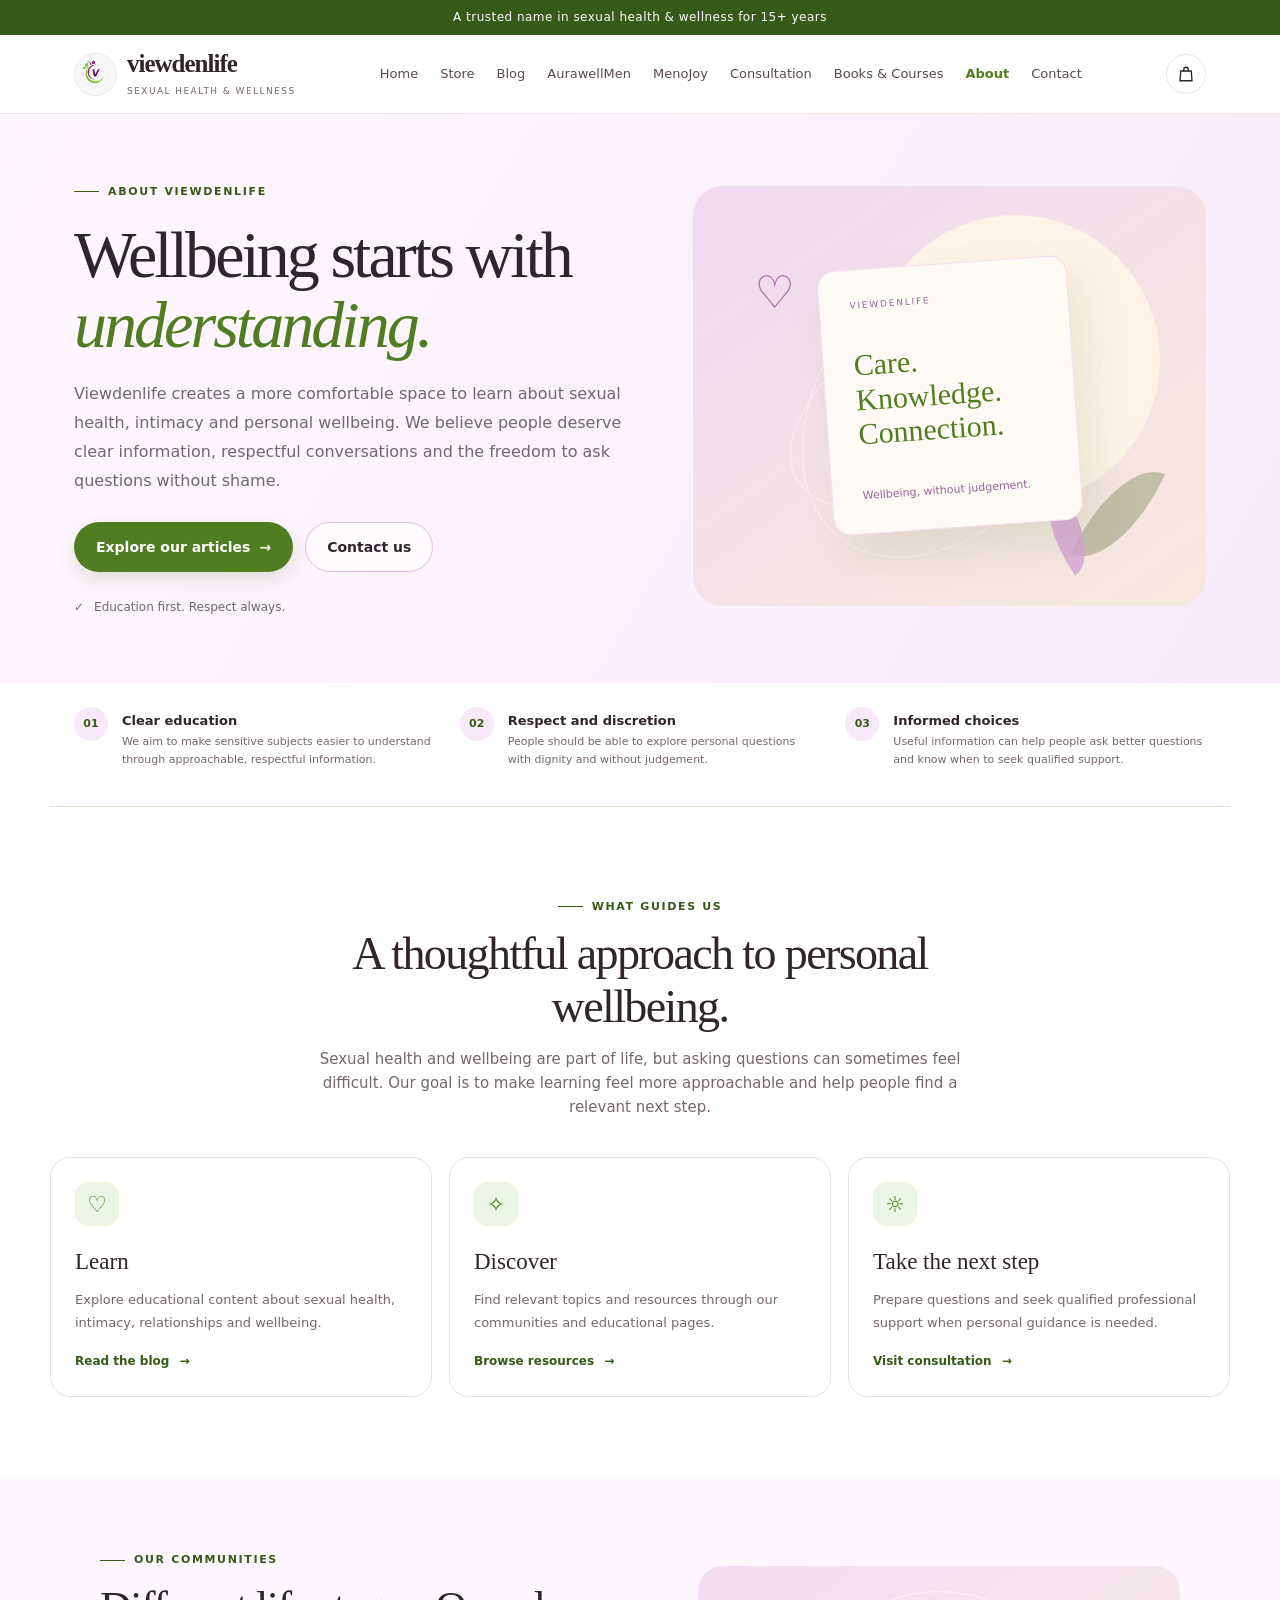
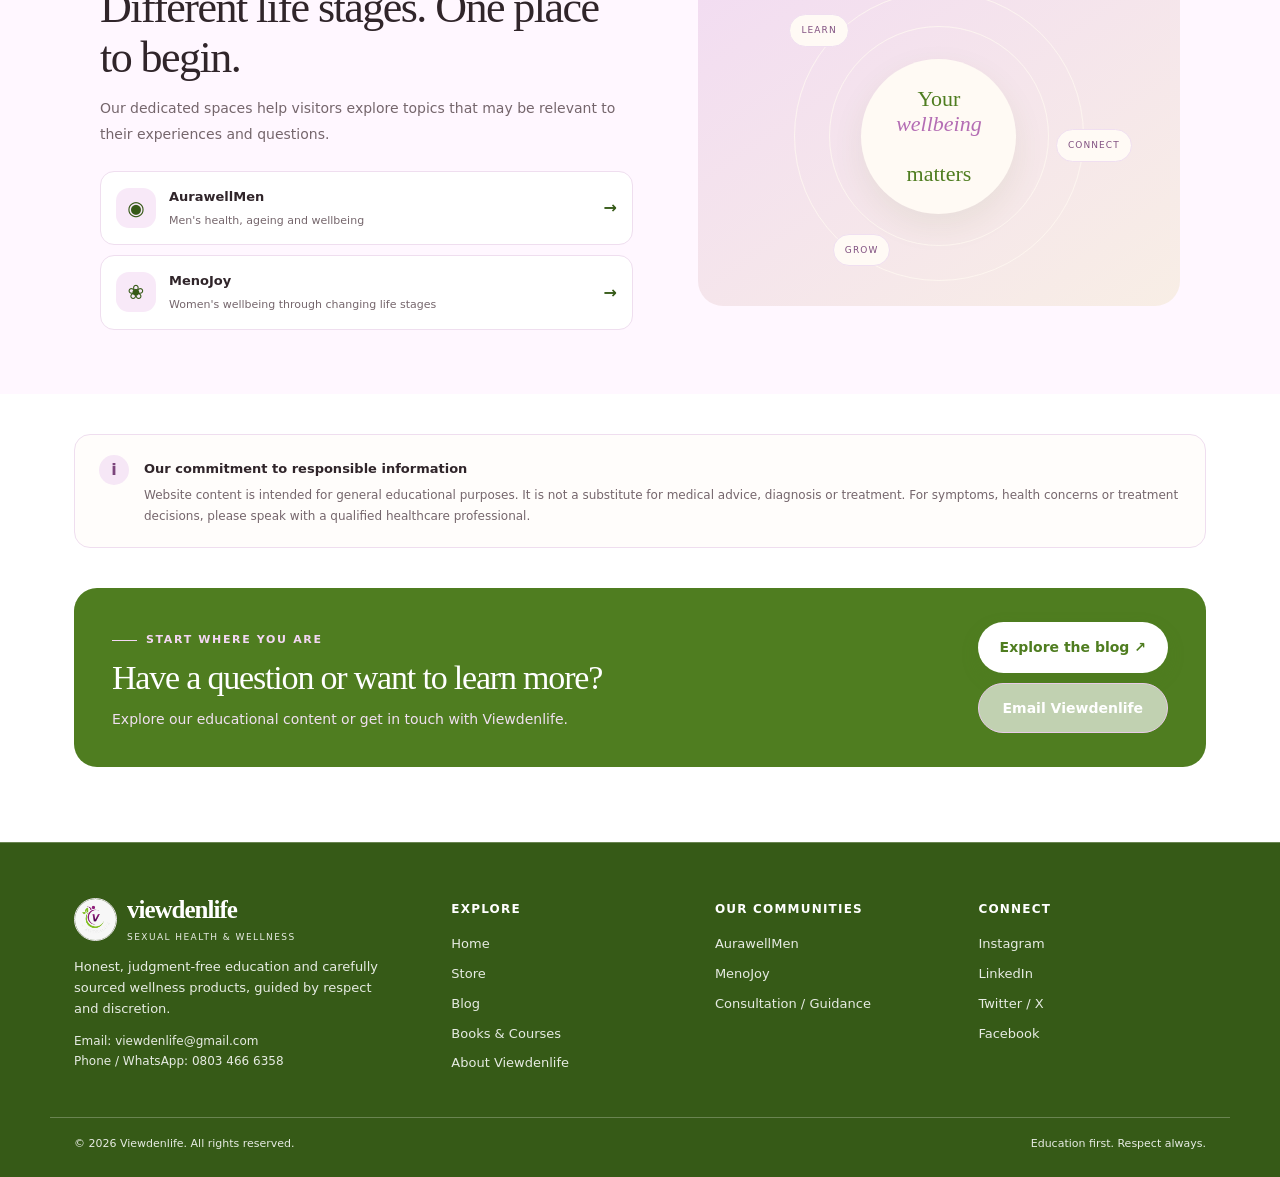
<file: about.html>
<!doctype html>
<html lang="en"><head><meta charset="utf-8"><meta name="viewport" content="width=device-width, initial-scale=1"><meta name="theme-color" content="#edf5e5"><meta name="description" content="Learn about Viewdenlife, our approach to sexual health education, wellbeing, respect and discretion."><title>About Viewdenlife | Sexual Health &amp; Wellness</title><link rel="icon" type="image/jpeg" href="images/logo.jpeg"><link rel="stylesheet" href="css/styles.css"><link rel="stylesheet" href="css/brand.css"><link rel="stylesheet" href="css/about.css"></head><body>
<div class="announcement">A trusted name in sexual health &amp; wellness for 15+ years</div>
<header class="site-header"><div class="nav-wrap"><a class="brand" href="index.html" aria-label="Viewdenlife home"><span class="brand-logo-wrap"><img class="brand-logo" src="images/logo.jpeg" alt=""></span><span><span class="brand-name">viewdenlife</span><span class="brand-tag">Sexual health &amp; wellness</span></span></a><nav class="desktop-nav" aria-label="Main navigation"><a href="index.html">Home</a><a href="store.html">Store</a><a href="blog.html">Blog</a><a href="aurawellmen.html">AurawellMen</a><a href="menojoy.html">MenoJoy</a><a href="consultation.html">Consultation</a><a href="resources.html">Books &amp; Courses</a><a class="active" href="about.html">About</a><a href="contact.html">Contact</a></nav><div class="nav-actions"><a class="icon-btn" href="store.html" aria-label="Open store"><svg width="18" height="18" viewBox="0 0 24 24" fill="none" stroke="currentColor" stroke-width="1.8"><path d="M5 8h14l1 13H4L5 8Z"/><path d="M9 9V6a3 3 0 0 1 6 0v3"/></svg></a><button class="icon-btn menu-toggle" id="menuToggle" aria-label="Open navigation" aria-expanded="false"><svg id="menuIcon" width="20" height="20" viewBox="0 0 24 24" fill="none" stroke="currentColor" stroke-width="1.8"><path d="M4 7h16M4 12h16M4 17h16"/></svg></button></div></div>
<nav class="mobile-panel" id="mobilePanel" aria-label="Mobile navigation"><a href="index.html">⌂ <span>Home</span><span class="chevron">›</span></a><a href="store.html">▢ <span>Store</span><span class="chevron">›</span></a><a href="blog.html">▤ <span>Blog</span><span class="chevron">›</span></a><a href="aurawellmen.html">◉ <span>AurawellMen</span><span class="chevron">›</span></a><a href="menojoy.html">♡ <span>MenoJoy</span><span class="chevron">›</span></a><a href="consultation.html">☏ <span>Consultation / Guidance</span><span class="chevron">›</span></a><a href="resources.html">▣ <span>Books &amp; Courses</span><span class="chevron">›</span></a><a class="current" href="about.html">ⓘ <span>About Viewdenlife</span><span class="chevron">›</span></a><a href="contact.html">✉ <span>Contact</span><span class="chevron">›</span></a></nav></header>
<main>
<section class="about-hero"><div class="about-hero-inner"><div class="about-copy"><span class="eyebrow">About Viewdenlife</span><h1>Wellbeing starts with <em>understanding.</em></h1><p>Viewdenlife creates a more comfortable space to learn about sexual health, intimacy and personal wellbeing. We believe people deserve clear information, respectful conversations and the freedom to ask questions without shame.</p><div class="about-actions"><a class="btn btn-primary" href="blog.html">Explore our articles <span>→</span></a><a class="btn btn-outline" href="consultation.html">Contact us</a></div><div class="about-trust"><span class="trust-dot">✓</span><span>Education first. Respect always.</span></div></div><div class="about-art" role="img" aria-label="Abstract blush and cream illustration representing care, connection and wellbeing"><div class="about-art-sun"></div><div class="about-art-ring ring-one"></div><div class="about-art-ring ring-two"></div><div class="about-art-card"><span>VIEWDENLIFE</span><strong>Care.<br>Knowledge.<br>Connection.</strong><i>Wellbeing, without judgement.</i></div><div class="about-art-leaf leaf-a"></div><div class="about-art-leaf leaf-b"></div><div class="about-art-heart">♡</div></div></div></section>
<section class="about-values"><div class="about-value"><span>01</span><div><strong>Clear education</strong><p>We aim to make sensitive subjects easier to understand through approachable, respectful information.</p></div></div><div class="about-value"><span>02</span><div><strong>Respect and discretion</strong><p>People should be able to explore personal questions with dignity and without judgement.</p></div></div><div class="about-value"><span>03</span><div><strong>Informed choices</strong><p>Useful information can help people ask better questions and know when to seek qualified support.</p></div></div></section>
<section class="section about-mission"><div class="section-inner"><div class="section-head"><span class="eyebrow">What guides us</span><h2>A thoughtful approach to personal wellbeing.</h2><p>Sexual health and wellbeing are part of life, but asking questions can sometimes feel difficult. Our goal is to make learning feel more approachable and help people find a relevant next step.</p></div><div class="about-pillars"><article><div class="pillar-icon">♡</div><h3>Learn</h3><p>Explore educational content about sexual health, intimacy, relationships and wellbeing.</p><a href="blog.html">Read the blog <span>→</span></a></article><article><div class="pillar-icon">✧</div><h3>Discover</h3><p>Find relevant topics and resources through our communities and educational pages.</p><a href="resources.html">Browse resources <span>→</span></a></article><article><div class="pillar-icon">☼</div><h3>Take the next step</h3><p>Prepare questions and seek qualified professional support when personal guidance is needed.</p><a href="consultation.html">Visit consultation <span>→</span></a></article></div></div></section>
<section class="about-communities"><div class="about-communities-inner"><div class="communities-copy"><span class="eyebrow">Our communities</span><h2>Different life stages. One place to begin.</h2><p>Our dedicated spaces help visitors explore topics that may be relevant to their experiences and questions.</p><div class="community-links"><a href="aurawellmen.html"><span class="community-symbol">◉</span><span><strong>AurawellMen</strong><small>Men's health, ageing and wellbeing</small></span><b>→</b></a><a href="menojoy.html"><span class="community-symbol">❀</span><span><strong>MenoJoy</strong><small>Women's wellbeing through changing life stages</small></span><b>→</b></a></div></div><div class="communities-art"><div class="community-orbit orbit-a"></div><div class="community-orbit orbit-b"></div><div class="community-center">Your<br><em>wellbeing</em><br>matters</div><span class="orbit-label label-a">LEARN</span><span class="orbit-label label-b">CONNECT</span><span class="orbit-label label-c">GROW</span></div></div></section>
<section class="about-note"><span class="note-symbol">i</span><div><strong>Our commitment to responsible information</strong><p>Website content is intended for general educational purposes. It is not a substitute for medical advice, diagnosis or treatment. For symptoms, health concerns or treatment decisions, please speak with a qualified healthcare professional.</p></div></section>
<section class="about-cta"><div><span class="eyebrow">Start where you are</span><h2>Have a question or want to learn more?</h2><p>Explore our educational content or get in touch with Viewdenlife.</p></div><div class="about-cta-actions"><a class="btn btn-primary" href="blog.html">Explore the blog ↗</a><a class="btn btn-outline" href="mailto:viewdenlife@gmail.com">Email Viewdenlife</a></div></section>
</main>
<footer class="footer"><div class="footer-main"><div class="footer-about"><a class="brand" href="index.html"><span class="brand-logo-wrap"><img class="brand-logo" src="images/logo.jpeg" alt=""></span><span><span class="brand-name">viewdenlife</span><span class="brand-tag">Sexual health &amp; wellness</span></span></a><p>Honest, judgment-free education and carefully sourced wellness products, guided by respect and discretion.</p><p style="font-size:12px">Email: <a href="mailto:viewdenlife@gmail.com">viewdenlife@gmail.com</a><br>Phone / WhatsApp: <a href="tel:+2348034666358">0803 466 6358</a></p></div><div><h4>Explore</h4><div class="footer-links"><a href="index.html">Home</a><a href="store.html">Store</a><a href="blog.html">Blog</a><a href="resources.html">Books &amp; Courses</a><a href="about.html">About Viewdenlife</a></div></div><div><h4>Our communities</h4><div class="footer-links"><a href="aurawellmen.html">AurawellMen</a><a href="menojoy.html">MenoJoy</a><a href="consultation.html">Consultation / Guidance</a></div></div><div><h4>Connect</h4><div class="footer-links"><a href="https://www.instagram.com/viewdenlife/" target="_blank" rel="noopener">Instagram</a><a href="https://www.linkedin.com/company/viewdenlife/" target="_blank" rel="noopener">LinkedIn</a><a href="https://x.com/ViewdenL1FE" target="_blank" rel="noopener">Twitter / X</a><a href="https://www.facebook.com/share/1FNKWxVQ1y/" target="_blank" rel="noopener">Facebook</a></div></div></div><div class="footer-bottom"><span>© <span id="year"></span> Viewdenlife. All rights reserved.</span><span>Education first. Respect always.</span></div></footer><script src="js/about.js" defer></script></body></html>
</file>
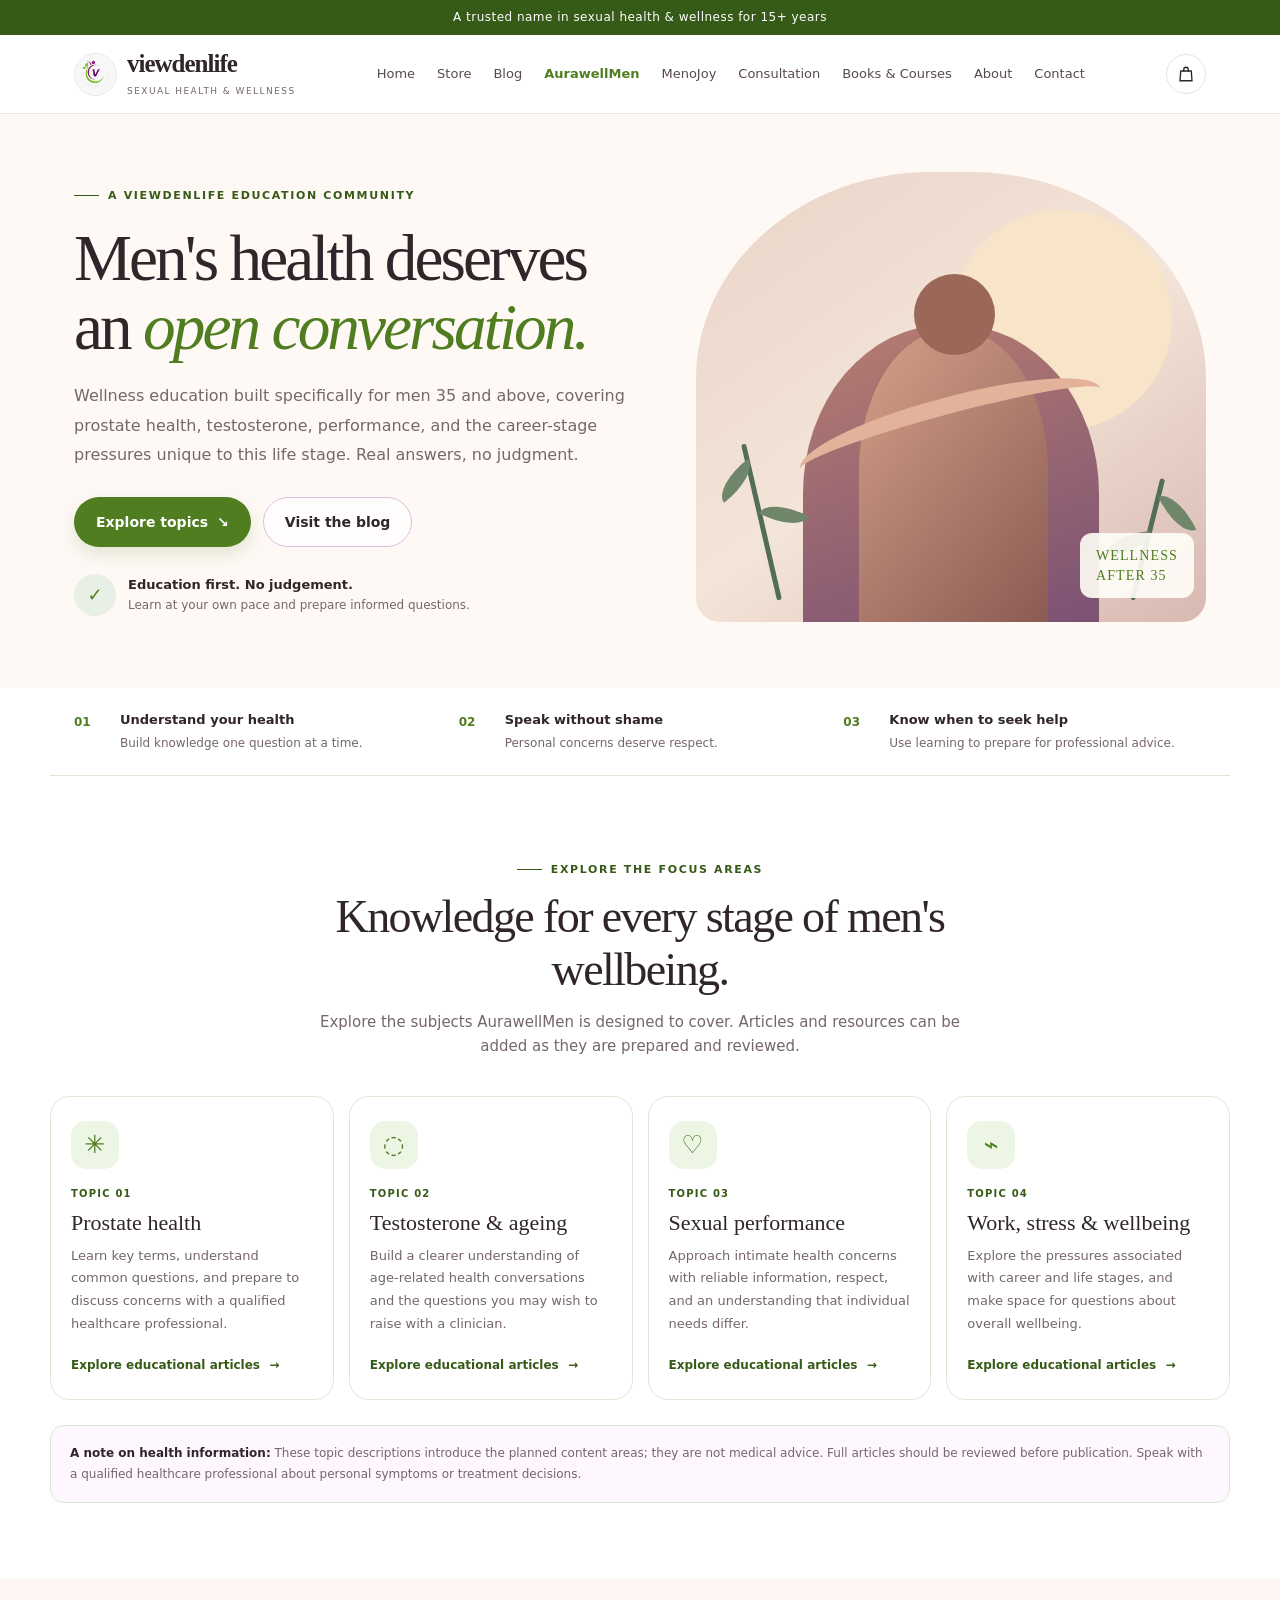
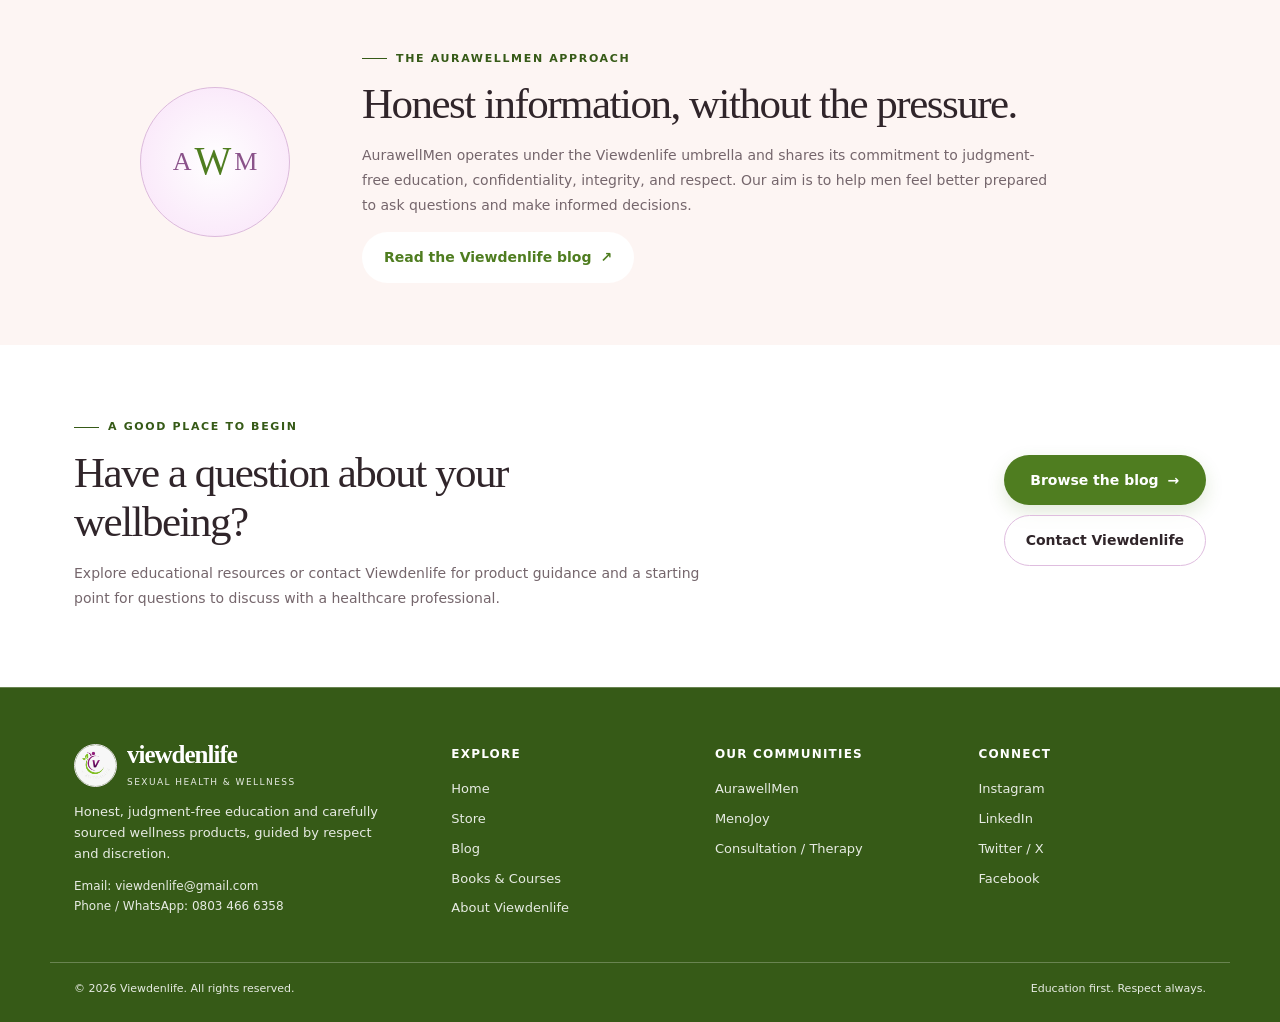
<file: aurawellmen.html>
<!doctype html>
<html lang="en"><head><meta charset="utf-8"><meta name="viewport" content="width=device-width, initial-scale=1"><meta name="theme-color" content="#edf5e5"><meta name="description" content="Men's wellness education for ages 35+, covering prostate health, testosterone, performance and career-stage pressures—with no judgment."><title>AurawellMen | Viewdenlife</title><link rel="icon" type="image/jpeg" href="images/logo.jpeg"><link rel="stylesheet" href="css/styles.css"><link rel="stylesheet" href="css/brand.css"><link rel="stylesheet" href="css/aurawellmen.css"></head><body>
<div class="announcement">A trusted name in sexual health &amp; wellness for 15+ years</div>
<header class="site-header"><div class="nav-wrap"><a class="brand" href="index.html" aria-label="Viewdenlife home"><span class="brand-logo-wrap"><img class="brand-logo" src="images/logo.jpeg" alt=""></span><span><span class="brand-name">viewdenlife</span><span class="brand-tag">Sexual health &amp; wellness</span></span></a><nav class="desktop-nav" aria-label="Main navigation"><a href="index.html">Home</a><a href="store.html">Store</a><a href="blog.html">Blog</a><a class="active" href="aurawellmen.html">AurawellMen</a><a href="menojoy.html">MenoJoy</a><a href="consultation.html">Consultation</a><a href="resources.html">Books &amp; Courses</a><a href="about.html">About</a><a href="contact.html">Contact</a></nav><div class="nav-actions"><a class="icon-btn" href="store.html" aria-label="Open store"><svg width="18" height="18" viewBox="0 0 24 24" fill="none" stroke="currentColor" stroke-width="1.8"><path d="M5 8h14l1 13H4L5 8Z"/><path d="M9 9V6a3 3 0 0 1 6 0v3"/></svg></a><button class="icon-btn menu-toggle" id="menuToggle" aria-label="Open navigation" aria-expanded="false"><svg id="menuIcon" width="20" height="20" viewBox="0 0 24 24" fill="none" stroke="currentColor" stroke-width="1.8"><path d="M4 7h16M4 12h16M4 17h16"/></svg></button></div></div>
<nav class="mobile-panel" id="mobilePanel" aria-label="Mobile navigation"><a href="index.html">⌂ <span>Home</span><span class="chevron">›</span></a><a href="store.html">▢ <span>Store</span><span class="chevron">›</span></a><a href="blog.html">▤ <span>Blog</span><span class="chevron">›</span></a><a class="current" href="aurawellmen.html">◉ <span>AurawellMen</span><span class="chevron">›</span></a><a href="menojoy.html">♡ <span>MenoJoy</span><span class="chevron">›</span></a><a href="index.html#consult">☏ <span>Consultation / Therapy</span><span class="chevron">›</span></a><a href="resources.html">▣ <span>Books &amp; Courses</span><span class="chevron">›</span></a><a href="about.html">ⓘ <span>About Viewdenlife</span><span class="chevron">›</span></a><a href="contact.html">✉ <span>Contact</span><span class="chevron">›</span></a></nav></header>
<main><section class="aw-hero"><div class="aw-hero-inner"><div class="aw-copy"><span class="eyebrow">A Viewdenlife education community</span><h1>Men's health deserves an <em>open conversation.</em></h1><p>Wellness education built specifically for men 35 and above, covering prostate health, testosterone, performance, and the career-stage pressures unique to this life stage. Real answers, no judgment.</p><div class="aw-actions"><a class="btn btn-primary" href="#topics">Explore topics <span>↘</span></a><a class="btn btn-outline" href="blog.html">Visit the blog</a></div><div class="aw-note"><span class="aw-note-mark">✓</span><span><strong>Education first. No judgement.</strong><br>Learn at your own pace and prepare informed questions.</span></div></div><div class="aw-art" role="img" aria-label="Abstract warm-toned editorial illustration for men's wellness"><div class="aw-sun"></div><div class="aw-arch"></div><div class="aw-figure"><span></span></div><div class="aw-plant plant-one"></div><div class="aw-plant plant-two"></div><div class="aw-art-label">WELLNESS<br>AFTER 35</div></div></div></section>
<section class="aw-principles"><div class="aw-principle"><span>01</span><strong>Understand your health</strong><small>Build knowledge one question at a time.</small></div><div class="aw-principle"><span>02</span><strong>Speak without shame</strong><small>Personal concerns deserve respect.</small></div><div class="aw-principle"><span>03</span><strong>Know when to seek help</strong><small>Use learning to prepare for professional advice.</small></div></section>
<section class="aw-topics section" id="topics"><div class="section-inner"><div class="section-head"><span class="eyebrow">Explore the focus areas</span><h2>Knowledge for every stage of men's wellbeing.</h2><p>Explore the subjects AurawellMen is designed to cover. Articles and resources can be added as they are prepared and reviewed.</p></div><div class="aw-topic-grid"><article class="aw-topic"><div class="aw-topic-icon">✳</div><span class="topic-label">Topic 01</span><h3>Prostate health</h3><p>Learn key terms, understand common questions, and prepare to discuss concerns with a qualified healthcare professional.</p><a href="blog.html">Explore educational articles <span>→</span></a></article><article class="aw-topic"><div class="aw-topic-icon">◌</div><span class="topic-label">Topic 02</span><h3>Testosterone &amp; ageing</h3><p>Build a clearer understanding of age-related health conversations and the questions you may wish to raise with a clinician.</p><a href="blog.html">Explore educational articles <span>→</span></a></article><article class="aw-topic"><div class="aw-topic-icon">♡</div><span class="topic-label">Topic 03</span><h3>Sexual performance</h3><p>Approach intimate health concerns with reliable information, respect, and an understanding that individual needs differ.</p><a href="blog.html">Explore educational articles <span>→</span></a></article><article class="aw-topic"><div class="aw-topic-icon">⌁</div><span class="topic-label">Topic 04</span><h3>Work, stress &amp; wellbeing</h3><p>Explore the pressures associated with career and life stages, and make space for questions about overall wellbeing.</p><a href="blog.html">Explore educational articles <span>→</span></a></article></div><p class="aw-editorial"><strong>A note on health information:</strong> These topic descriptions introduce the planned content areas; they are not medical advice. Full articles should be reviewed before publication. Speak with a qualified healthcare professional about personal symptoms or treatment decisions.</p></div></section>
<section class="aw-approach"><div class="aw-approach-inner"><div class="aw-emblem">A<span>W</span>M</div><div><span class="eyebrow">The AurawellMen approach</span><h2>Honest information, without the pressure.</h2><p>AurawellMen operates under the Viewdenlife umbrella and shares its commitment to judgment-free education, confidentiality, integrity, and respect. Our aim is to help men feel better prepared to ask questions and make informed decisions.</p><a class="btn btn-light" href="blog.html">Read the Viewdenlife blog <span>↗</span></a></div></div></section>
<section class="aw-cta"><div><span class="eyebrow">A good place to begin</span><h2>Have a question about your wellbeing?</h2><p>Explore educational resources or contact Viewdenlife for product guidance and a starting point for questions to discuss with a healthcare professional.</p></div><div class="aw-cta-actions"><a class="btn btn-primary" href="blog.html">Browse the blog <span>→</span></a><a class="btn btn-outline" href="index.html#consult">Contact Viewdenlife</a></div></section></main>
<footer class="footer"><div class="footer-main"><div class="footer-about"><a class="brand" href="index.html"><span class="brand-logo-wrap"><img class="brand-logo" src="images/logo.jpeg" alt=""></span><span><span class="brand-name">viewdenlife</span><span class="brand-tag">Sexual health &amp; wellness</span></span></a><p>Honest, judgment-free education and carefully sourced wellness products, guided by respect and discretion.</p><p style="font-size:12px">Email: <a href="mailto:viewdenlife@gmail.com">viewdenlife@gmail.com</a><br>Phone / WhatsApp: <a href="tel:+2348034666358">0803 466 6358</a></p></div><div><h4>Explore</h4><div class="footer-links"><a href="index.html">Home</a><a href="store.html">Store</a><a href="blog.html">Blog</a><a href="resources.html">Books &amp; Courses</a><a href="about.html">About Viewdenlife</a></div></div><div><h4>Our communities</h4><div class="footer-links"><a href="aurawellmen.html">AurawellMen</a><a href="menojoy.html">MenoJoy</a><a href="consultation.html">Consultation / Therapy</a></div></div><div><h4>Connect</h4><div class="footer-links"><a href="https://www.instagram.com/viewdenlife/" target="_blank" rel="noopener">Instagram</a><a href="https://www.linkedin.com/company/viewdenlife/" target="_blank" rel="noopener">LinkedIn</a><a href="https://x.com/ViewdenL1FE" target="_blank" rel="noopener">Twitter / X</a><a href="https://www.facebook.com/share/1FNKWxVQ1y/" target="_blank" rel="noopener">Facebook</a></div></div></div><div class="footer-bottom"><span>© <span id="year"></span> Viewdenlife. All rights reserved.</span><span>Education first. Respect always.</span></div></footer><script src="js/aurawellmen.js" defer></script></body></html>
</file>
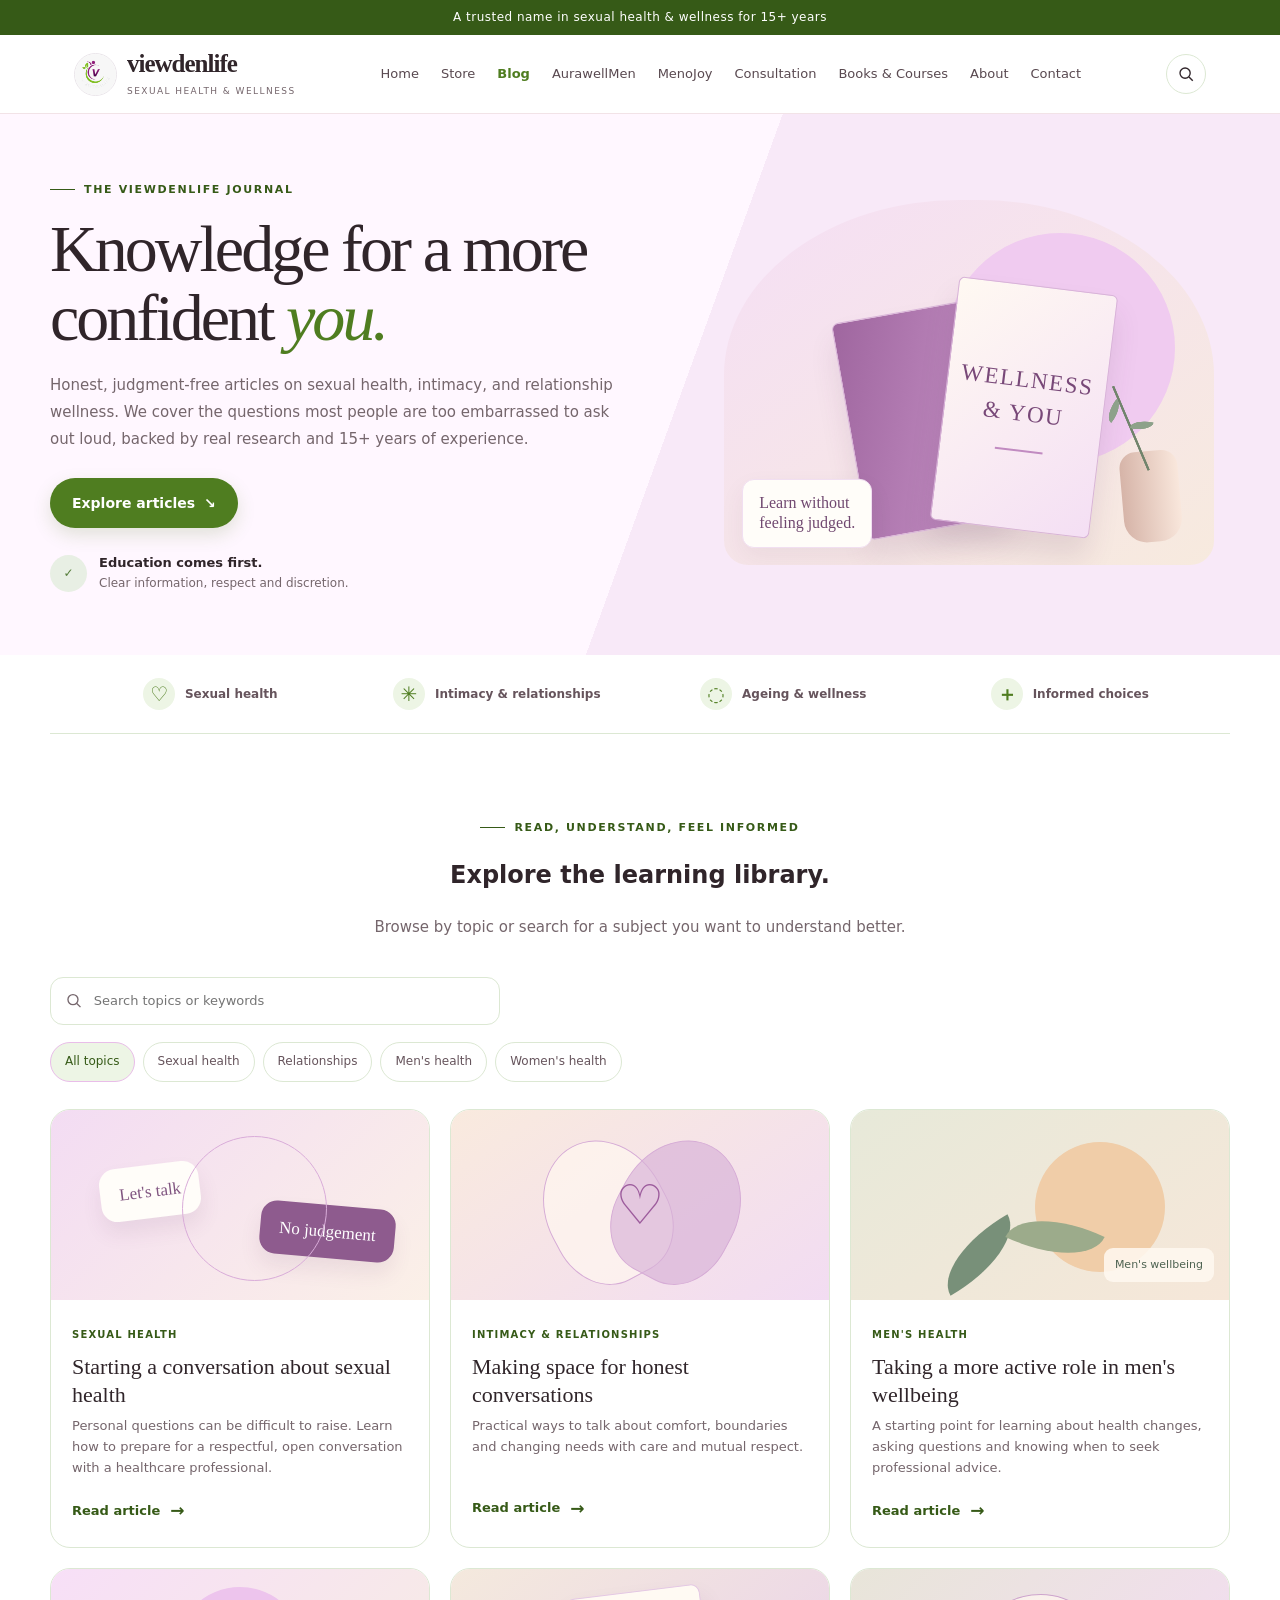
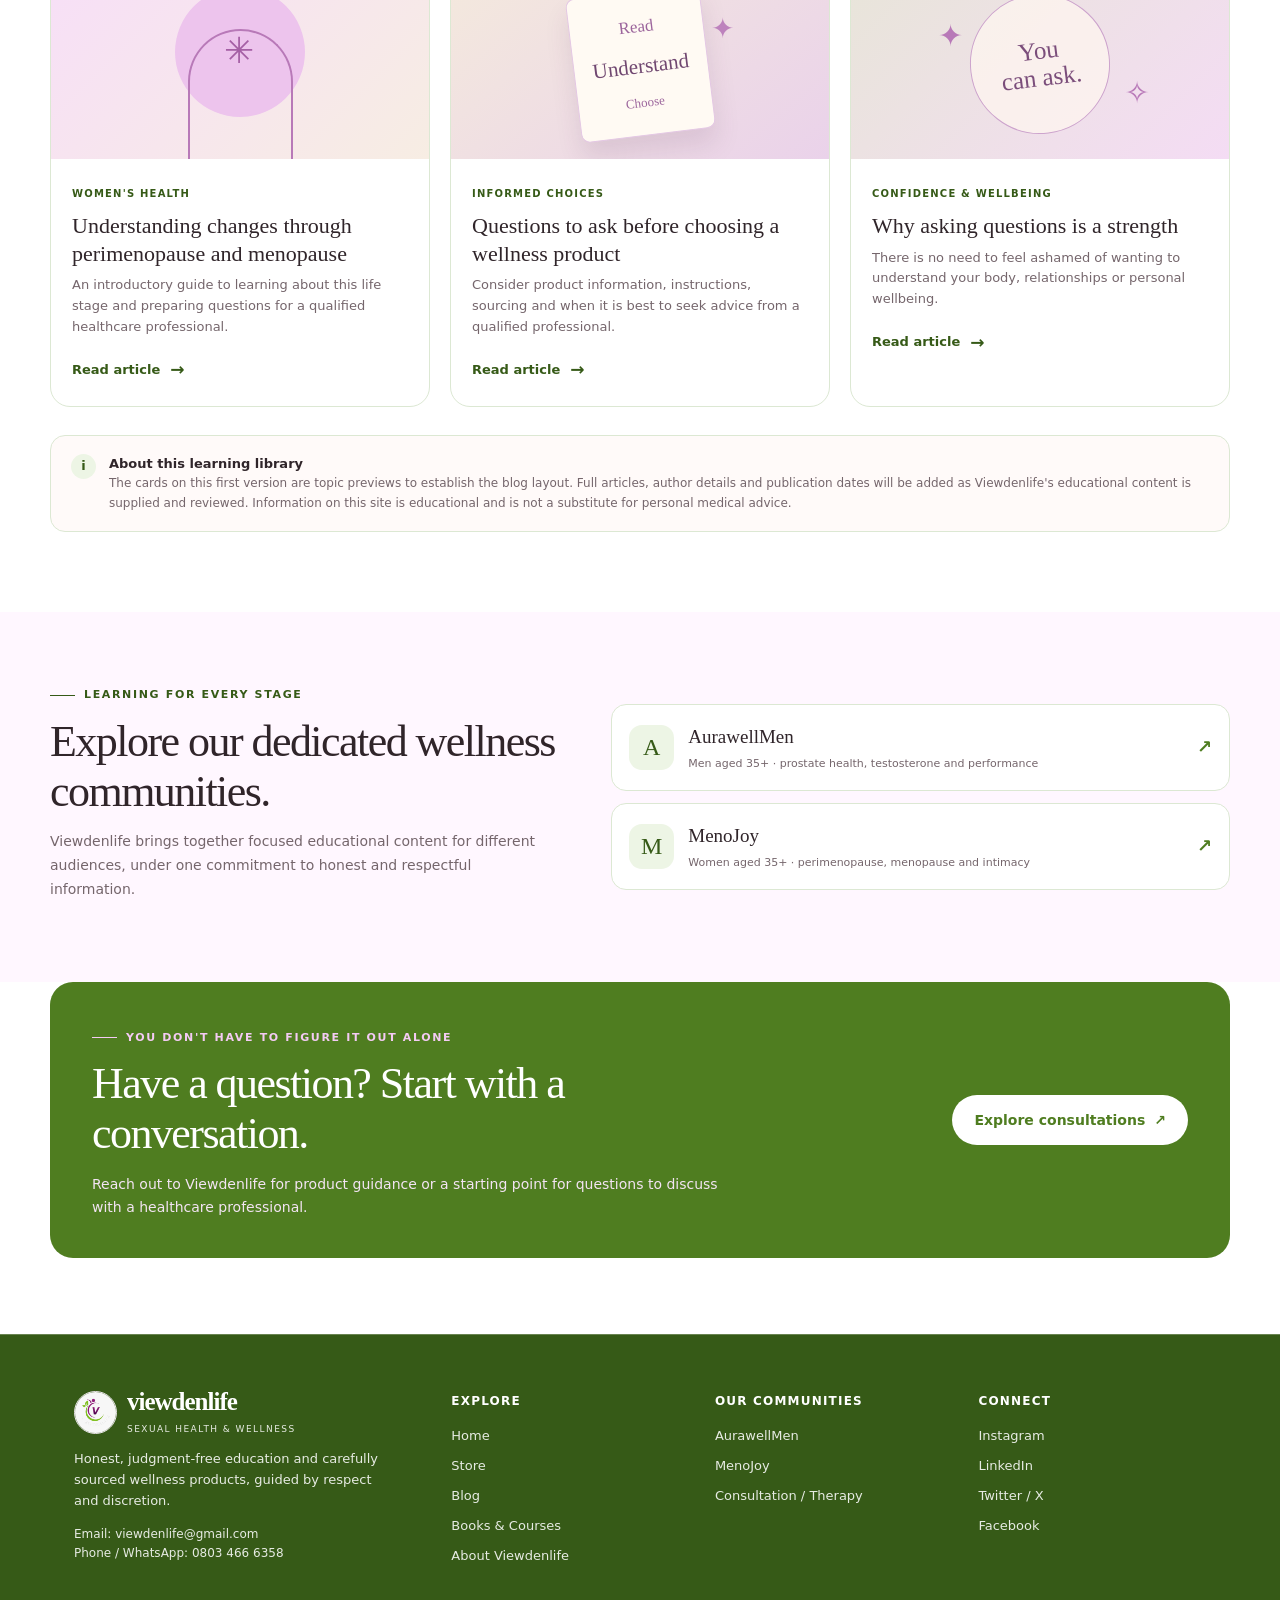
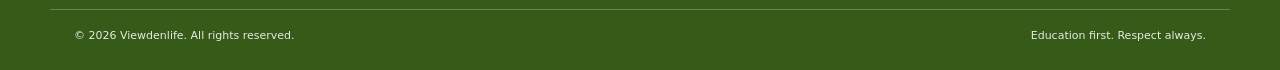
<file: blog.html>
<!doctype html>
<html lang="en">
<head>
  <meta charset="utf-8">
  <meta name="viewport" content="width=device-width, initial-scale=1">
  <meta name="theme-color" content="#edf5e5">
  <meta name="description" content="Read research-backed, judgment-free articles on sexual health, intimacy and relationships, informed by 15+ years of experience.">
  <title>Blog & Learning | Viewdenlife</title>
  <link rel="icon" type="image/jpeg" href="images/logo.jpeg"><link rel="stylesheet" href="css/styles.css"><link rel="stylesheet" href="css/brand.css">
  <link rel="stylesheet" href="css/blog.css">
</head>
<body>
  <div class="announcement">A trusted name in sexual health &amp; wellness for 15+ years</div>
  <header class="site-header">
    <div class="nav-wrap">
      <a class="brand" href="index.html" aria-label="Viewdenlife home"><span class="brand-logo-wrap"><img class="brand-logo" src="images/logo.jpeg" alt=""></span><span><span class="brand-name">viewdenlife</span><span class="brand-tag">Sexual health &amp; wellness</span></span></a>
      <nav class="desktop-nav" aria-label="Main navigation"><a href="index.html">Home</a><a href="store.html">Store</a><a class="active" href="blog.html">Blog</a><a href="aurawellmen.html">AurawellMen</a><a href="menojoy.html">MenoJoy</a><a href="consultation.html">Consultation</a><a href="resources.html">Books &amp; Courses</a><a href="about.html">About</a><a href="contact.html">Contact</a></nav>
      <div class="nav-actions"><a class="icon-btn blog-search-jump" href="#articleLibrary" aria-label="Search articles"><svg width="18" height="18" viewBox="0 0 24 24" fill="none" stroke="currentColor" stroke-width="1.8"><circle cx="10.8" cy="10.8" r="6.8"/><path d="m16 16 5 5"/></svg></a><button class="icon-btn menu-toggle" id="menuToggle" aria-label="Open navigation" aria-expanded="false"><svg width="20" height="20" viewBox="0 0 24 24" fill="none" stroke="currentColor" stroke-width="1.8"><path d="M4 7h16M4 12h16M4 17h16"/></svg></button></div>
    </div>
    <nav class="mobile-panel" id="mobilePanel" aria-label="Mobile navigation">
      <a href="index.html"><svg viewBox="0 0 24 24" width="20" height="20" fill="none" stroke="currentColor" stroke-width="1.8"><path d="m3 10 9-7 9 7v10h-6v-7H9v7H4V10Z"/></svg>Home <span class="chevron">›</span></a>
      <a href="store.html"><svg viewBox="0 0 24 24" width="20" height="20" fill="none" stroke="currentColor" stroke-width="1.8"><path d="M5 8h14l1 13H4L5 8Z"/><path d="M9 9V6a3 3 0 0 1 6 0v3"/></svg>Store <span class="chevron">›</span></a>
      <a class="current" href="blog.html"><svg viewBox="0 0 24 24" width="20" height="20" fill="none" stroke="currentColor" stroke-width="1.8"><path d="M6 3h12a2 2 0 0 1 2 2v16H6a3 3 0 0 1-3-3V6a3 3 0 0 1 3-3Z"/><path d="M7 8h9M7 12h9M7 16h6"/></svg>Blog <span class="chevron">›</span></a>
      <a href="aurawellmen.html"><svg viewBox="0 0 24 24" width="20" height="20" fill="none" stroke="currentColor" stroke-width="1.8"><circle cx="12" cy="7" r="4"/><path d="M4 21v-2a8 8 0 0 1 16 0v2"/></svg>AurawellMen <span class="chevron">›</span></a>
      <a href="menojoy.html"><svg viewBox="0 0 24 24" width="20" height="20" stroke="currentColor" stroke-width="1.8" fill="none"><path d="M12 21s-8-4.5-8-11a4.5 4.5 0 0 1 8-2.8A4.5 4.5 0 0 1 20 10c0 6.5-8 11-8 11Z"/></svg>MenoJoy <span class="chevron">›</span></a>
      <a href="index.html#consult"><svg viewBox="0 0 24 24" width="20" height="20" stroke="currentColor" stroke-width="1.8" fill="none"><path d="M21 11.5a8.4 8.4 0 0 1-.9 3.8 8.5 8.5 0 0 1-7.6 4.7 8.4 8.4 0 0 1-3.8-.9L3 21l1.9-5.7a8.4 8.4 0 0 1-.9-3.8 8.5 8.5 0 0 1 4.7-7.6 8.4 8.4 0 0 1 3.8-.9h.5a8.5 8.5 0 0 1 8 8Z"/></svg>Consultation / Therapy <span class="chevron">›</span></a>
      <a href="resources.html"><svg viewBox="0 0 24 24" width="20" height="20" stroke="currentColor" stroke-width="1.8" fill="none"><path d="M3 5.5A2.5 2.5 0 0 1 5.5 3H12v18H5.5A2.5 2.5 0 0 0 3 23V5.5Z"/><path d="M21 5.5A2.5 2.5 0 0 0 18.5 3H12v18h6.5a2.5 2.5 0 0 1 2.5 2V5.5Z"/></svg>Books &amp; Courses <span class="chevron">›</span></a>
    <a href="about.html">ⓘ <span>About Viewdenlife</span><span class="chevron">›</span></a><a href="contact.html">✉ <span>Contact</span><span class="chevron">›</span></a></nav>
  </header>

  <main>
    <section class="blog-hero">
      <div class="blog-hero-copy"><span class="eyebrow">The Viewdenlife journal</span><h1>Knowledge for a more confident <em>you.</em></h1><p>Honest, judgment-free articles on sexual health, intimacy, and relationship wellness. We cover the questions most people are too embarrassed to ask out loud, backed by real research and 15+ years of experience.</p><a class="btn btn-primary" href="#articleLibrary">Explore articles <span>↘</span></a><div class="blog-promise"><span class="promise-mark">✓</span><span><strong>Education comes first.</strong><br>Clear information, respect and discretion.</span></div></div>
      <div class="blog-hero-art" role="img" aria-label="Books, notebook and flowers representing learning and wellbeing"><div class="hero-sun"></div><div class="hero-book book-back"></div><div class="hero-book book-front"><span>WELLNESS<br>&amp; YOU</span><i></i></div><div class="hero-vase"><span></span><span></span><span></span></div><div class="hero-art-note">Learn without<br>feeling judged.</div></div>
    </section>

    <section class="blog-topics" aria-label="Learning topics"><div class="topic-item"><span class="topic-icon">♡</span><span>Sexual health</span></div><div class="topic-item"><span class="topic-icon">✳</span><span>Intimacy &amp; relationships</span></div><div class="topic-item"><span class="topic-icon">◌</span><span>Ageing &amp; wellness</span></div><div class="topic-item"><span class="topic-icon">＋</span><span>Informed choices</span></div></section>

    <section class="article-section" id="articleLibrary">
      <div class="blog-container">
        <div class="section-head"><span class="eyebrow">Read, understand, feel informed</span><h2>Explore the learning library.</h2><p>Browse by topic or search for a subject you want to understand better.</p></div>
        <div class="article-tools"><label class="article-search"><svg width="19" height="19" viewBox="0 0 24 24" fill="none" stroke="currentColor" stroke-width="1.8"><circle cx="10.8" cy="10.8" r="6.8"/><path d="m16 16 5 5"/></svg><input type="search" id="articleSearch" placeholder="Search topics or keywords" aria-label="Search articles"></label><div class="topic-filters" role="group" aria-label="Filter articles"><button class="topic-filter selected" data-filter="all">All topics</button><button class="topic-filter" data-filter="sexual-health">Sexual health</button><button class="topic-filter" data-filter="relationships">Relationships</button><button class="topic-filter" data-filter="mens-health">Men's health</button><button class="topic-filter" data-filter="womens-health">Women's health</button></div></div>
        <div class="article-grid" id="articleGrid">
          <article class="article-card" data-topic="sexual-health" data-search="sexual health start conversation questions doctor wellbeing"><div class="article-art art-conversation"><span class="art-speech speech-one">Let's talk</span><span class="art-speech speech-two">No judgement</span><span class="art-orbit"></span></div><div class="article-content"><span class="article-category">Sexual health</span><h3>Starting a conversation about sexual health</h3><p>Personal questions can be difficult to raise. Learn how to prepare for a respectful, open conversation with a healthcare professional.</p><button class="read-link" data-title="Starting a conversation about sexual health">Read article <span>→</span></button></div></article>
          <article class="article-card" data-topic="relationships" data-search="intimacy relationships communication trust partners wellbeing"><div class="article-art art-connection"><div class="connection-shape shape-a"></div><div class="connection-shape shape-b"></div><span class="art-center-heart">♡</span></div><div class="article-content"><span class="article-category">Intimacy &amp; relationships</span><h3>Making space for honest conversations</h3><p>Practical ways to talk about comfort, boundaries and changing needs with care and mutual respect.</p><button class="read-link" data-title="Making space for honest conversations">Read article <span>→</span></button></div></article>
          <article class="article-card" data-topic="mens-health" data-search="men health age 35 prostate health testosterone questions doctor"><div class="article-art art-mens"><div class="art-sun"></div><div class="art-leaf leaf-one"></div><div class="art-leaf leaf-two"></div><span class="art-label">Men's wellbeing</span></div><div class="article-content"><span class="article-category">Men's health</span><h3>Taking a more active role in men's wellbeing</h3><p>A starting point for learning about health changes, asking questions and knowing when to seek professional advice.</p><button class="read-link" data-title="Taking a more active role in men's wellbeing">Read article <span>→</span></button></div></article>
          <article class="article-card" data-topic="womens-health" data-search="women health perimenopause menopause physical emotional changes intimacy"><div class="article-art art-womens"><div class="womens-sun"></div><div class="womens-arch"></div><span class="womens-flower">✳</span></div><div class="article-content"><span class="article-category">Women's health</span><h3>Understanding changes through perimenopause and menopause</h3><p>An introductory guide to learning about this life stage and preparing questions for a qualified healthcare professional.</p><button class="read-link" data-title="Understanding changes through perimenopause and menopause">Read article <span>→</span></button></div></article>
          <article class="article-card" data-topic="sexual-health" data-search="products wellness safety labels instructions supplier questions informed choice"><div class="article-art art-informed"><div class="info-card"><span>Read</span><b>Understand</b><i>Choose</i></div><span class="info-spark">✦</span></div><div class="article-content"><span class="article-category">Informed choices</span><h3>Questions to ask before choosing a wellness product</h3><p>Consider product information, instructions, sourcing and when it is best to seek advice from a qualified professional.</p><button class="read-link" data-title="Questions to ask before choosing a wellness product">Read article <span>→</span></button></div></article>
          <article class="article-card" data-topic="relationships" data-search="confidence stigma shame judgement questions support emotional wellbeing"><div class="article-art art-confidence"><div class="confidence-circle">You<br>can ask.</div><span class="confidence-star star-one">✦</span><span class="confidence-star star-two">✧</span></div><div class="article-content"><span class="article-category">Confidence &amp; wellbeing</span><h3>Why asking questions is a strength</h3><p>There is no need to feel ashamed of wanting to understand your body, relationships or personal wellbeing.</p><button class="read-link" data-title="Why asking questions is a strength">Read article <span>→</span></button></div></article>
        </div>
        <p class="article-empty" id="articleEmpty" hidden>No topics match your search. Try another keyword or select All topics.</p>
        <div class="editorial-note"><span class="note-symbol">i</span><p><strong>About this learning library</strong><br>The cards on this first version are topic previews to establish the blog layout. Full articles, author details and publication dates will be added as Viewdenlife's educational content is supplied and reviewed. Information on this site is educational and is not a substitute for personal medical advice.</p></div>
      </div>
    </section>

    <section class="vertical-feature"><div class="blog-container vertical-feature-inner"><div><span class="eyebrow">Learning for every stage</span><h2>Explore our dedicated wellness communities.</h2><p>Viewdenlife brings together focused educational content for different audiences, under one commitment to honest and respectful information.</p></div><div class="vertical-links"><a href="aurawellmen.html"><span class="vertical-initial">A</span><span><strong>AurawellMen</strong><small>Men aged 35+ · prostate health, testosterone and performance</small></span><b>↗</b></a><a href="menojoy.html"><span class="vertical-initial">M</span><span><strong>MenoJoy</strong><small>Women aged 35+ · perimenopause, menopause and intimacy</small></span><b>↗</b></a></div></div></section>

    <section class="blog-cta"><div class="blog-cta-inner"><div><span class="eyebrow">You don't have to figure it out alone</span><h2>Have a question? Start with a conversation.</h2><p>Reach out to Viewdenlife for product guidance or a starting point for questions to discuss with a healthcare professional.</p></div><a class="btn btn-light" href="index.html#consult">Explore consultations <span>↗</span></a></div></section>
  </main>

  <footer class="footer"><div class="footer-main"><div class="footer-about"><a class="brand" href="index.html"><span class="brand-logo-wrap"><img class="brand-logo" src="images/logo.jpeg" alt=""></span><span><span class="brand-name">viewdenlife</span><span class="brand-tag">Sexual health &amp; wellness</span></span></a><p>Honest, judgment-free education and carefully sourced wellness products, guided by respect and discretion.</p><p style="font-size:12px">Email: <a href="mailto:viewdenlife@gmail.com">viewdenlife@gmail.com</a><br>Phone / WhatsApp: <a href="tel:+2348034666358">0803 466 6358</a></p></div><div><h4>Explore</h4><div class="footer-links"><a href="index.html">Home</a><a href="store.html">Store</a><a href="blog.html">Blog</a><a href="resources.html">Books &amp; Courses</a><a href="about.html">About Viewdenlife</a></div></div><div><h4>Our communities</h4><div class="footer-links"><a href="aurawellmen.html">AurawellMen</a><a href="menojoy.html">MenoJoy</a><a href="consultation.html">Consultation / Therapy</a></div></div><div><h4>Connect</h4><div class="footer-links"><a href="https://www.instagram.com/viewdenlife/" target="_blank" rel="noopener">Instagram</a><a href="https://www.linkedin.com/company/viewdenlife/" target="_blank" rel="noopener">LinkedIn</a><a href="https://x.com/ViewdenL1FE" target="_blank" rel="noopener">Twitter / X</a><a href="https://www.facebook.com/share/1FNKWxVQ1y/" target="_blank" rel="noopener">Facebook</a></div></div></div><div class="footer-bottom"><span>© <span id="year"></span> Viewdenlife. All rights reserved.</span><span>Education first. Respect always.</span></div></footer>
  <div class="notice" id="notice" role="status" aria-live="polite"></div>
  <script src="js/blog.js" defer></script>
</body>
</html>
</file>
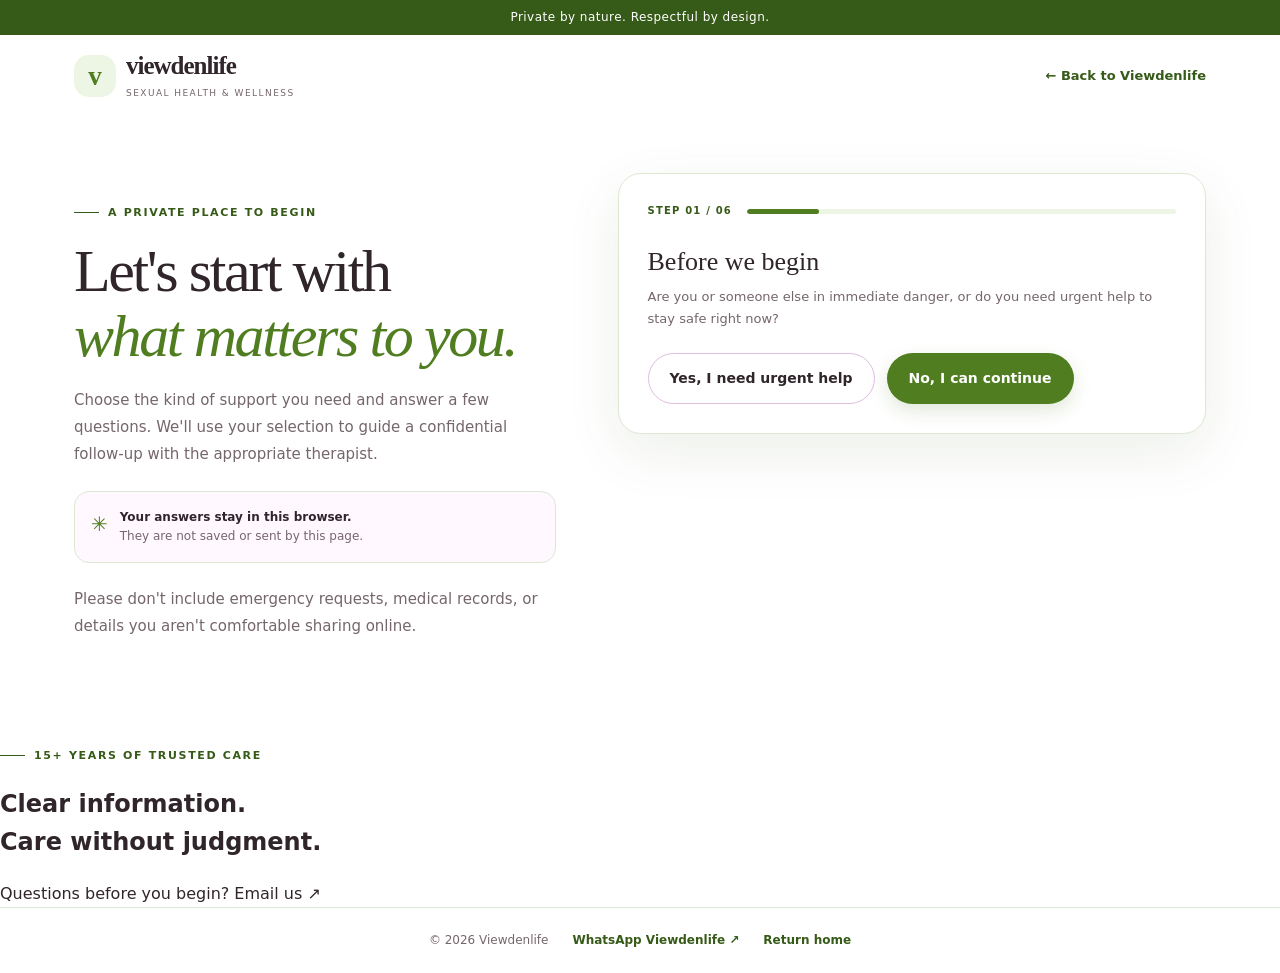
<file: consultation.html>
<!doctype html>
<html lang="en">
<head>
  <meta charset="utf-8">
  <meta name="viewport" content="width=device-width, initial-scale=1">
  <meta name="theme-color" content="#fff8f7">
  <meta name="description" content="Arrange a confidential session with Kemi Fawole or get matched with a vetted therapist for family, relationship or clinical concerns.">
  <title>Private Consultation | Viewdenlife</title>
  <link rel="stylesheet" href="css/styles.css">
  <link rel="stylesheet" href="css/consultation.css">
  <script src="js/consultation.js" defer></script>
</head>
<body class="consultation-page">
  <div class="announcement">Private by nature. Respectful by design.</div>
  <header class="consultation-header">
    <a class="brand" href="index.html" aria-label="Viewdenlife home"><span class="brand-mark">v</span><span><span class="brand-name">viewdenlife</span><span class="brand-tag">Sexual health &amp; wellness</span></span></a>
    <a class="back-home" href="index.html">← <span>Back to Viewdenlife</span></a>
  </header>
  <main>
    <section class="consultation-intro">
      <div class="intro-copy"><span class="eyebrow">A private place to begin</span><h1>Let's start with<br><em>what matters to you.</em></h1><p>Choose the kind of support you need and answer a few questions. We'll use your selection to guide a confidential follow-up with the appropriate therapist.</p><div class="privacy-note"><span aria-hidden="true">✳</span><span><strong>Your answers stay in this browser.</strong><br>They are not saved or sent by this page.</span></div><p class="form-hint">Please don't include emergency requests, medical records, or details you aren't comfortable sharing online.</p></div>
      <div class="consultation-form-wrap">
        <div class="form-progress" aria-live="polite"><span data-step-label>STEP 01 / 06</span><span class="progress-track"><i data-step-progress></i></span></div>
        <form data-consultation-form novalidate>
          <section class="flow-step" data-flow-step="safety">
            <h2>Before we begin</h2>
            <p class="form-hint">Are you or someone else in immediate danger, or do you need urgent help to stay safe right now?</p>
            <div class="form-actions safety-actions"><button class="btn btn-outline" type="button" data-safety="yes">Yes, I need urgent help</button><button class="btn btn-primary" type="button" data-safety="no">No, I can continue</button></div>
            <div class="safety-stop" data-safety-stop hidden role="alert"><strong>This booking form is not monitored for emergencies.</strong><p>Please contact your local emergency services or go to the nearest emergency department now. Do not use this form to request urgent help.</p></div>
          </section>
          <section class="flow-step" data-flow-step="category" hidden>
            <h2>What would you like support with?</h2>
            <p class="form-hint">Choose the category that best fits. The description explains who provides this type of support.</p>
            <label class="field-label" for="support-category">Consultation or therapy category</label>
            <select class="form-field" id="support-category" name="category" required>
              <option value="">Select a category</option>
              <option value="sex-therapy">Sex Therapy — For concerns related to sexual health, intimacy, performance, or desire. Confidential sessions with Kemi Fawole, certified sex therapist.</option>
              <option value="family-relationship">Family and Relationship — For conflict, communication breakdowns, or challenges within a family or romantic relationship. Matched with a vetted partner relationship therapist.</option>
              <option value="emotional-healing">Emotional Healing — For ongoing emotional struggles, stress, or wanting general support processing life's challenges. Sessions with Kemi Fawole, certified emotional therapist.</option>
              <option value="psychology">Psychology — For concerns that may benefit from clinical psychological support. Matched with a vetted partner clinical psychologist.</option>
              <option value="trauma-grief-abuse">Trauma, Grief and Abuse — For support navigating a traumatic experience, loss, or abuse. Matched with a therapist experienced in this area, with care and confidentiality.</option>
            </select>
            <div class="form-actions"><button class="text-link" type="button" data-back="safety">Back</button><button class="btn btn-primary" type="button" data-next="core">Continue <span aria-hidden="true">→</span></button></div>
          </section>
          <section class="flow-step" data-flow-step="core" hidden>
            <h2>A few details to guide us</h2>
            <p class="form-hint">These shared questions help us understand your preferences before the category-specific questions.</p>
            <label class="field-label" for="visitor-name">Full name</label>
            <input class="form-field" id="visitor-name" name="name" autocomplete="name" required>
            <label class="field-label" for="visitor-email">Email address</label>
            <input class="form-field" id="visitor-email" name="email" type="email" autocomplete="email" required>
            <label class="field-label" for="visitor-phone">Phone number <span>(optional)</span></label>
            <input class="form-field" id="visitor-phone" name="phone" type="tel" autocomplete="tel">
            <label class="field-label" for="therapist-gender">Preferred therapist gender</label>
            <select class="form-field" id="therapist-gender" name="therapistGender" required><option value="">Choose one</option><option>Female</option><option>Male</option><option>No preference</option></select>
            <label class="field-label" for="previous-support">Have you spoken to a therapist or counsellor about this before?</label>
            <select class="form-field" id="previous-support" name="previousSupport" required><option value="">Choose one</option><option>Yes</option><option>No</option></select>
            <label class="field-label" for="therapist-note">Is there anything specific you'd like your matched therapist to know before your first session? <span>(optional)</span></label>
            <textarea class="form-field" id="therapist-note" name="therapistNote" rows="3"></textarea>
            <div class="form-actions"><button class="text-link" type="button" data-back="category">Back</button><button class="btn btn-primary" type="button" data-next="branch">Continue <span aria-hidden="true">→</span></button></div>
          </section>
          <section class="flow-step" data-flow-step="branch" hidden>
            <h2 data-branch-title>Questions for your category</h2>
            <p class="form-hint">Answer what you can. You can leave optional questions blank.</p>
            <div class="branch-fields" data-branch-fields></div>
            <div class="form-actions"><button class="text-link" type="button" data-back="core">Back</button><button class="btn btn-primary" type="button" data-next="matching">Continue <span aria-hidden="true">→</span></button></div>
          </section>
          <section class="flow-step" data-flow-step="matching" hidden>
            <h2>Your matching pathway</h2>
            <p data-matching-summary></p>
            <p class="form-hint">This is the intended therapist pathway for your selected category, not a confirmed match or appointment. The team must confirm availability and suitability with you.</p>
            <div class="form-actions"><button class="text-link" type="button" data-back="branch">Back</button><button class="btn btn-primary" type="button" data-next="pricing">Continue to pricing <span aria-hidden="true">→</span></button></div>
          </section>
          <section class="flow-step" data-flow-step="pricing" hidden>
            <h2>Pricing and next steps</h2>
            <p data-pricing-summary></p>
            <div class="payment-note"><strong>No payment is taken on this page.</strong> Therapist-specific pricing, secure on-site payment, and partner commission splitting are not yet connected. The team must confirm the therapist and fee before you decide whether to proceed.</div>
            <div class="form-actions"><button class="text-link" type="button" data-back="matching">Back</button><button class="btn btn-primary" type="button" data-finish>Finish</button></div>
          </section>
          <section class="flow-step" data-flow-step="complete" hidden aria-live="polite">
            <h2>Your next step</h2>
            <p>Your answers have not been submitted or saved. If you'd like the team to follow up, use the button below. The prefilled message includes only the category you selected, not your questionnaire answers.</p>
            <a class="btn btn-primary" data-contact-link href="https://wa.me/2348034666358">Request a follow-up <span aria-hidden="true">↗</span></a>
            <p class="form-hint">Please share only what you are comfortable discussing over WhatsApp. You can also email <a href="mailto:viewdenlife@gmail.com">viewdenlife@gmail.com</a>.</p>
            <button class="text-link start-over" type="button" data-reset>Start again</button>
          </section>
        </form>
      </div>
    </section>
    <section class="reassurance-band"><div><span class="eyebrow">15+ years of trusted care</span><h2>Clear information.<br>Care without judgment.</h2></div><a href="mailto:viewdenlife@gmail.com">Questions before you begin? Email us <span aria-hidden="true">↗</span></a></section>
  </main>
  <footer class="consultation-footer"><span>© <span data-year></span> Viewdenlife</span><a href="https://wa.me/2348034666358">WhatsApp Viewdenlife <span aria-hidden="true">↗</span></a><a href="index.html">Return home</a></footer>
</body>
</html>
</file>
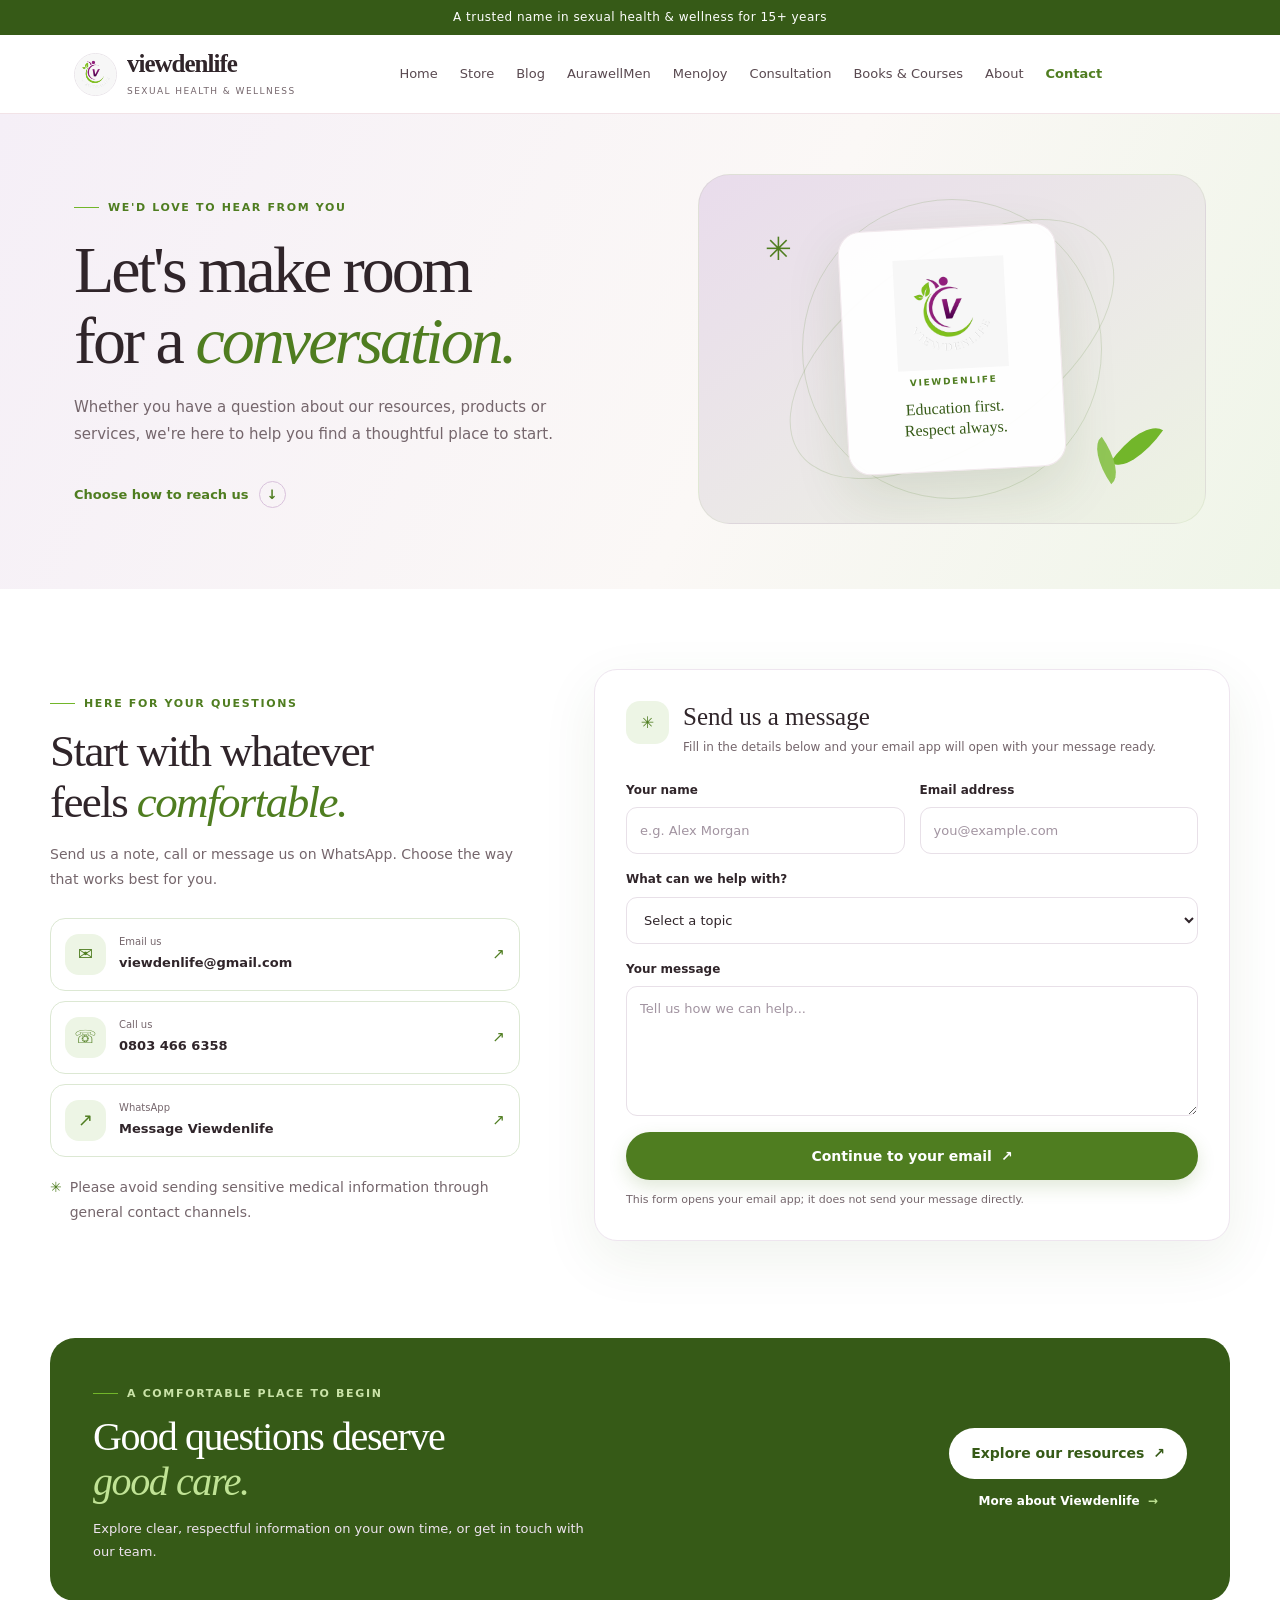
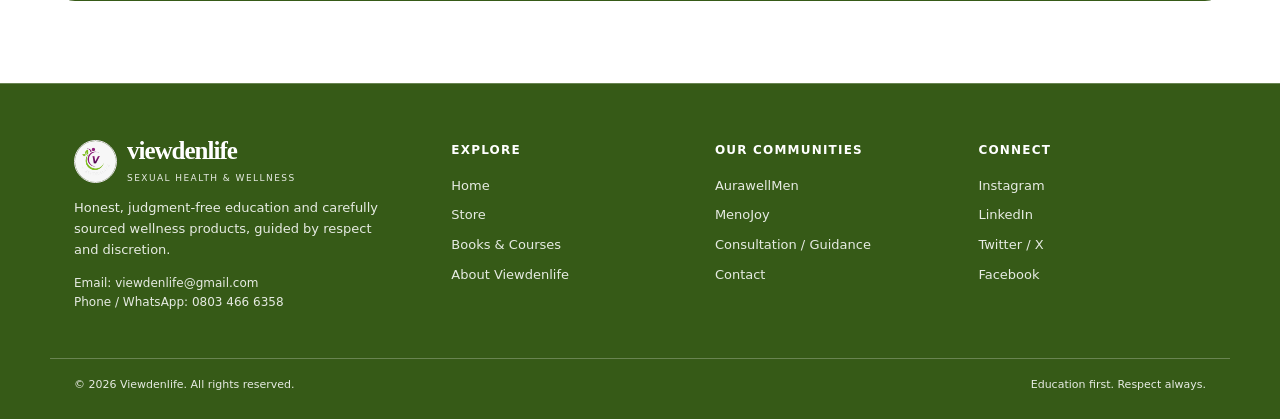
<file: contact.html>
<!doctype html>
<html lang="en">
  <head>
    <meta charset="utf-8">
    <meta name="viewport" content="width=device-width, initial-scale=1">
    <meta name="theme-color" content="#edf5e5">
    <meta name="description" content="Contact Viewdenlife with questions about our wellness resources, products and services.">
    <title>Contact Viewdenlife | We're Here to Help</title>
    <link rel="icon" type="image/jpeg" href="images/logo.jpeg">
    <link rel="stylesheet" href="css/styles.css"><link rel="stylesheet" href="css/brand.css">
    <link rel="stylesheet" href="css/contact.css">
    <script src="js/contact.js" defer></script>
  </head>
  <body class="contact-page">
    <div class="announcement">A trusted name in sexual health &amp; wellness for 15+ years</div>

    <header class="site-header">
      <div class="nav-wrap">
        <a class="brand" href="index.html" aria-label="Viewdenlife home">
          <span class="brand-logo-wrap"><img class="brand-logo" src="images/logo.jpeg" alt=""></span>
          <span>
            <span class="brand-name">viewdenlife</span>
            <span class="brand-tag">Sexual health &amp; wellness</span>
          </span>
        </a>
        <nav class="desktop-nav" aria-label="Main navigation">
          <a href="index.html">Home</a>
          <a href="store.html">Store</a>
          <a href="blog.html">Blog</a>
          <a href="aurawellmen.html">AurawellMen</a>
          <a href="menojoy.html">MenoJoy</a>
          <a href="consultation.html">Consultation</a>
          <a href="resources.html">Books &amp; Courses</a>
          <a href="about.html">About</a>
          <a class="active" href="contact.html" aria-current="page">Contact</a>
        </nav>
        <div class="nav-actions">
          <button class="icon-btn menu-toggle" id="menuToggle" type="button" aria-label="Open navigation" aria-expanded="false" aria-controls="mobilePanel">
            <svg id="menuIcon" width="20" height="20" viewBox="0 0 24 24" fill="none" stroke="currentColor" stroke-width="1.8" aria-hidden="true">
              <path d="M4 7h16M4 12h16M4 17h16"/>
            </svg>
          </button>
        </div>
      </div>
      <nav class="mobile-panel" id="mobilePanel" aria-label="Mobile navigation">
        <a href="index.html">⌂ <span>Home</span><span class="chevron">›</span></a>
        <a href="store.html">▢ <span>Store</span><span class="chevron">›</span></a>
        <a href="blog.html">▤ <span>Blog</span><span class="chevron">›</span></a>
        <a href="aurawellmen.html">◉ <span>AurawellMen</span><span class="chevron">›</span></a>
        <a href="menojoy.html">♡ <span>MenoJoy</span><span class="chevron">›</span></a>
        <a href="consultation.html">☏ <span>Consultation / Guidance</span><span class="chevron">›</span></a>
        <a href="resources.html">▣ <span>Books &amp; Courses</span><span class="chevron">›</span></a>
        <a href="about.html">ⓘ <span>About Viewdenlife</span><span class="chevron">›</span></a>
        <a class="current" href="contact.html" aria-current="page">✉ <span>Contact</span><span class="chevron">›</span></a>
      </nav>
    </header>

    <main id="main">
      <section class="contact-hero">
        <div class="contact-hero-inner">
          <div class="contact-hero-copy">
            <span class="eyebrow">We'd love to hear from you</span>
            <h1>Let's make room<br>for a <em>conversation.</em></h1>
            <p>Whether you have a question about our resources, products or services, we're here to help you find a thoughtful place to start.</p>
            <a class="contact-hero-link" href="#contact-options">Choose how to reach us <span aria-hidden="true">↓</span></a>
          </div>
          <div class="contact-hero-art" aria-label="Viewdenlife logo in a purple and green botanical illustration" role="img">
            <span class="contact-orbit contact-orbit-one"></span>
            <span class="contact-orbit contact-orbit-two"></span>
            <span class="contact-art-leaf contact-art-leaf-one"></span>
            <span class="contact-art-leaf contact-art-leaf-two"></span>
            <div class="contact-logo-card">
              <img src="images/logo.jpeg" alt="">
              <span>VIEWDENLIFE</span>
              <strong>Education first.<br>Respect always.</strong>
            </div>
            <span class="contact-art-sparkle" aria-hidden="true">✳</span>
          </div>
        </div>
      </section>

      <section class="contact-content" id="contact-options">
        <div class="contact-content-inner">
          <div class="contact-intro">
            <span class="eyebrow">Here for your questions</span>
            <h2>Start with whatever<br>feels <em>comfortable.</em></h2>
            <p>Send us a note, call or message us on WhatsApp. Choose the way that works best for you.</p>
            <div class="contact-details">
              <a class="contact-detail" href="mailto:viewdenlife@gmail.com">
                <span class="contact-detail-icon" aria-hidden="true">✉</span>
                <span><small>Email us</small><strong>viewdenlife@gmail.com</strong></span>
                <span class="contact-detail-arrow" aria-hidden="true">↗</span>
              </a>
              <a class="contact-detail" href="tel:+2348034666358">
                <span class="contact-detail-icon" aria-hidden="true">☏</span>
                <span><small>Call us</small><strong>0803 466 6358</strong></span>
                <span class="contact-detail-arrow" aria-hidden="true">↗</span>
              </a>
              <a class="contact-detail" href="https://wa.me/2348034666358" target="_blank" rel="noopener noreferrer">
                <span class="contact-detail-icon" aria-hidden="true">↗</span>
                <span><small>WhatsApp</small><strong>Message Viewdenlife</strong></span>
                <span class="contact-detail-arrow" aria-hidden="true">↗</span>
              </a>
            </div>
            <p class="contact-privacy"><span aria-hidden="true">✳</span> Please avoid sending sensitive medical information through general contact channels.</p>
          </div>

          <form class="contact-form" id="contact-form" data-contact-form>
            <div class="contact-form-heading">
              <span class="contact-form-mark" aria-hidden="true">✳</span>
              <div>
                <h2>Send us a message</h2>
                <p>Fill in the details below and your email app will open with your message ready.</p>
              </div>
            </div>
            <div class="contact-fields">
              <div class="contact-field">
                <label for="contact-name">Your name</label>
                <input id="contact-name" name="name" type="text" autocomplete="name" placeholder="e.g. Alex Morgan" required>
              </div>
              <div class="contact-field">
                <label for="contact-email">Email address</label>
                <input id="contact-email" name="email" type="email" autocomplete="email" placeholder="you@example.com" required>
              </div>
            </div>
            <div class="contact-field">
              <label for="contact-topic">What can we help with?</label>
              <select id="contact-topic" name="topic" required>
                <option value="" disabled selected>Select a topic</option>
                <option>Wellness products</option>
                <option>Consultation and guidance</option>
                <option>Books, courses and resources</option>
                <option>Partnerships and other enquiries</option>
              </select>
            </div>
            <div class="contact-field">
              <label for="contact-message">Your message</label>
              <textarea id="contact-message" name="message" rows="5" placeholder="Tell us how we can help..." required></textarea>
            </div>
            <button class="btn btn-primary contact-submit" type="submit">Continue to your email <span aria-hidden="true">↗</span></button>
            <p class="contact-form-status" data-form-status aria-live="polite">This form opens your email app; it does not send your message directly.</p>
          </form>
        </div>
      </section>

      <section class="contact-bottom">
        <div class="contact-bottom-inner">
          <div>
            <span class="eyebrow">A comfortable place to begin</span>
            <h2>Good questions deserve<br><em>good care.</em></h2>
            <p>Explore clear, respectful information on your own time, or get in touch with our team.</p>
          </div>
          <div class="contact-bottom-actions">
            <a class="btn btn-light" href="resources.html">Explore our resources <span aria-hidden="true">↗</span></a>
            <a class="contact-bottom-text-link" href="about.html">More about Viewdenlife <span aria-hidden="true">→</span></a>
          </div>
        </div>
      </section>
    </main>

    <footer class="footer">
      <div class="footer-main">
        <div class="footer-about">
          <a class="brand" href="index.html" aria-label="Viewdenlife home">
            <span class="brand-logo-wrap"><img class="brand-logo" src="images/logo.jpeg" alt=""></span>
            <span><span class="brand-name">viewdenlife</span><span class="brand-tag">Sexual health &amp; wellness</span></span>
          </a>
          <p>Honest, judgment-free education and carefully sourced wellness products, guided by respect and discretion.</p>
          <p class="footer-contact-details">Email: <a href="mailto:viewdenlife@gmail.com">viewdenlife@gmail.com</a><br>Phone / WhatsApp: <a href="tel:+2348034666358">0803 466 6358</a></p>
        </div>
        <div>
          <h4>Explore</h4>
          <div class="footer-links">
            <a href="index.html">Home</a>
            <a href="store.html">Store</a>
            <a href="resources.html">Books &amp; Courses</a>
            <a href="about.html">About Viewdenlife</a>
          </div>
        </div>
        <div>
          <h4>Our communities</h4>
          <div class="footer-links">
            <a href="aurawellmen.html">AurawellMen</a>
            <a href="menojoy.html">MenoJoy</a>
            <a href="consultation.html">Consultation / Guidance</a>
            <a href="contact.html" aria-current="page">Contact</a>
          </div>
        </div>
        <div>
          <h4>Connect</h4>
          <div class="footer-links">
            <a href="https://www.instagram.com/viewdenlife/" target="_blank" rel="noopener noreferrer">Instagram</a>
            <a href="https://www.linkedin.com/company/viewdenlife/" target="_blank" rel="noopener noreferrer">LinkedIn</a>
            <a href="https://x.com/ViewdenL1FE" target="_blank" rel="noopener noreferrer">Twitter / X</a>
            <a href="https://www.facebook.com/share/1FNKWxVQ1y/" target="_blank" rel="noopener noreferrer">Facebook</a>
          </div>
        </div>
      </div>
      <div class="footer-bottom">
        <span>© <span id="year"></span> Viewdenlife. All rights reserved.</span>
        <span>Education first. Respect always.</span>
      </div>
    </footer>
  </body>
</html>
</file>
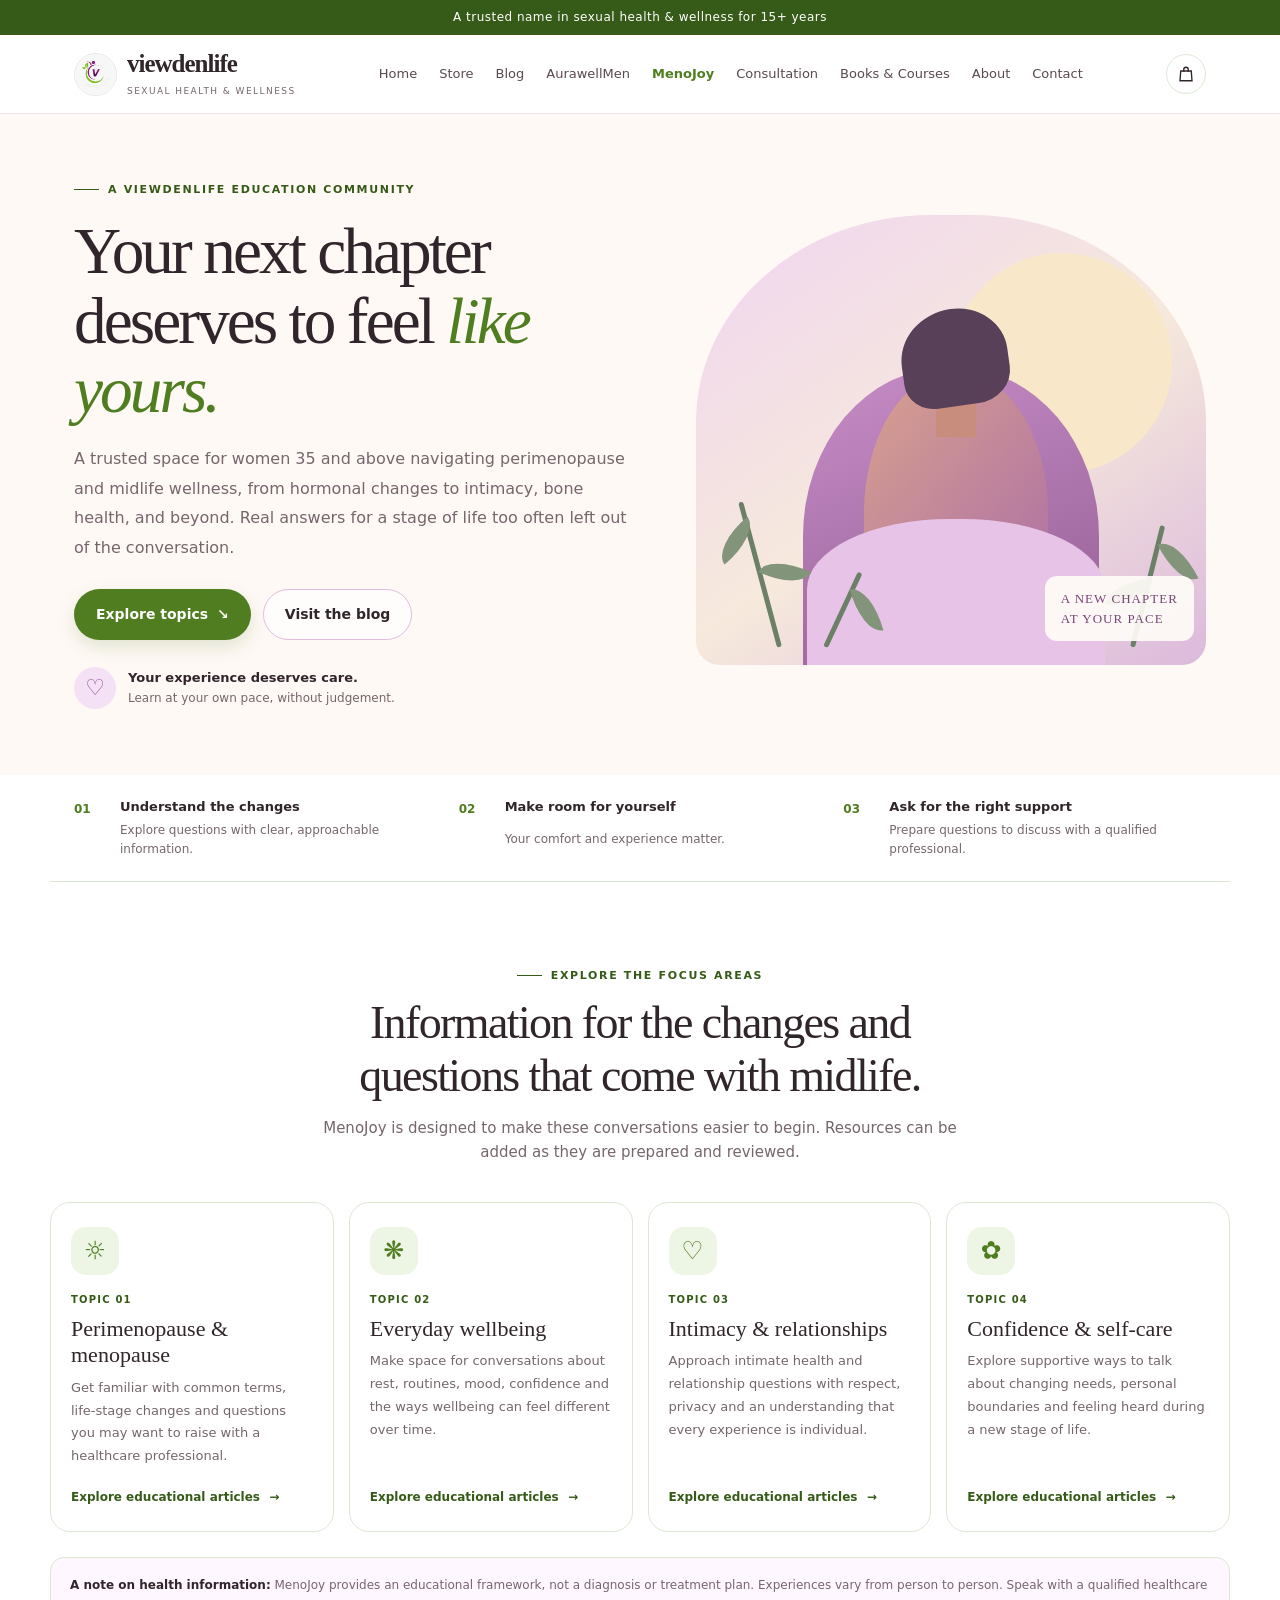
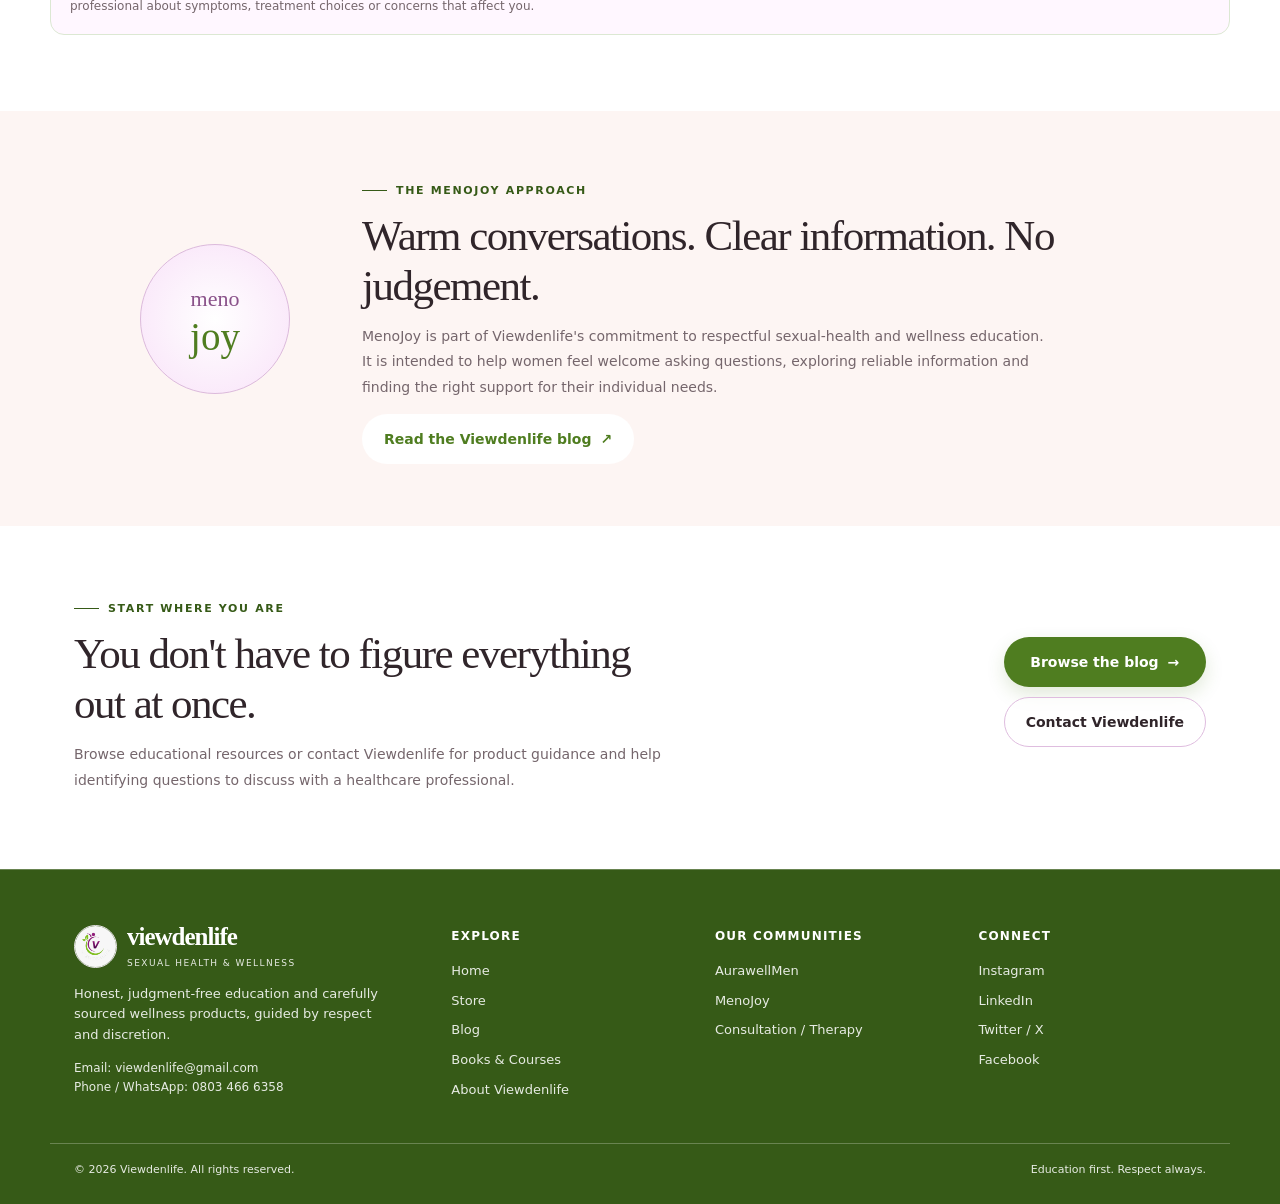
<file: menojoy.html>
<!doctype html>
<html lang="en"><head><meta charset="utf-8"><meta name="viewport" content="width=device-width, initial-scale=1"><meta name="theme-color" content="#edf5e5"><meta name="description" content="A trusted space for women 35+ to explore perimenopause and midlife wellness, from hormones and intimacy to bone health."><title>MenoJoy | Viewdenlife</title><link rel="icon" type="image/jpeg" href="images/logo.jpeg"><link rel="stylesheet" href="css/styles.css"><link rel="stylesheet" href="css/brand.css"><link rel="stylesheet" href="css/menojoy.css"></head><body>
<div class="announcement">A trusted name in sexual health &amp; wellness for 15+ years</div>
<header class="site-header"><div class="nav-wrap"><a class="brand" href="index.html" aria-label="Viewdenlife home"><span class="brand-logo-wrap"><img class="brand-logo" src="images/logo.jpeg" alt=""></span><span><span class="brand-name">viewdenlife</span><span class="brand-tag">Sexual health &amp; wellness</span></span></a><nav class="desktop-nav" aria-label="Main navigation"><a href="index.html">Home</a><a href="store.html">Store</a><a href="blog.html">Blog</a><a href="aurawellmen.html">AurawellMen</a><a class="active" href="menojoy.html">MenoJoy</a><a href="consultation.html">Consultation</a><a href="resources.html">Books &amp; Courses</a><a href="about.html">About</a><a href="contact.html">Contact</a></nav><div class="nav-actions"><a class="icon-btn" href="store.html" aria-label="Open store"><svg width="18" height="18" viewBox="0 0 24 24" fill="none" stroke="currentColor" stroke-width="1.8"><path d="M5 8h14l1 13H4L5 8Z"/><path d="M9 9V6a3 3 0 0 1 6 0v3"/></svg></a><button class="icon-btn menu-toggle" id="menuToggle" aria-label="Open navigation" aria-expanded="false"><svg id="menuIcon" width="20" height="20" viewBox="0 0 24 24" fill="none" stroke="currentColor" stroke-width="1.8"><path d="M4 7h16M4 12h16M4 17h16"/></svg></button></div></div>
<nav class="mobile-panel" id="mobilePanel" aria-label="Mobile navigation"><a href="index.html">⌂ <span>Home</span><span class="chevron">›</span></a><a href="store.html">▢ <span>Store</span><span class="chevron">›</span></a><a href="blog.html">▤ <span>Blog</span><span class="chevron">›</span></a><a href="aurawellmen.html">◉ <span>AurawellMen</span><span class="chevron">›</span></a><a class="current" href="menojoy.html">♡ <span>MenoJoy</span><span class="chevron">›</span></a><a href="index.html#consult">☏ <span>Consultation / Therapy</span><span class="chevron">›</span></a><a href="resources.html">▣ <span>Books &amp; Courses</span><span class="chevron">›</span></a><a href="about.html">ⓘ <span>About Viewdenlife</span><span class="chevron">›</span></a><a href="contact.html">✉ <span>Contact</span><span class="chevron">›</span></a></nav></header>
<main><section class="mj-hero"><div class="mj-hero-inner"><div class="mj-copy"><span class="eyebrow">A Viewdenlife education community</span><h1>Your next chapter deserves to feel <em>like yours.</em></h1><p>A trusted space for women 35 and above navigating perimenopause and midlife wellness, from hormonal changes to intimacy, bone health, and beyond. Real answers for a stage of life too often left out of the conversation.</p><div class="mj-actions"><a class="btn btn-primary" href="#topics">Explore topics <span>↘</span></a><a class="btn btn-outline" href="blog.html">Visit the blog</a></div><div class="mj-note"><span class="mj-note-mark">♡</span><span><strong>Your experience deserves care.</strong><br>Learn at your own pace, without judgement.</span></div></div><div class="mj-art" role="img" aria-label="Abstract botanical illustration in warm rose and cream tones"><div class="mj-sun"></div><div class="mj-arch"></div><div class="mj-face"><span class="mj-hair"></span><span class="mj-neck"></span><span class="mj-body"></span></div><div class="mj-leaf leaf-a"></div><div class="mj-leaf leaf-b"></div><div class="mj-leaf leaf-c"></div><div class="mj-art-label">A NEW CHAPTER<br>AT YOUR PACE</div></div></div></section>
<section class="mj-principles"><div class="mj-principle"><span>01</span><strong>Understand the changes</strong><small>Explore questions with clear, approachable information.</small></div><div class="mj-principle"><span>02</span><strong>Make room for yourself</strong><small>Your comfort and experience matter.</small></div><div class="mj-principle"><span>03</span><strong>Ask for the right support</strong><small>Prepare questions to discuss with a qualified professional.</small></div></section>
<section class="mj-topics section" id="topics"><div class="section-inner"><div class="section-head"><span class="eyebrow">Explore the focus areas</span><h2>Information for the changes and questions that come with midlife.</h2><p>MenoJoy is designed to make these conversations easier to begin. Resources can be added as they are prepared and reviewed.</p></div><div class="mj-topic-grid"><article class="mj-topic"><div class="mj-topic-icon">☼</div><span class="topic-label">Topic 01</span><h3>Perimenopause &amp; menopause</h3><p>Get familiar with common terms, life-stage changes and questions you may want to raise with a healthcare professional.</p><a href="blog.html">Explore educational articles <span>→</span></a></article><article class="mj-topic"><div class="mj-topic-icon">❋</div><span class="topic-label">Topic 02</span><h3>Everyday wellbeing</h3><p>Make space for conversations about rest, routines, mood, confidence and the ways wellbeing can feel different over time.</p><a href="blog.html">Explore educational articles <span>→</span></a></article><article class="mj-topic"><div class="mj-topic-icon">♡</div><span class="topic-label">Topic 03</span><h3>Intimacy &amp; relationships</h3><p>Approach intimate health and relationship questions with respect, privacy and an understanding that every experience is individual.</p><a href="blog.html">Explore educational articles <span>→</span></a></article><article class="mj-topic"><div class="mj-topic-icon">✿</div><span class="topic-label">Topic 04</span><h3>Confidence &amp; self-care</h3><p>Explore supportive ways to talk about changing needs, personal boundaries and feeling heard during a new stage of life.</p><a href="blog.html">Explore educational articles <span>→</span></a></article></div><p class="mj-editorial"><strong>A note on health information:</strong> MenoJoy provides an educational framework, not a diagnosis or treatment plan. Experiences vary from person to person. Speak with a qualified healthcare professional about symptoms, treatment choices or concerns that affect you.</p></div></section>
<section class="mj-approach"><div class="mj-approach-inner"><div class="mj-emblem"><span>meno</span><strong>joy</strong></div><div><span class="eyebrow">The MenoJoy approach</span><h2>Warm conversations. Clear information. No judgement.</h2><p>MenoJoy is part of Viewdenlife's commitment to respectful sexual-health and wellness education. It is intended to help women feel welcome asking questions, exploring reliable information and finding the right support for their individual needs.</p><a class="btn btn-light" href="blog.html">Read the Viewdenlife blog <span>↗</span></a></div></div></section>
<section class="mj-cta"><div><span class="eyebrow">Start where you are</span><h2>You don't have to figure everything out at once.</h2><p>Browse educational resources or contact Viewdenlife for product guidance and help identifying questions to discuss with a healthcare professional.</p></div><div class="mj-cta-actions"><a class="btn btn-primary" href="blog.html">Browse the blog <span>→</span></a><a class="btn btn-outline" href="index.html#consult">Contact Viewdenlife</a></div></section></main>
<footer class="footer"><div class="footer-main"><div class="footer-about"><a class="brand" href="index.html"><span class="brand-logo-wrap"><img class="brand-logo" src="images/logo.jpeg" alt=""></span><span><span class="brand-name">viewdenlife</span><span class="brand-tag">Sexual health &amp; wellness</span></span></a><p>Honest, judgment-free education and carefully sourced wellness products, guided by respect and discretion.</p><p style="font-size:12px">Email: <a href="mailto:viewdenlife@gmail.com">viewdenlife@gmail.com</a><br>Phone / WhatsApp: <a href="tel:+2348034666358">0803 466 6358</a></p></div><div><h4>Explore</h4><div class="footer-links"><a href="index.html">Home</a><a href="store.html">Store</a><a href="blog.html">Blog</a><a href="resources.html">Books &amp; Courses</a><a href="about.html">About Viewdenlife</a></div></div><div><h4>Our communities</h4><div class="footer-links"><a href="aurawellmen.html">AurawellMen</a><a href="menojoy.html">MenoJoy</a><a href="consultation.html">Consultation / Therapy</a></div></div><div><h4>Connect</h4><div class="footer-links"><a href="https://www.instagram.com/viewdenlife/" target="_blank" rel="noopener">Instagram</a><a href="https://www.linkedin.com/company/viewdenlife/" target="_blank" rel="noopener">LinkedIn</a><a href="https://x.com/ViewdenL1FE" target="_blank" rel="noopener">Twitter / X</a><a href="https://www.facebook.com/share/1FNKWxVQ1y/" target="_blank" rel="noopener">Facebook</a></div></div></div><div class="footer-bottom"><span>© <span id="year"></span> Viewdenlife. All rights reserved.</span><span>Education first. Respect always.</span></div></footer><script src="js/menojoy.js" defer></script></body></html>
</file>
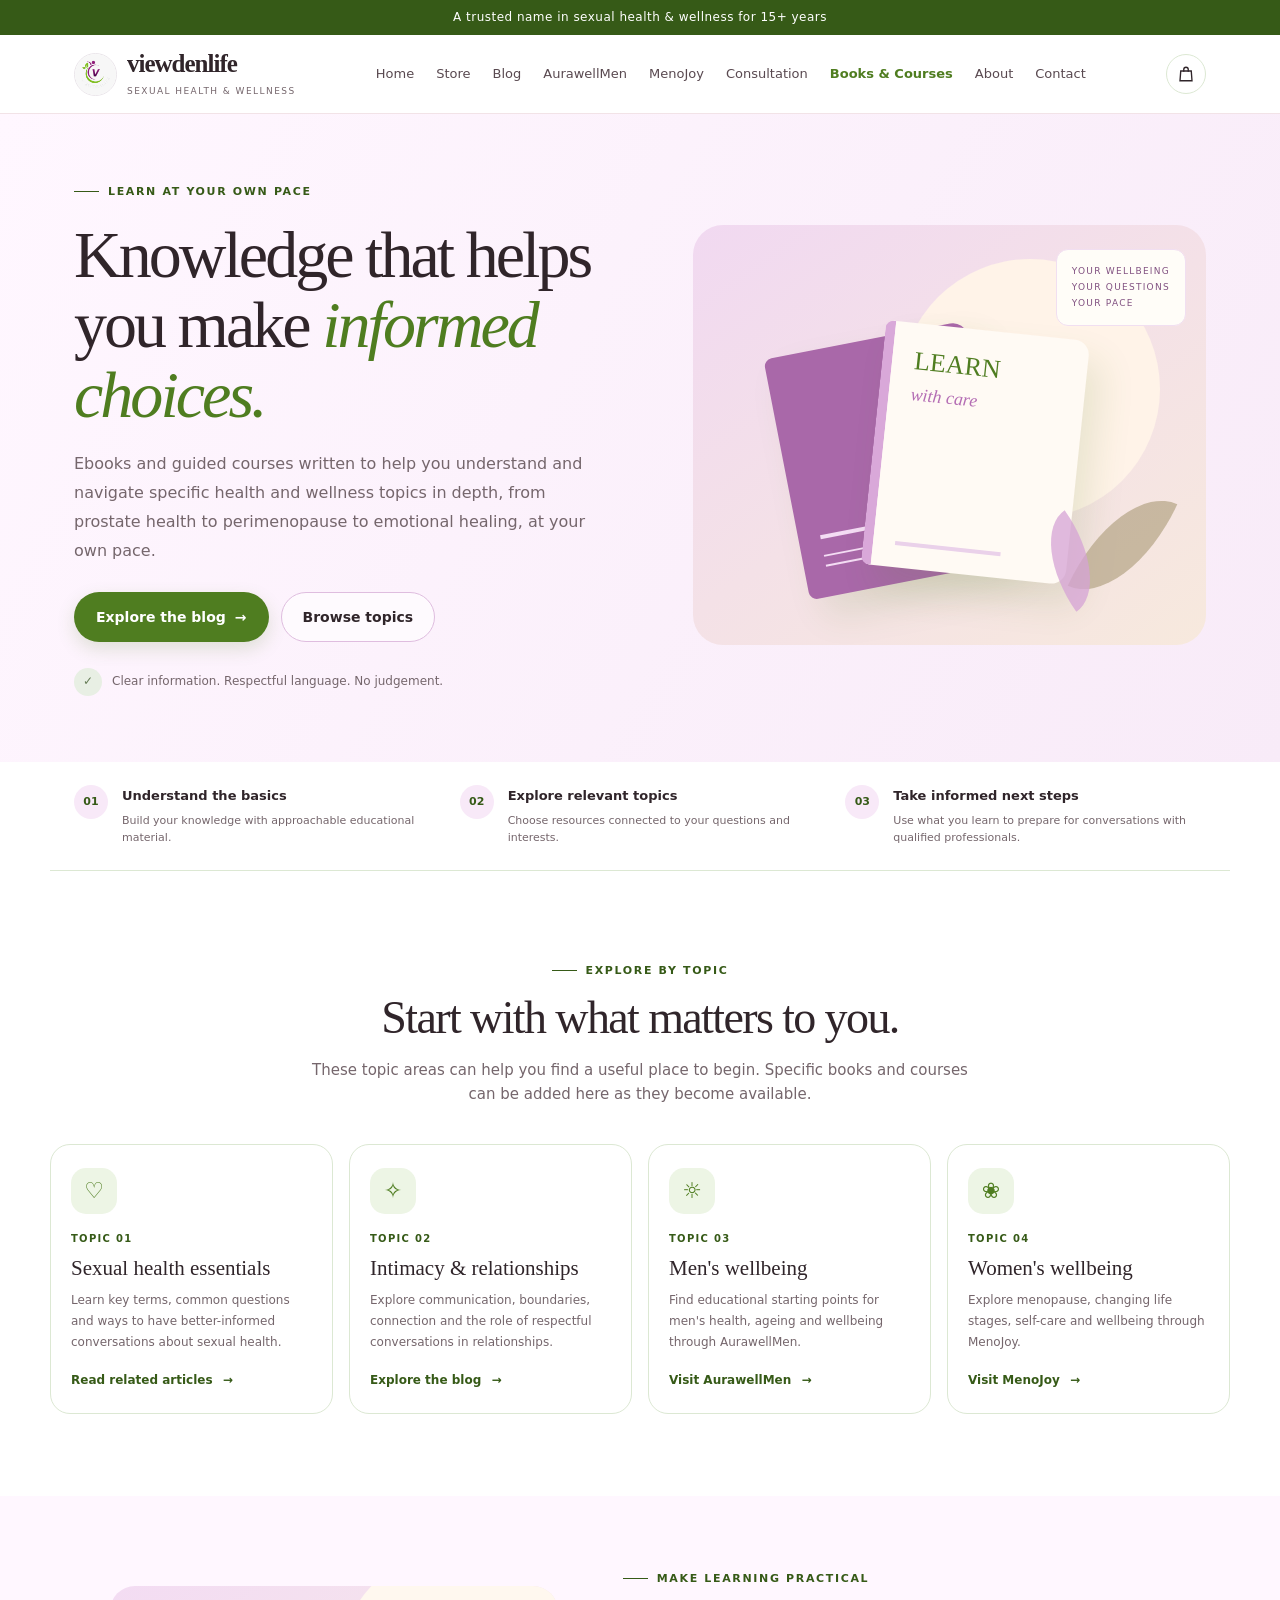
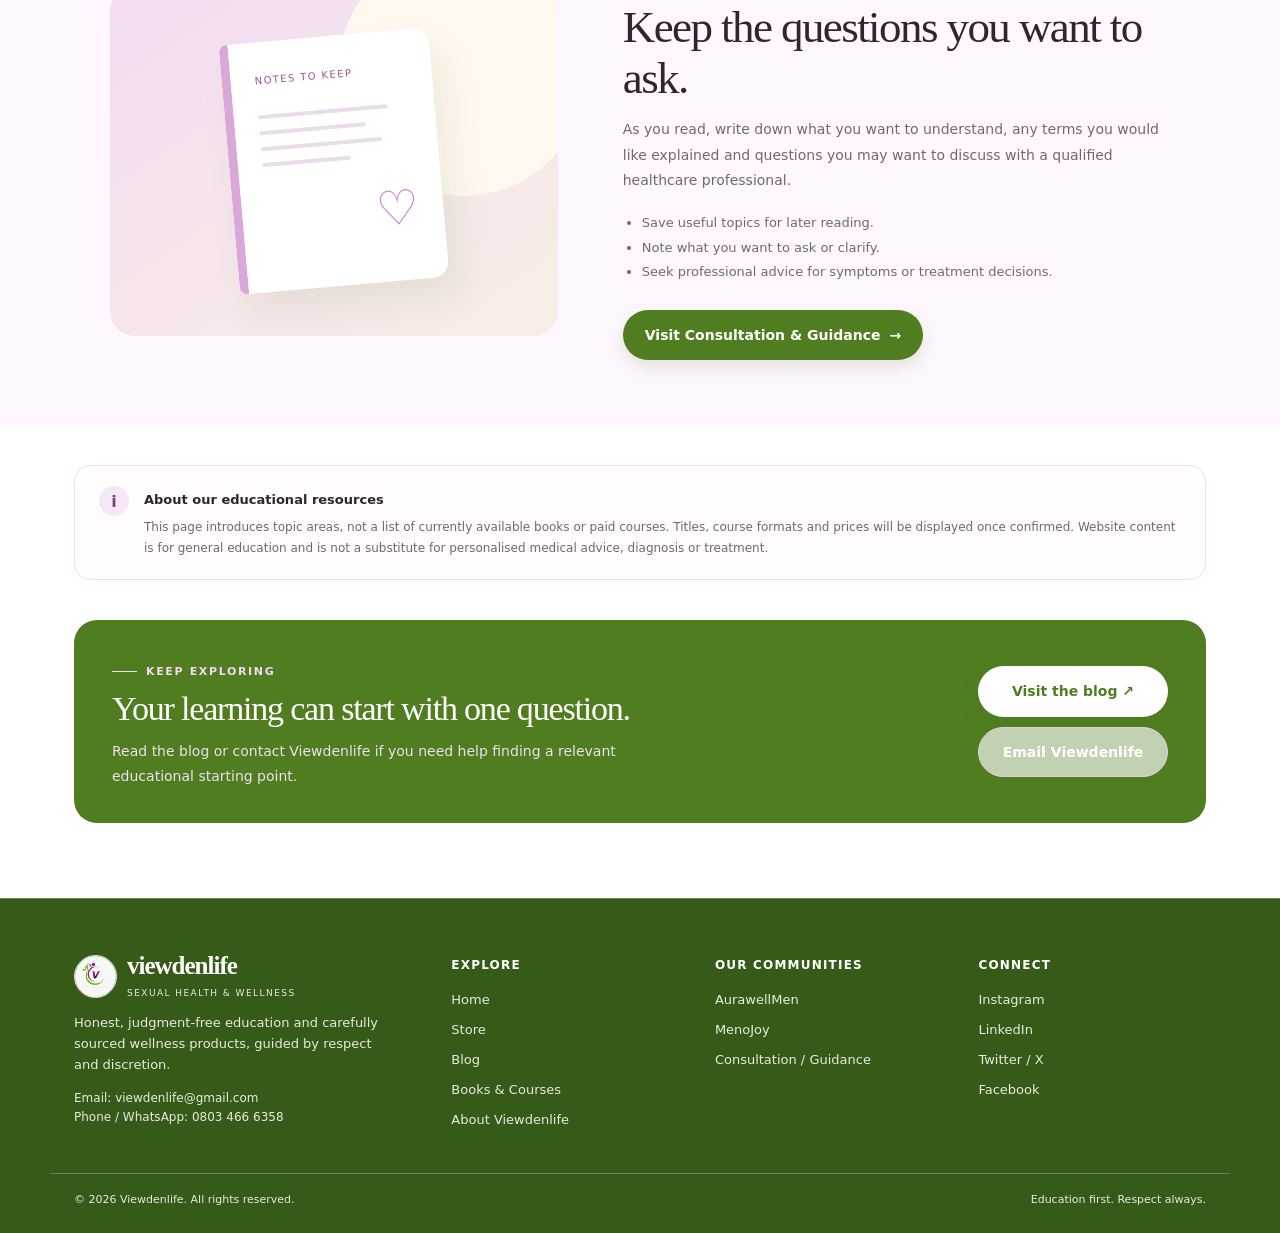
<file: resources.html>
<!doctype html>
<html lang="en"><head><meta charset="utf-8"><meta name="viewport" content="width=device-width, initial-scale=1"><meta name="theme-color" content="#edf5e5"><meta name="description" content="Explore ebooks and guided courses on prostate health, perimenopause and emotional healing, at your own pace."><title>Books &amp; Courses | Viewdenlife</title><link rel="icon" type="image/jpeg" href="images/logo.jpeg"><link rel="stylesheet" href="css/styles.css"><link rel="stylesheet" href="css/brand.css"><link rel="stylesheet" href="css/resources.css"></head><body>
<div class="announcement">A trusted name in sexual health &amp; wellness for 15+ years</div>
<header class="site-header"><div class="nav-wrap"><a class="brand" href="index.html" aria-label="Viewdenlife home"><span class="brand-logo-wrap"><img class="brand-logo" src="images/logo.jpeg" alt=""></span><span><span class="brand-name">viewdenlife</span><span class="brand-tag">Sexual health &amp; wellness</span></span></a><nav class="desktop-nav" aria-label="Main navigation"><a href="index.html">Home</a><a href="store.html">Store</a><a href="blog.html">Blog</a><a href="aurawellmen.html">AurawellMen</a><a href="menojoy.html">MenoJoy</a><a href="consultation.html">Consultation</a><a class="active" href="resources.html">Books &amp; Courses</a><a href="about.html">About</a><a href="contact.html">Contact</a></nav><div class="nav-actions"><a class="icon-btn" href="store.html" aria-label="Open store"><svg width="18" height="18" viewBox="0 0 24 24" fill="none" stroke="currentColor" stroke-width="1.8"><path d="M5 8h14l1 13H4L5 8Z"/><path d="M9 9V6a3 3 0 0 1 6 0v3"/></svg></a><button class="icon-btn menu-toggle" id="menuToggle" aria-label="Open navigation" aria-expanded="false"><svg id="menuIcon" width="20" height="20" viewBox="0 0 24 24" fill="none" stroke="currentColor" stroke-width="1.8"><path d="M4 7h16M4 12h16M4 17h16"/></svg></button></div></div>
<nav class="mobile-panel" id="mobilePanel" aria-label="Mobile navigation"><a href="index.html">⌂ <span>Home</span><span class="chevron">›</span></a><a href="store.html">▢ <span>Store</span><span class="chevron">›</span></a><a href="blog.html">▤ <span>Blog</span><span class="chevron">›</span></a><a href="aurawellmen.html">◉ <span>AurawellMen</span><span class="chevron">›</span></a><a href="menojoy.html">♡ <span>MenoJoy</span><span class="chevron">›</span></a><a href="consultation.html">☏ <span>Consultation / Guidance</span><span class="chevron">›</span></a><a class="current" href="resources.html">▣ <span>Books &amp; Courses</span><span class="chevron">›</span></a><a href="about.html">ⓘ <span>About Viewdenlife</span><span class="chevron">›</span></a><a href="contact.html">✉ <span>Contact</span><span class="chevron">›</span></a></nav></header>
<main>
<section class="resources-hero"><div class="resources-hero-inner"><div class="resources-copy"><span class="eyebrow">Learn at your own pace</span><h1>Knowledge that helps you make <em>informed choices.</em></h1><p>Ebooks and guided courses written to help you understand and navigate specific health and wellness topics in depth, from prostate health to perimenopause to emotional healing, at your own pace.</p><div class="resources-actions"><a class="btn btn-primary" href="blog.html">Explore the blog <span>→</span></a><a class="btn btn-outline" href="#resource-topics">Browse topics</a></div><div class="resources-trust"><span class="trust-dot">✓</span><span>Clear information. Respectful language. No judgement.</span></div></div><div class="resources-art" role="img" aria-label="Illustration of books and learning notes in soft blush and cream colours"><div class="art-sun"></div><div class="art-book book-back"><span></span><i></i><i></i></div><div class="art-book book-front"><b>LEARN<br><em>with care</em></b><span></span></div><div class="art-leaf leaf-one"></div><div class="art-leaf leaf-two"></div><div class="art-note">YOUR WELLBEING<br>YOUR QUESTIONS<br>YOUR PACE</div></div></div></section>
<section class="resources-principles"><div><span>01</span><strong>Understand the basics</strong><small>Build your knowledge with approachable educational material.</small></div><div><span>02</span><strong>Explore relevant topics</strong><small>Choose resources connected to your questions and interests.</small></div><div><span>03</span><strong>Take informed next steps</strong><small>Use what you learn to prepare for conversations with qualified professionals.</small></div></section>
<section class="section resource-topics" id="resource-topics"><div class="section-inner"><div class="section-head"><span class="eyebrow">Explore by topic</span><h2>Start with what matters to you.</h2><p>These topic areas can help you find a useful place to begin. Specific books and courses can be added here as they become available.</p></div><div class="resource-grid"><article class="resource-card"><div class="resource-icon">♡</div><span class="resource-label">Topic 01</span><h3>Sexual health essentials</h3><p>Learn key terms, common questions and ways to have better-informed conversations about sexual health.</p><a href="blog.html">Read related articles <span>→</span></a></article><article class="resource-card"><div class="resource-icon">✧</div><span class="resource-label">Topic 02</span><h3>Intimacy &amp; relationships</h3><p>Explore communication, boundaries, connection and the role of respectful conversations in relationships.</p><a href="blog.html">Explore the blog <span>→</span></a></article><article class="resource-card"><div class="resource-icon">☼</div><span class="resource-label">Topic 03</span><h3>Men's wellbeing</h3><p>Find educational starting points for men's health, ageing and wellbeing through AurawellMen.</p><a href="aurawellmen.html">Visit AurawellMen <span>→</span></a></article><article class="resource-card"><div class="resource-icon">❀</div><span class="resource-label">Topic 04</span><h3>Women's wellbeing</h3><p>Explore menopause, changing life stages, self-care and wellbeing through MenoJoy.</p><a href="menojoy.html">Visit MenoJoy <span>→</span></a></article></div></div></section>
<section class="resource-feature"><div class="resource-feature-inner"><div class="resource-feature-art"><div class="feature-circle"></div><div class="feature-page"><span>NOTES TO KEEP</span><b></b><b></b><b></b><b></b><div class="feature-heart">♡</div></div></div><div class="resource-feature-copy"><span class="eyebrow">Make learning practical</span><h2>Keep the questions you want to ask.</h2><p>As you read, write down what you want to understand, any terms you would like explained and questions you may want to discuss with a qualified healthcare professional.</p><ul><li>Save useful topics for later reading.</li><li>Note what you want to ask or clarify.</li><li>Seek professional advice for symptoms or treatment decisions.</li></ul><a class="btn btn-primary" href="consultation.html">Visit Consultation &amp; Guidance <span>→</span></a></div></div></section>
<section class="resources-note"><span class="note-symbol">i</span><div><strong>About our educational resources</strong><p>This page introduces topic areas, not a list of currently available books or paid courses. Titles, course formats and prices will be displayed once confirmed. Website content is for general education and is not a substitute for personalised medical advice, diagnosis or treatment.</p></div></section>
<section class="resources-cta"><div><span class="eyebrow">Keep exploring</span><h2>Your learning can start with one question.</h2><p>Read the blog or contact Viewdenlife if you need help finding a relevant educational starting point.</p></div><div class="resources-cta-actions"><a class="btn btn-primary" href="blog.html">Visit the blog ↗</a><a class="btn btn-outline" href="mailto:viewdenlife@gmail.com">Email Viewdenlife</a></div></section>
</main>
<footer class="footer"><div class="footer-main"><div class="footer-about"><a class="brand" href="index.html"><span class="brand-logo-wrap"><img class="brand-logo" src="images/logo.jpeg" alt=""></span><span><span class="brand-name">viewdenlife</span><span class="brand-tag">Sexual health &amp; wellness</span></span></a><p>Honest, judgment-free education and carefully sourced wellness products, guided by respect and discretion.</p><p style="font-size:12px">Email: <a href="mailto:viewdenlife@gmail.com">viewdenlife@gmail.com</a><br>Phone / WhatsApp: <a href="tel:+2348034666358">0803 466 6358</a></p></div><div><h4>Explore</h4><div class="footer-links"><a href="index.html">Home</a><a href="store.html">Store</a><a href="blog.html">Blog</a><a href="resources.html">Books &amp; Courses</a><a href="about.html">About Viewdenlife</a></div></div><div><h4>Our communities</h4><div class="footer-links"><a href="aurawellmen.html">AurawellMen</a><a href="menojoy.html">MenoJoy</a><a href="consultation.html">Consultation / Guidance</a></div></div><div><h4>Connect</h4><div class="footer-links"><a href="https://www.instagram.com/viewdenlife/" target="_blank" rel="noopener">Instagram</a><a href="https://www.linkedin.com/company/viewdenlife/" target="_blank" rel="noopener">LinkedIn</a><a href="https://x.com/ViewdenL1FE" target="_blank" rel="noopener">Twitter / X</a><a href="https://www.facebook.com/share/1FNKWxVQ1y/" target="_blank" rel="noopener">Facebook</a></div></div></div><div class="footer-bottom"><span>© <span id="year"></span> Viewdenlife. All rights reserved.</span><span>Education first. Respect always.</span></div></footer><script src="js/resources.js" defer></script></body></html>
</file>
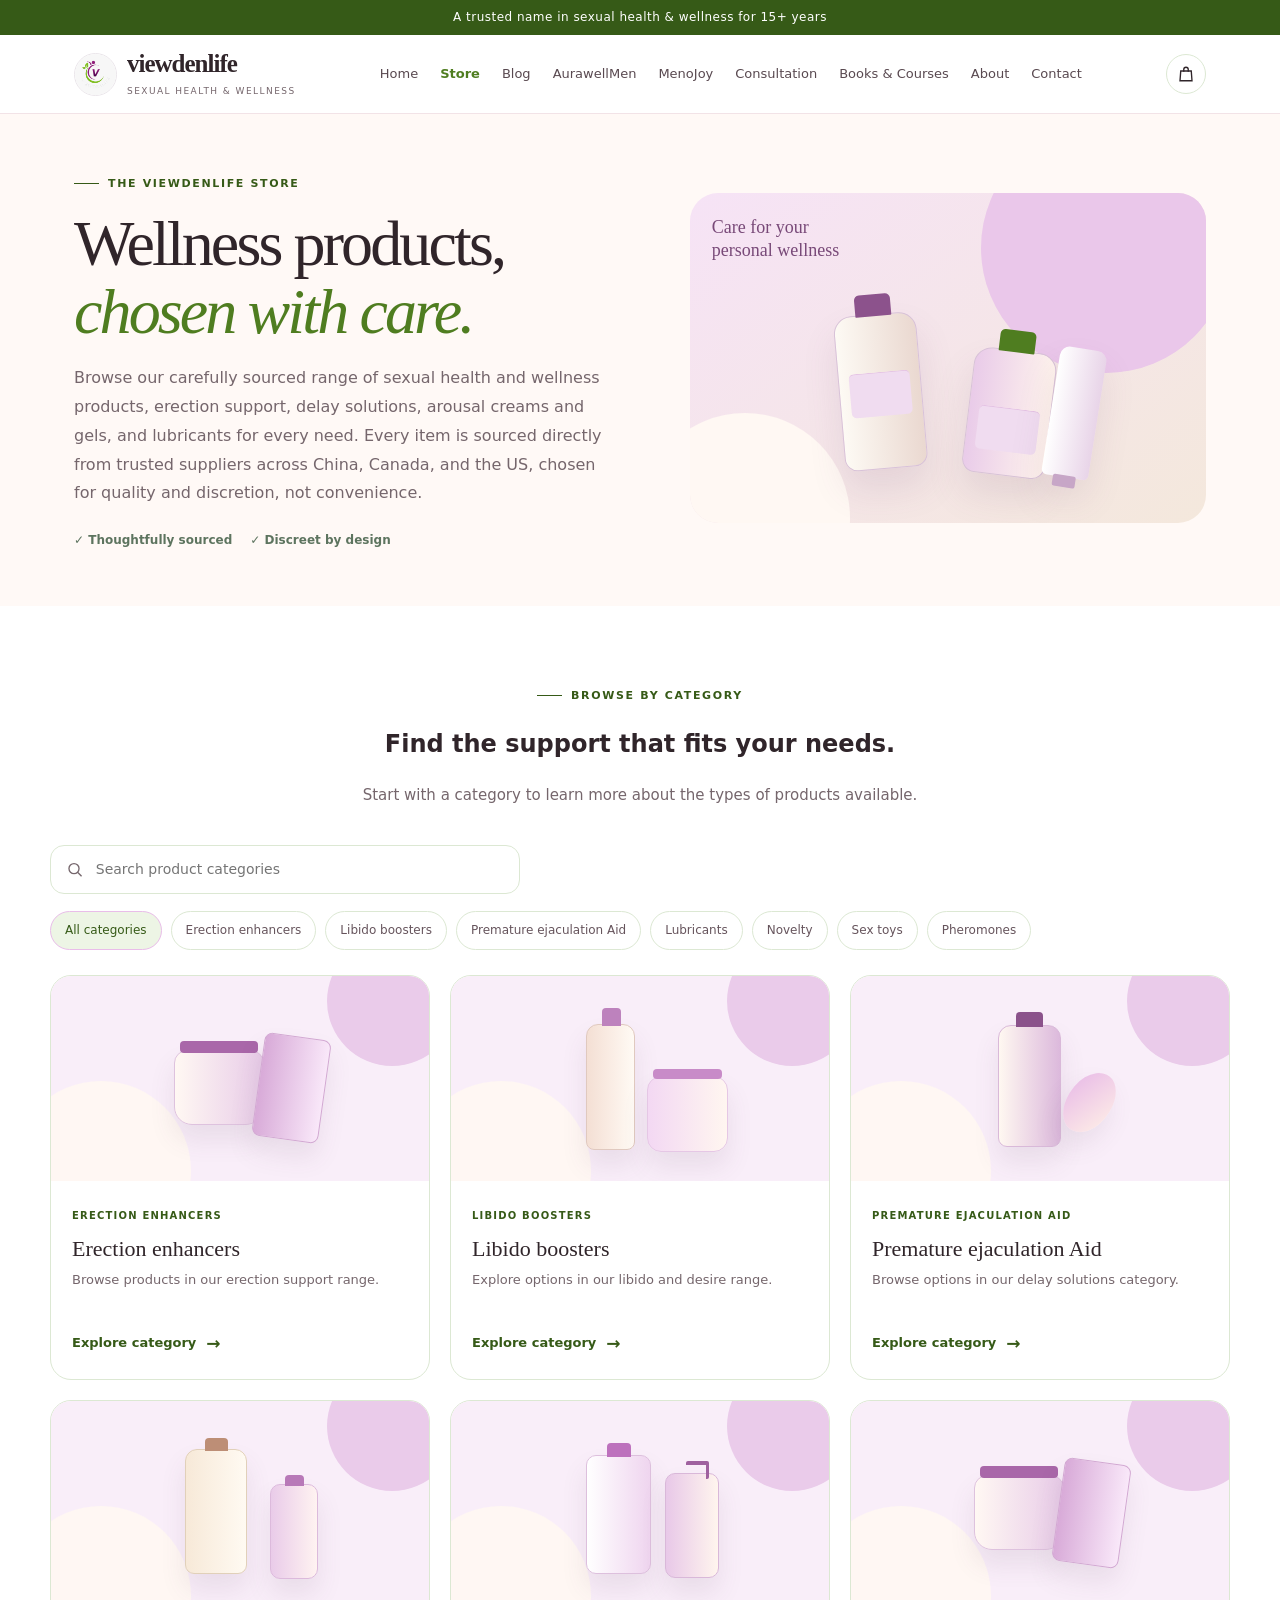
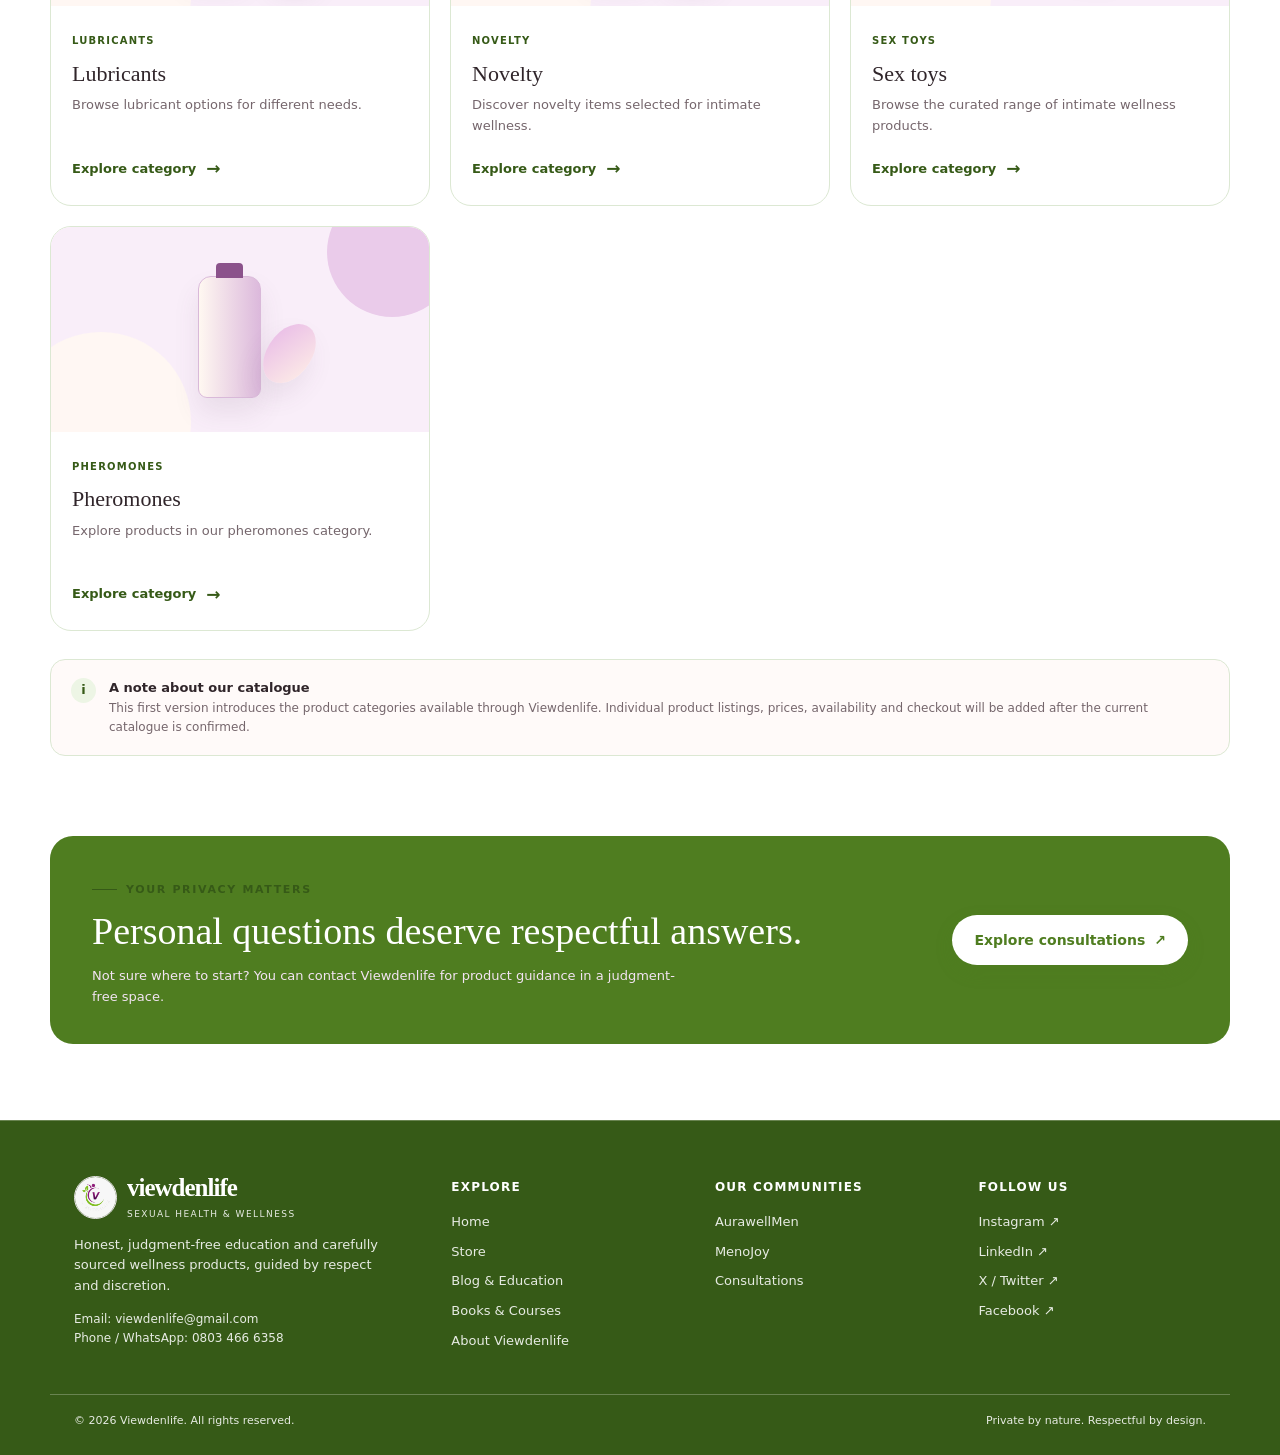
<file: store.html>
<!doctype html>
<html lang="en">
<head>
  <meta charset="utf-8">
  <meta name="viewport" content="width=device-width, initial-scale=1">
  <meta name="theme-color" content="#edf5e5">
  <meta name="description" content="Shop carefully sourced sexual wellness products, including erection support, libido boosters, delay solutions, lubricants, toys and more.">
  <title>Store | Viewdenlife</title>
  <link rel="icon" type="image/jpeg" href="images/logo.jpeg"><link rel="stylesheet" href="css/styles.css"><link rel="stylesheet" href="css/brand.css">
  <link rel="stylesheet" href="css/store.css">
</head>
<body>
  <div class="announcement">A trusted name in sexual health &amp; wellness for 15+ years</div>
  <header class="site-header">
    <div class="nav-wrap">
      <a class="brand" href="index.html" aria-label="Viewdenlife home"><span class="brand-logo-wrap"><img class="brand-logo" src="images/logo.jpeg" alt=""></span><span><span class="brand-name">viewdenlife</span><span class="brand-tag">Sexual health &amp; wellness</span></span></a>
      <nav class="desktop-nav" aria-label="Main navigation"><a href="index.html">Home</a><a class="active" href="store.html">Store</a><a href="blog.html">Blog</a><a href="aurawellmen.html">AurawellMen</a><a href="menojoy.html">MenoJoy</a><a href="consultation.html">Consultation</a><a href="resources.html">Books &amp; Courses</a><a href="about.html">About</a><a href="contact.html">Contact</a></nav>
      <div class="nav-actions"><a class="icon-btn bag-link" href="#categories" aria-label="Browse store categories"><svg width="18" height="18" viewBox="0 0 24 24" fill="none" stroke="currentColor" stroke-width="1.8"><path d="M5 8h14l1 13H4L5 8Z"/><path d="M9 9V6a3 3 0 0 1 6 0v3"/></svg></a><button class="icon-btn menu-toggle" id="menuToggle" aria-label="Open navigation" aria-expanded="false"><svg width="20" height="20" viewBox="0 0 24 24" fill="none" stroke="currentColor" stroke-width="1.8"><path d="M4 7h16M4 12h16M4 17h16"/></svg></button></div>
    </div>
    <nav class="mobile-panel" id="mobilePanel" aria-label="Mobile navigation">
      <a href="index.html"><svg viewBox="0 0 24 24" width="20" height="20" fill="none" stroke="currentColor" stroke-width="1.8"><path d="m3 10 9-7 9 7v10h-6v-7H9v7H4V10Z"/></svg>Home <span class="chevron">›</span></a>
      <a class="current" href="store.html"><svg viewBox="0 0 24 24" width="20" height="20" fill="none" stroke="currentColor" stroke-width="1.8"><path d="M5 8h14l1 13H4L5 8Z"/><path d="M9 9V6a3 3 0 0 1 6 0v3"/></svg>Store <span class="chevron">›</span></a>
      <a href="blog.html"><svg viewBox="0 0 24 24" width="20" height="20" fill="none" stroke="currentColor" stroke-width="1.8"><path d="M6 3h12v18H6a3 3 0 0 1-3-3V6a3 3 0 0 1 3-3Z"/><path d="M7 8h9M7 12h9M7 16h6"/></svg>Blog <span class="chevron">›</span></a>
      <a href="aurawellmen.html"><svg viewBox="0 0 24 24" width="20" height="20" fill="none" stroke="currentColor" stroke-width="1.8"><circle cx="12" cy="7" r="4"/><path d="M4 21v-2a8 8 0 0 1 16 0v2"/></svg>AurawellMen <span class="chevron">›</span></a>
      <a href="menojoy.html"><svg viewBox="0 0 24 24" width="20" height="20" fill="none" stroke="currentColor" stroke-width="1.8"><path d="M12 21s-8-4.5-8-11a4.5 4.5 0 0 1 8-2.8A4.5 4.5 0 0 1 20 10c0 6.5-8 11-8 11Z"/></svg>MenoJoy <span class="chevron">›</span></a>
      <a href="index.html#consult"><svg viewBox="0 0 24 24" width="20" height="20" fill="none" stroke="currentColor" stroke-width="1.8"><path d="M21 11.5a8.4 8.4 0 0 1-.9 3.8 8.5 8.5 0 0 1-7.6 4.7 8.4 8.4 0 0 1-3.8-.9L3 21l1.9-5.7a8.4 8.4 0 0 1-.9-3.8 8.5 8.5 0 0 1 8.5-8.5h.5a8.5 8.5 0 0 1 8 8Z"/></svg>Consultation / Therapy <span class="chevron">›</span></a>
      <a href="resources.html"><svg viewBox="0 0 24 24" width="20" height="20" fill="none" stroke="currentColor" stroke-width="1.8"><path d="M3 5.5A2.5 2.5 0 0 1 5.5 3H12v18H5.5A2.5 2.5 0 0 0 3 23V5.5Z"/><path d="M21 5.5A2.5 2.5 0 0 0 18.5 3H12v18h6.5a2.5 2.5 0 0 1 2.5 2V5.5Z"/></svg>Books &amp; Courses <span class="chevron">›</span></a>
    <a href="about.html">ⓘ <span>About Viewdenlife</span><span class="chevron">›</span></a><a href="contact.html">✉ <span>Contact</span><span class="chevron">›</span></a></nav>
  </header>
  <main>
    <section class="store-hero">
      <div class="store-hero-inner">
        <div class="store-intro"><span class="eyebrow">The Viewdenlife store</span><h1>Wellness products,<br><em>chosen with care.</em></h1><p>Browse our carefully sourced range of sexual health and wellness products, erection support, delay solutions, arousal creams and gels, and lubricants for every need. Every item is sourced directly from trusted suppliers across China, Canada, and the US, chosen for quality and discretion, not convenience.</p><div class="store-trust"><span>✓ Thoughtfully sourced</span><span>✓ Discreet by design</span></div></div>
        <div class="store-art" aria-hidden="true"><div class="art-circle circle-one"></div><div class="art-circle circle-two"></div><div class="art-bottle bottle-one"><span></span></div><div class="art-bottle bottle-two"><span></span></div><div class="art-tube"><span></span></div><div class="art-caption">Care for your<br>personal wellness</div></div>
      </div>
    </section>
    <section class="category-section" id="categories">
      <div class="store-container">
        <div class="section-head"><span class="eyebrow">Browse by category</span><h2>Find the support that fits your needs.</h2><p>Start with a category to learn more about the types of products available.</p></div>
        <div class="store-tools"><label class="store-search"><svg width="19" height="19" viewBox="0 0 24 24" fill="none" stroke="currentColor" stroke-width="1.8"><circle cx="10.8" cy="10.8" r="6.8"/><path d="m16 16 5 5"/></svg><input id="categorySearch" type="search" placeholder="Search product categories" aria-label="Search product categories"></label><div class="filter-row" role="group" aria-label="Filter categories"><button class="filter-chip selected" type="button" data-filter="all" aria-pressed="true">All categories</button><button class="filter-chip" type="button" data-filter="erection-enhancers" aria-pressed="false">Erection enhancers</button><button class="filter-chip" type="button" data-filter="libido-boosters" aria-pressed="false">Libido boosters</button><button class="filter-chip" type="button" data-filter="premature-ejaculation-aid" aria-pressed="false">Premature ejaculation Aid</button><button class="filter-chip" type="button" data-filter="lubricants" aria-pressed="false">Lubricants</button><button class="filter-chip" type="button" data-filter="novelty" aria-pressed="false">Novelty</button><button class="filter-chip" type="button" data-filter="sex-toys" aria-pressed="false">Sex toys</button><button class="filter-chip" type="button" data-filter="pheromones" aria-pressed="false">Pheromones</button></div></div>
        <div class="category-grid" id="categoryGrid">
          <article class="category-card" data-category="erection-enhancers" data-search="erection enhancers erection support men sexual wellness"><div class="category-art art-erection"><span class="product-shape shape-jar"></span><span class="product-shape shape-box"></span></div><div class="category-content"><span class="category-tag">Erection enhancers</span><h3>Erection enhancers</h3><p>Browse products in our erection support range.</p><button class="category-link" type="button" data-category-name="Erection enhancers">Explore category <span>→</span></button></div></article>
          <article class="category-card" data-category="libido-boosters" data-search="libido boosters desire sexual wellness"><div class="category-art art-oils"><span class="product-shape shape-oil"></span><span class="product-shape shape-cream"></span></div><div class="category-content"><span class="category-tag">Libido boosters</span><h3>Libido boosters</h3><p>Explore options in our libido and desire range.</p><button class="category-link" type="button" data-category-name="Libido boosters">Explore category <span>→</span></button></div></article>
          <article class="category-card" data-category="premature-ejaculation-aid" data-search="premature ejaculation aid delay men sexual wellness"><div class="category-art art-delay"><span class="product-shape shape-bottle"></span><span class="product-shape shape-drop"></span></div><div class="category-content"><span class="category-tag">Premature ejaculation Aid</span><h3>Premature ejaculation Aid</h3><p>Browse options in our delay solutions category.</p><button class="category-link" type="button" data-category-name="Premature ejaculation Aid">Explore category <span>→</span></button></div></article>
          <article class="category-card" data-category="lubricants" data-search="lubricants intimacy comfort wellness"><div class="category-art art-lube"><span class="product-shape shape-lube"></span><span class="product-shape shape-lube-small"></span></div><div class="category-content"><span class="category-tag">Lubricants</span><h3>Lubricants</h3><p>Browse lubricant options for different needs.</p><button class="category-link" type="button" data-category-name="Lubricants">Explore category <span>→</span></button></div></article>
          <article class="category-card" data-category="novelty" data-search="novelty gifts playful sexual wellness"><div class="category-art art-women"><span class="product-shape shape-gel"></span><span class="product-shape shape-pump"></span></div><div class="category-content"><span class="category-tag">Novelty</span><h3>Novelty</h3><p>Discover novelty items selected for intimate wellness.</p><button class="category-link" type="button" data-category-name="Novelty">Explore category <span>→</span></button></div></article>
          <article class="category-card" data-category="sex-toys" data-search="sex toys intimacy wellness"><div class="category-art art-erection"><span class="product-shape shape-jar"></span><span class="product-shape shape-box"></span></div><div class="category-content"><span class="category-tag">Sex toys</span><h3>Sex toys</h3><p>Browse the curated range of intimate wellness products.</p><button class="category-link" type="button" data-category-name="Sex toys">Explore category <span>→</span></button></div></article>
          <article class="category-card" data-category="pheromones" data-search="pheromones fragrance wellness"><div class="category-art art-delay"><span class="product-shape shape-bottle"></span><span class="product-shape shape-drop"></span></div><div class="category-content"><span class="category-tag">Pheromones</span><h3>Pheromones</h3><p>Explore products in our pheromones category.</p><button class="category-link" type="button" data-category-name="Pheromones">Explore category <span>→</span></button></div></article>
        </div>
        <p class="empty-state" id="emptyState" hidden>No categories match your search. Try another word or choose a different filter.</p>
        <div class="store-note"><span class="note-icon">i</span><p><strong>A note about our catalogue</strong><br>This first version introduces the product categories available through Viewdenlife. Individual product listings, prices, availability and checkout will be added after the current catalogue is confirmed.</p></div>
      </div>
    </section>
    <section class="discretion-band"><div class="discretion-inner"><div><span class="eyebrow">Your privacy matters</span><h2>Personal questions deserve respectful answers.</h2><p>Not sure where to start? You can contact Viewdenlife for product guidance in a judgment-free space.</p></div><a class="btn btn-primary" href="index.html#consult">Explore consultations <span>↗</span></a></div></section>
  </main>
  <footer class="footer"><div class="footer-main"><div class="footer-about"><a class="brand" href="index.html"><span class="brand-logo-wrap"><img class="brand-logo" src="images/logo.jpeg" alt=""></span><span><span class="brand-name">viewdenlife</span><span class="brand-tag">Sexual health &amp; wellness</span></span></a><p>Honest, judgment-free education and carefully sourced wellness products, guided by respect and discretion.</p><p style="font-size:12px">Email: <a href="mailto:viewdenlife@gmail.com">viewdenlife@gmail.com</a><br>Phone / WhatsApp: <a href="tel:+2348034666358">0803 466 6358</a></p></div><div><h4>Explore</h4><div class="footer-links"><a href="index.html">Home</a><a href="store.html">Store</a><a href="index.html#learn">Blog &amp; Education</a><a href="resources.html">Books &amp; Courses</a><a href="about.html">About Viewdenlife</a></div></div><div><h4>Our Communities</h4><div class="footer-links"><a href="aurawellmen.html">AurawellMen</a><a href="menojoy.html">MenoJoy</a><a href="index.html#consult">Consultations</a></div></div><div><h4>Follow Us</h4><div class="footer-links"><a href="https://www.instagram.com/viewdenlife/" target="_blank" rel="noopener">Instagram ↗</a><a href="https://www.linkedin.com/company/viewdenlife/" target="_blank" rel="noopener">LinkedIn ↗</a><a href="https://x.com/ViewdenL1FE" target="_blank" rel="noopener">X / Twitter ↗</a><a href="https://www.facebook.com/share/1FNKWxVQ1y/" target="_blank" rel="noopener">Facebook ↗</a></div></div></div><div class="footer-bottom"><span>© <span id="year"></span> Viewdenlife. All rights reserved.</span><span>Private by nature. Respectful by design.</span></div></footer>
  <div class="notice" id="notice" role="status" aria-live="polite"></div>
  <script src="js/store.js" defer></script>
</body>
</html>
</file>
<file: css/styles.css>
:root{--ink:#30252a;--muted:#75666c;--rose:#4F7D20;--rose-dark:#365A17;--blush:#EDF5E5;--cream:#fff9f6;--line:#DCE8D3;--white:#fff;--green:#4E653E;--shadow:0 18px 55px rgba(54,90,23,.09);--radius:22px}*{box-sizing:border-box}html{scroll-behavior:smooth}body{margin:0;font-family:Inter,ui-sans-serif,system-ui,-apple-system,BlinkMacSystemFont,"Segoe UI",sans-serif;color:var(--ink);background:#fff;font-size:16px;line-height:1.6}a{color:inherit;text-decoration:none}button{font:inherit;cursor:pointer}.announcement{background:#365A17;color:#fff;text-align:center;padding:8px 14px;font-size:12px;letter-spacing:.04em}.site-header{position:sticky;top:0;z-index:10;background:rgba(255,255,255,.94);backdrop-filter:blur(14px);border-bottom:1px solid rgba(240,223,227,.85)}.nav-wrap{max-width:1180px;margin:auto;padding:15px 24px;display:flex;align-items:center;justify-content:space-between;gap:22px}.brand{display:flex;align-items:center;gap:10px;min-width:max-content}.brand-mark{height:42px;width:42px;border-radius:15px;background:var(--blush);display:grid;place-items:center;color:var(--rose);font-family:Georgia,serif;font-size:27px;font-weight:700}.brand-name{font-family:Georgia,'Times New Roman',serif;font-size:25px;letter-spacing:-.04em;font-weight:700;line-height:1.1}.brand-tag{font-size:9px;text-transform:uppercase;letter-spacing:.16em;color:var(--muted);display:block;margin-top:4px}.desktop-nav{display:flex;align-items:center;gap:22px;font-size:13px;color:#594950}.desktop-nav a:hover,.footer-links a:hover{color:var(--rose)}.nav-actions{display:flex;align-items:center;gap:13px}.icon-btn{width:40px;height:40px;border:1px solid var(--line);background:#fff;border-radius:50%;display:grid;place-items:center;color:var(--ink)}.menu-toggle{display:none}.btn{display:inline-flex;align-items:center;justify-content:center;gap:9px;border:1px solid transparent;padding:13px 21px;border-radius:999px;font-weight:650;font-size:14px;transition:.2s}.btn-primary{background:var(--rose);color:#fff;box-shadow:0 7px 18px rgba(79,125,32,.17)}.btn-primary:hover{background:var(--rose-dark);transform:translateY(-1px)}.btn-outline{border-color:#DFBDDF;color:var(--ink);background:rgba(255,255,255,.65)}.btn-outline:hover{border-color:var(--rose);color:var(--rose)}.hero{background:var(--cream);overflow:hidden}.hero-inner{max-width:1180px;margin:auto;padding:58px 24px 66px;display:grid;grid-template-columns:1.02fr .98fr;gap:54px;align-items:center}.eyebrow{display:inline-flex;align-items:center;gap:9px;color:var(--rose-dark);font-size:11px;font-weight:750;letter-spacing:.15em;text-transform:uppercase}.eyebrow:before{content:"";width:25px;height:1px;background:currentColor}.hero h1{font-family:Georgia,'Times New Roman',serif;font-size:clamp(43px,5.3vw,68px);font-weight:500;line-height:1.05;letter-spacing:-.045em;margin:20px 0 21px;max-width:570px}.hero h1 em{color:var(--rose);font-weight:500}.hero-copy{font-size:17px;color:var(--muted);max-width:505px;line-height:1.8}.hero-buttons{display:flex;gap:12px;flex-wrap:wrap;margin:28px 0 30px}.trust-row{display:flex;gap:14px;align-items:center;color:var(--muted);font-size:12px}.trust-icon{height:42px;width:42px;flex:none;border-radius:50%;display:grid;place-items:center;background:#F3E0F3;color:var(--rose)}.hero-visual{position:relative;min-height:470px}.hero-photo{position:absolute;inset:0 28px 20px 20px;border-radius:48% 48% 25px 25px;overflow:hidden;background:linear-gradient(145deg,#E8C5E8,#f7e8df)}.hero-photo img{width:100%;height:100%;object-fit:cover;display:block}.photo-wash{position:absolute;inset:0;background:linear-gradient(180deg,rgba(58,33,42,.02),rgba(58,33,42,.18))}.floating-note{position:absolute;bottom:0;left:0;background:#fff;padding:17px 20px;border-radius:17px;box-shadow:var(--shadow);max-width:230px;border:1px solid #F5E7F5}.floating-note strong{display:block;font-family:Georgia,serif;font-size:19px;font-weight:500}.floating-note span{font-size:12px;color:var(--muted)}.round-seal{position:absolute;right:0;top:38px;background:#fff;border:1px solid var(--line);width:108px;height:108px;border-radius:50%;display:grid;place-items:center;text-align:center;color:var(--rose);font-family:Georgia,serif;font-size:16px;line-height:1.2;transform:rotate(8deg);box-shadow:var(--shadow)}.trust-strip{border-top:1px solid #F1E4F1;border-bottom:1px solid #F1E4F1;background:#fff}.trust-strip-inner{max-width:1180px;margin:auto;padding:20px 24px;display:flex;justify-content:space-between;align-items:center;gap:16px;flex-wrap:wrap}.trust-item{display:flex;gap:10px;align-items:center;font-size:12px;color:#66545c}.trust-item svg{color:var(--rose);flex:none}.section{padding:82px 24px}.section-inner{max-width:1180px;margin:auto}.section-head{text-align:center;max-width:670px;margin:0 auto 38px}.section-head .eyebrow{justify-content:center}.section h2{font-family:Georgia,'Times New Roman',serif;font-size:clamp(32px,4vw,46px);line-height:1.15;letter-spacing:-.035em;font-weight:500;margin:13px 0}.section-head p{color:var(--muted);margin:0;font-size:15px}.offer-grid{display:grid;grid-template-columns:repeat(4,1fr);gap:16px}.offer-card{border:1px solid var(--line);border-radius:20px;padding:25px 22px;background:#fff;min-height:220px;transition:transform .2s,box-shadow .2s}.offer-card:hover{transform:translateY(-4px);box-shadow:var(--shadow)}.offer-icon{width:48px;height:48px;border-radius:15px;display:grid;place-items:center;background:var(--blush);color:var(--rose);margin-bottom:20px}.offer-card h3{font-family:Georgia,serif;font-size:21px;font-weight:500;margin:0 0 9px}.offer-card p{font-size:13px;color:var(--muted);margin:0 0 18px}.text-link{font-size:13px;color:var(--rose-dark);font-weight:700;display:inline-flex;gap:8px;align-items:center}.split-section{background:#FFF7FF}.split-grid{display:grid;grid-template-columns:.92fr 1.08fr;gap:65px;align-items:center}.editorial-visual{min-height:400px;border-radius:26px;background:linear-gradient(145deg,#F3DBF3,#f8eee5);position:relative;overflow:hidden}.editorial-visual img{width:100%;height:100%;min-height:400px;object-fit:cover;display:block}.editorial-label{position:absolute;left:20px;bottom:20px;padding:15px 18px;background:rgba(255,255,255,.92);border-radius:14px;font-family:Georgia,serif;font-size:18px}.split-copy h2{font-family:Georgia,serif;font-weight:500;letter-spacing:-.04em;font-size:clamp(34px,4vw,48px);line-height:1.12;margin:15px 0 20px}.split-copy p{color:var(--muted);font-size:15px}.value-list{display:grid;grid-template-columns:1fr 1fr;gap:17px;margin:27px 0}.value-item{display:flex;gap:10px;font-size:13px;font-weight:650;align-items:flex-start}.check{width:23px;height:23px;flex:none;border-radius:50%;background:#E8EFE4;color:var(--green);display:grid;place-items:center;font-size:13px}.vertical-grid{display:grid;grid-template-columns:1fr 1fr;gap:20px}.vertical-card{border-radius:24px;overflow:hidden;min-height:300px;position:relative;color:white;display:flex;align-items:flex-end;background:#55444a}.vertical-card img{position:absolute;inset:0;width:100%;height:100%;object-fit:cover;transition:transform .5s}.vertical-card:hover img{transform:scale(1.04)}.vertical-card:after{content:"";position:absolute;inset:0;background:linear-gradient(180deg,rgba(31,24,29,.04),rgba(31,24,29,.83))}.vertical-content{position:relative;z-index:1;padding:27px;max-width:450px}.vertical-content .small-label{font-size:10px;text-transform:uppercase;letter-spacing:.17em;color:#F8DCF8;font-weight:700}.vertical-content h3{font-family:Georgia,serif;font-size:31px;font-weight:500;margin:7px 0}.vertical-content p{font-size:13px;color:#F7EDF7;margin:0 0 15px}.vertical-content a{font-size:13px;font-weight:700;border-bottom:1px solid rgba(255,255,255,.65);padding-bottom:3px}.consult-banner{padding:0 24px 82px}.consult-inner{max-width:1180px;margin:auto;background:#4F7D20;color:#fff;border-radius:25px;padding:42px 48px;display:flex;align-items:center;justify-content:space-between;gap:28px}.consult-inner h2{font-family:Georgia,serif;font-size:clamp(28px,3.3vw,40px);line-height:1.15;font-weight:500;margin:0 0 10px}.consult-inner p{color:#F2DFF2;font-size:14px;margin:0;max-width:620px}.consult-inner .btn{background:#fff;color:#4F7D20;flex:none}.footer{background:var(--blush);border-top:1px solid var(--line)}.footer-main{max-width:1180px;margin:auto;padding:53px 24px 34px;display:grid;grid-template-columns:1.5fr 1fr 1fr 1fr;gap:36px}.footer-about p{font-size:13px;color:var(--muted);max-width:310px}.footer h4{font-size:12px;text-transform:uppercase;letter-spacing:.1em;margin:4px 0 15px}.footer-links{display:grid;gap:9px;font-size:13px;color:var(--muted)}.footer-bottom{max-width:1180px;margin:auto;border-top:1px solid var(--line);padding:17px 24px 25px;display:flex;justify-content:space-between;gap:12px;flex-wrap:wrap;font-size:11px;color:#8a777f}.mobile-panel{display:none}.notice{position:fixed;bottom:18px;left:50%;transform:translateX(-50%);background:#30252a;color:#fff;padding:11px 17px;border-radius:12px;font-size:13px;box-shadow:var(--shadow);z-index:30;display:none;max-width:calc(100% - 28px);text-align:center}.notice.show{display:block}
@media(max-width:980px){.desktop-nav{gap:13px}.desktop-nav a{font-size:12px}.nav-actions .btn{display:none}.hero-inner{gap:28px}.hero-visual{min-height:420px}.offer-grid{grid-template-columns:repeat(2,1fr)}.split-grid{gap:35px}.footer-main{grid-template-columns:1.4fr 1fr 1fr}.footer-main>div:last-child{grid-column:2/4}}
@media(max-width:720px){.announcement{font-size:10px;padding:7px 10px}.nav-wrap{padding:12px 17px}.brand-mark{width:38px;height:38px}.brand-name{font-size:23px}.brand-tag{font-size:8px}.desktop-nav{display:none}.nav-actions{gap:8px}.nav-actions .search-btn{display:none}.menu-toggle{display:grid}.mobile-panel{display:none;background:#fff;border-top:1px solid var(--line);padding:8px 14px 15px}.mobile-panel.open{display:block}.mobile-panel a{display:flex;align-items:center;gap:13px;padding:13px 14px;border-radius:12px;font-size:14px;font-weight:600}.mobile-panel a:first-child{background:#FBEDFB;color:var(--rose-dark)}.mobile-panel a svg{color:var(--rose);flex:none}.mobile-panel a .chevron{margin-left:auto;color:#b6a5ab}.hero-inner{grid-template-columns:1fr;padding:39px 19px 42px;gap:28px}.hero h1{font-size:46px;margin:16px 0}.hero-copy{font-size:15px;line-height:1.75}.hero-buttons{margin:23px 0;display:grid;grid-template-columns:1fr 1fr}.hero-buttons .btn{padding:12px 10px;font-size:12px}.trust-row{font-size:11px}.hero-visual{min-height:355px;margin:0 5px}.hero-photo{inset:0 17px 15px 15px;border-radius:48% 48% 20px 20px}.round-seal{width:83px;height:83px;top:20px;font-size:12px}.floating-note{padding:12px 14px;max-width:195px}.floating-note strong{font-size:16px}.floating-note span{font-size:10px}.trust-strip-inner{padding:17px 19px;display:grid;grid-template-columns:1fr 1fr;gap:15px}.trust-item{font-size:11px;align-items:flex-start}.trust-item svg{width:18px;height:18px}.section{padding:58px 19px}.section-head{margin-bottom:27px}.section-head p{font-size:14px}.offer-grid{gap:11px}.offer-card{padding:18px 15px;min-height:205px;border-radius:17px}.offer-icon{width:42px;height:42px;margin-bottom:15px}.offer-card h3{font-size:19px}.offer-card p{font-size:12px}.text-link{font-size:12px}.split-grid{grid-template-columns:1fr;gap:28px}.editorial-visual,.editorial-visual img{min-height:300px}.split-copy h2{font-size:38px}.value-list{gap:14px}.value-item{font-size:12px}.vertical-grid{grid-template-columns:1fr;gap:14px}.vertical-card{min-height:270px}.vertical-content{padding:23px}.vertical-content h3{font-size:28px}.consult-banner{padding:0 19px 58px}.consult-inner{padding:29px 23px;display:block}.consult-inner h2{font-size:31px}.consult-inner p{margin-bottom:20px}.consult-inner .btn{width:100%}.footer-main{grid-template-columns:1fr 1fr;gap:28px;padding:39px 19px 27px}.footer-about{grid-column:1/-1}.footer-main>div:last-child{grid-column:auto}.footer-bottom{padding:16px 19px 22px}.footer-bottom span{width:100%}}
@media(max-width:360px){.hero h1{font-size:40px}.hero-buttons{grid-template-columns:1fr}.offer-grid{grid-template-columns:1fr}.offer-card{min-height:unset}.trust-strip-inner{grid-template-columns:1fr}.footer-main{gap:22px}}
@media(min-width:721px){.mobile-panel{display:none!important}}
.home-page .trust-row,.home-page .round-seal,.home-page .floating-note{display:none}.home-page .hero-buttons{margin-bottom:0}.home-links{padding-top:52px}.home-links .section-head{margin-bottom:24px}.home-links-grid{max-width:860px;margin:auto;display:grid;grid-template-columns:repeat(2,minmax(0,1fr));gap:18px}.home-links-grid .offer-card{min-height:unset}
@media(max-width:720px){.home-links{padding-top:38px}.home-links-grid{grid-template-columns:1fr;gap:12px}}
.footer{background:#365A17;border-top:1px solid rgba(255,255,255,.25);color:#fff}.footer .footer-about p,.footer .footer-links,.footer .footer-links a,.footer .footer-bottom,.footer .brand-tag{color:rgba(255,255,255,.88)}.footer h4,.footer .brand-name{color:#fff}.footer-bottom{border-top-color:rgba(255,255,255,.25)}.footer .footer-links a:hover{color:#fff}
</file>
<file: css/brand.css>
:root {
  --rose: #4f7d20;
  --rose-dark: #365a17;
  --blush: #edf5e5;
  --line: #dce8d3;
  --green: #4f7d20;
}

.brand-logo-wrap {
  display: grid;
  width: 43px;
  height: 43px;
  flex: none;
  overflow: hidden;
  place-items: center;
  border: 1px solid #e9e4e9;
  border-radius: 50%;
  background: #fff;
}

.brand-logo {
  display: block;
  width: 100%;
  height: 100%;
  object-fit: cover;
}

.site-header .desktop-nav a.active,
.site-header .desktop-nav a:hover,
.footer-links a:hover {
  color: var(--rose);
}

.site-header .desktop-nav a.active {
  font-weight: 750;
}

.site-header .btn-primary {
  background: var(--rose);
  box-shadow: 0 7px 18px rgba(79, 125, 32, .16);
}

.site-header .btn-primary:hover {
  background: var(--rose-dark);
}

.site-header .mobile-panel a.current,
.site-header .mobile-panel a:first-child.current {
  background: var(--blush);
  color: var(--rose);
}

.site-header .mobile-panel a:hover {
  color: var(--rose);
}

@media (max-width: 720px) {
  .brand-logo-wrap {
    width: 38px;
    height: 38px;
  }
}
</file>
<file: css/about.css>
/* About Viewdenlife page styles; shared site styles are in styles.css */
.about-hero{background:linear-gradient(120deg,#FFF7FF,#F8EBF8);overflow:hidden}.about-hero-inner{max-width:1180px;margin:auto;padding:60px 24px 66px;display:grid;grid-template-columns:1.05fr .95fr;gap:52px;align-items:center}.about-copy h1{font-family:Georgia,'Times New Roman',serif;font-size:clamp(43px,5.2vw,66px);font-weight:500;line-height:1.06;letter-spacing:-.045em;margin:20px 0}.about-copy h1 em{color:var(--rose);font-weight:500}.about-copy>p{font-size:16px;line-height:1.8;color:var(--muted);max-width:550px}.about-actions{display:flex;gap:12px;flex-wrap:wrap;margin:26px 0}.about-trust{display:flex;align-items:center;gap:10px;font-size:12px;color:var(--muted)}.about-art{position:relative;min-height:420px;border-radius:30px;background:linear-gradient(145deg,#F1D9F1,#f7e9dd);overflow:hidden;display:grid;place-items:center}.about-art-sun{position:absolute;width:290px;height:290px;border-radius:50%;background:#fff3e8;right:9%;top:7%}.about-art-ring{position:absolute;border:1px solid #fff9f1a8;border-radius:50%;transform:rotate(-28deg)}.ring-one{width:350px;height:180px}.ring-two{width:250px;height:360px;transform:rotate(38deg)}.about-art-card{position:relative;z-index:2;background:#fffaf5;border:1px solid #F4E1F4;border-radius:18px;padding:28px 30px;width:250px;min-height:265px;box-shadow:14px 22px 42px #4F7D2020;transform:rotate(-4deg);display:flex;flex-direction:column}.about-art-card span{font-size:9px;letter-spacing:.2em;color:#986598}.about-art-card strong{font-family:Georgia,serif;font-size:30px;line-height:1.15;font-weight:500;color:#4F7D20;margin:auto 0}.about-art-card i{font-size:11px;color:#986598;font-style:normal}.about-art-leaf{position:absolute;width:52px;height:112px;border-radius:100% 0 100% 0;background:#b7b49a;opacity:.8}.leaf-a{right:12%;bottom:36px;transform:rotate(25deg)}.leaf-b{right:22%;bottom:20px;transform:rotate(-35deg) scale(.75);background:#D6A3D6}.about-art-heart{position:absolute;left:12%;top:17%;font-size:45px;color:#A866A8}.about-values{display:grid;grid-template-columns:repeat(3,1fr);max-width:1180px;margin:auto;padding:24px;border-bottom:1px solid var(--line);gap:25px}.about-value{display:grid;grid-template-columns:36px 1fr;gap:12px;align-content:start}.about-value>span{grid-row:span 2;display:grid;place-items:center;width:34px;height:34px;background:#F8E9F8;border-radius:50%;color:var(--rose-dark);font-size:11px;font-weight:700}.about-value strong{font-size:13px;margin:1px 0 5px}.about-value p{font-size:11px;color:var(--muted);line-height:1.7;margin:0}.about-mission{background:#fff}.about-pillars{display:grid;grid-template-columns:repeat(3,1fr);gap:17px}.about-pillars article{border:1px solid var(--line);border-radius:20px;padding:24px;display:flex;flex-direction:column;min-height:220px}.pillar-icon{width:44px;height:44px;border-radius:14px;display:grid;place-items:center;background:var(--blush);color:var(--rose);font-size:22px}.about-pillars h3{font-family:Georgia,serif;font-size:23px;font-weight:500;margin:18px 0 8px}.about-pillars p{font-size:13px;line-height:1.75;color:var(--muted);margin:0 0 18px}.about-pillars a{margin-top:auto;font-size:12px;font-weight:750;color:var(--rose-dark)}.about-pillars a span{padding-left:6px}.about-communities{background:#FFF7FF;padding:64px 24px}.about-communities-inner{max-width:1080px;margin:auto;display:grid;grid-template-columns:1.05fr .95fr;gap:65px;align-items:center}.communities-copy h2,.about-cta h2{font-family:Georgia,serif;font-weight:500;font-size:clamp(32px,4vw,44px);line-height:1.13;letter-spacing:-.035em;margin:14px 0}.communities-copy>p,.about-cta p{font-size:14px;line-height:1.8;color:var(--muted)}.community-links{display:grid;gap:10px;margin-top:24px}.community-links>a{display:flex;align-items:center;gap:13px;padding:15px;border:1px solid #EFDEEF;border-radius:14px;background:#fff;text-decoration:none}.community-symbol{width:40px;height:40px;border-radius:13px;background:#F8E9F8;color:var(--rose-dark);display:grid;place-items:center;font-size:20px}.community-links>a>span:nth-child(2){display:grid;gap:4px;flex:1}.community-links strong{font-size:13px;color:var(--ink)}.community-links small{font-size:11px;color:var(--muted)}.community-links b{color:var(--rose-dark)}.communities-art{position:relative;min-height:340px;border-radius:25px;background:linear-gradient(145deg,#F2DCF2,#f8eee5);display:grid;place-items:center;overflow:hidden}.community-orbit{position:absolute;border:1px solid #fff9f1c9;border-radius:50%}.orbit-a{width:290px;height:290px}.orbit-b{width:220px;height:220px}.community-center{position:relative;z-index:2;width:155px;height:155px;border-radius:50%;display:grid;place-content:center;text-align:center;background:#fffaf4;color:#4F7D20;font-family:Georgia,serif;font-size:22px;line-height:1.15;box-shadow:0 12px 32px #4F7D2015}.community-center em{color:#B46DB4;font-weight:400}.orbit-label{position:absolute;background:#fffaf5;border:1px solid #F0DFF0;padding:8px 11px;border-radius:20px;font-size:9px;letter-spacing:.12em;color:#815181}.label-a{top:48px;left:19%}.label-b{right:10%;top:48%}.label-c{bottom:40px;left:28%}.about-note{max-width:1132px;margin:40px auto;padding:20px 24px;display:flex;gap:15px;align-items:flex-start;border:1px solid #EFDEEF;background:#fffdfb;border-radius:16px}.note-symbol{display:grid;place-items:center;flex:none;width:30px;height:30px;border-radius:50%;background:#F6E7F6;color:#7B457B;font-weight:700}.about-note strong{font-size:13px}.about-note p{font-size:12px;line-height:1.75;color:var(--muted);margin:5px 0 0}.about-cta{max-width:1132px;margin:0 auto 75px;padding:34px 38px;border-radius:23px;background:#4F7D20;color:#fff;display:flex;justify-content:space-between;align-items:center;gap:28px}.about-cta .eyebrow{color:#F4D7F4}.about-cta h2{font-size:34px;margin:10px 0;color:#fff}.about-cta p{color:#F0DFF0;margin:0;max-width:590px}.about-cta-actions{display:flex;flex-direction:column;gap:10px;min-width:190px}.about-cta .btn-primary{background:#fff;color:#4F7D20}.about-cta .btn-outline{border-color:#E8CBE8;color:#fff}
@media(max-width:980px){.about-hero-inner{gap:28px}.about-values{gap:15px}.about-communities-inner{gap:35px}.about-cta{margin-left:24px;margin-right:24px}}
@media(max-width:720px){.about-hero-inner{grid-template-columns:1fr;padding:40px 19px 42px;gap:27px}.about-copy h1{font-size:45px;margin:16px 0}.about-copy>p{font-size:14px}.about-actions{display:grid;grid-template-columns:1fr 1fr}.about-actions .btn{font-size:12px;padding:12px 10px}.about-art{min-height:330px}.about-values{grid-template-columns:1fr;padding:20px 19px;gap:16px}.about-pillars{grid-template-columns:1fr;gap:12px}.about-pillars article{min-height:unset;padding:20px}.about-communities{padding:45px 19px}.about-communities-inner{grid-template-columns:1fr;gap:28px}.communities-art{min-height:285px}.about-note{margin:25px 19px;padding:17px}.about-cta{margin:0 19px 55px;padding:27px 22px;display:block}.about-cta h2{font-size:30px}.about-cta-actions{margin-top:20px}.about-cta-actions .btn{width:100%}}
</file>
<file: css/aurawellmen.css>
.aw-hero{background:var(--cream);overflow:hidden}.aw-hero-inner{max-width:1180px;margin:auto;padding:58px 24px 66px;display:grid;grid-template-columns:1.05fr .95fr;gap:58px;align-items:center}.aw-copy h1{font-family:Georgia,serif;font-size:clamp(43px,5.1vw,66px);font-weight:500;line-height:1.06;letter-spacing:-.045em;margin:19px 0}.aw-copy h1 em{color:var(--rose);font-weight:500}.aw-copy>p{font-size:16px;line-height:1.85;color:var(--muted);max-width:560px}.aw-actions{display:flex;gap:12px;flex-wrap:wrap;margin:27px 0}.aw-note{display:flex;align-items:center;gap:12px;font-size:12px;color:var(--muted)}.aw-note strong{color:var(--ink);font-size:13px}.aw-note-mark{width:42px;height:42px;border-radius:50%;display:grid;place-items:center;background:#E8EFE4;color:var(--green);font-size:18px;flex:none}.aw-art{height:450px;position:relative;overflow:hidden;border-radius:46% 46% 24px 24px;background:linear-gradient(145deg,#ead3c7,#f4e5d9 52%,#d8b9b1)}.aw-sun{position:absolute;width:220px;height:220px;border-radius:50%;background:#f8e5c9;top:38px;right:34px}.aw-arch{position:absolute;width:58%;height:78%;bottom:-12%;left:21%;border-radius:48% 48% 0 0;background:linear-gradient(160deg,#b77e70,#744B74)}.aw-figure{position:absolute;bottom:0;left:32%;width:37%;height:65%;background:linear-gradient(130deg,#d5a18a,#8b5b53);border-radius:48% 48% 0 0}.aw-figure:before{content:"";position:absolute;width:43%;aspect-ratio:1;border-radius:50%;background:#9a6758;top:-19%;left:29%}.aw-figure span{position:absolute;left:-34%;top:23%;width:165%;height:22%;border-radius:50%;border-top:17px solid #e2b29b;transform:rotate(-15deg)}.aw-plant{position:absolute;bottom:5%;width:5px;height:160px;background:#526d58;border-radius:9px;transform-origin:bottom}.aw-plant:before,.aw-plant:after{content:"";position:absolute;width:46px;height:20px;border-radius:100% 0 100% 0;background:#70866a}.plant-one{left:16%;transform:rotate(-13deg)}.plant-one:before{top:24px;left:-36px;transform:rotate(-25deg)}.plant-one:after{top:68px;left:3px;transform:rotate(40deg)}.plant-two{right:14%;height:125px;transform:rotate(14deg)}.plant-two:before{top:20px;left:2px;transform:rotate(50deg)}.plant-two:after{top:61px;left:-38px;transform:rotate(-20deg)}.aw-art-label{position:absolute;right:12px;bottom:24px;background:#fffdf8e8;padding:13px 16px;border-radius:12px;font-family:Georgia,serif;font-size:14px;letter-spacing:.08em;line-height:1.4;color:#4F7D20}.aw-principles{max-width:1180px;margin:auto;padding:22px 24px;display:grid;grid-template-columns:repeat(3,1fr);gap:22px;border-bottom:1px solid var(--line)}.aw-principle{display:grid;grid-template-columns:36px 1fr;column-gap:10px;align-items:start}.aw-principle>span{grid-row:span 2;color:var(--rose);font-size:12px;font-weight:800;padding-top:3px}.aw-principle strong{font-size:13px}.aw-principle small{font-size:12px;color:var(--muted);margin-top:3px}.aw-topics{padding-top:76px;padding-bottom:76px}.aw-topic-grid{display:grid;grid-template-columns:repeat(4,1fr);gap:15px}.aw-topic{border:1px solid var(--line);border-radius:20px;padding:24px 20px;background:#fff;display:flex;flex-direction:column;align-items:flex-start;min-height:290px}.aw-topic-icon{height:48px;width:48px;border-radius:15px;background:var(--blush);color:var(--rose);display:grid;place-items:center;font-size:25px;margin-bottom:17px}.topic-label{font-size:10px;color:var(--rose-dark);text-transform:uppercase;letter-spacing:.12em;font-weight:800}.aw-topic h3{font-family:Georgia,serif;font-weight:500;font-size:22px;line-height:1.2;margin:8px 0}.aw-topic p{font-size:13px;color:var(--muted);line-height:1.75;margin:0 0 20px}.aw-topic a{font-size:12px;font-weight:700;color:var(--rose-dark);margin-top:auto}.aw-topic a span{padding-left:5px}.aw-editorial{margin:25px 0 0;background:#FFF7FF;border:1px solid var(--line);border-radius:14px;padding:17px 19px;font-size:12px;color:var(--muted);line-height:1.75}.aw-editorial strong{color:var(--ink)}.aw-approach{background:#fdf5f3;padding:62px 24px}.aw-approach-inner{max-width:1000px;margin:auto;display:grid;grid-template-columns:180px 1fr;gap:42px;align-items:center}.aw-emblem{width:150px;height:150px;border:1px solid #DCBADC;border-radius:50%;display:flex;align-items:center;justify-content:center;gap:3px;color:#8A528A;font-family:Georgia,serif;font-size:26px;background:radial-gradient(circle,#fff 0,#FAE9FA 75%)}.aw-emblem span{font-size:39px;color:var(--rose)}.aw-approach h2,.aw-cta h2{font-family:Georgia,serif;font-weight:500;letter-spacing:-.035em;font-size:clamp(30px,4vw,43px);line-height:1.15;margin:12px 0}.aw-approach p,.aw-cta p{font-size:14px;color:var(--muted);line-height:1.8;max-width:690px}.btn-light{background:#fff;color:#4F7D20}.aw-cta{max-width:1180px;margin:auto;padding:65px 24px 76px;display:flex;align-items:center;justify-content:space-between;gap:30px}.aw-cta h2{max-width:600px}.aw-cta p{max-width:640px;margin-bottom:0}.aw-cta-actions{display:flex;flex-direction:column;gap:10px;min-width:190px}.desktop-nav a.active{color:var(--rose-dark);font-weight:750}@media(max-width:980px){.aw-hero-inner{gap:32px}.aw-art{height:390px}.aw-topic-grid{grid-template-columns:repeat(2,1fr)}}@media(max-width:720px){.aw-hero-inner{grid-template-columns:1fr;padding:39px 19px 42px;gap:30px}.aw-copy h1{font-size:44px;margin:16px 0}.aw-copy>p{font-size:14px}.aw-actions{display:grid;grid-template-columns:1fr 1fr;gap:9px}.aw-actions .btn{padding:12px 10px;font-size:12px}.aw-art{height:340px;margin:0 7px;border-radius:44% 44% 20px 20px}.aw-sun{width:170px;height:170px;right:18px;top:30px}.aw-principles{padding:22px 19px;grid-template-columns:1fr;gap:17px}.aw-principle{grid-template-columns:30px 1fr}.aw-topics{padding-top:55px;padding-bottom:55px}.aw-topic-grid{grid-template-columns:1fr;gap:12px}.aw-topic{min-height:unset;padding:21px}.aw-topic p{margin-bottom:17px}.aw-approach{padding:43px 19px}.aw-approach-inner{grid-template-columns:1fr;gap:22px}.aw-emblem{width:105px;height:105px;font-size:18px}.aw-emblem span{font-size:28px}.aw-approach h2,.aw-cta h2{font-size:33px}.aw-cta{padding:48px 19px 58px;display:block}.aw-cta-actions{margin-top:22px}.aw-cta-actions .btn{width:100%}}@media(max-width:360px){.aw-copy h1{font-size:39px}.aw-actions{grid-template-columns:1fr}.aw-art{height:300px}}
</file>
<file: css/blog.css>
.blog-hero{background:linear-gradient(110deg,#FFF7FF 0%,#FFF7FF 53%,#F8E9F8 53%,#F8E9F8 100%);display:grid;grid-template-columns:minmax(0,1fr) minmax(0,.85fr);align-items:center;gap:45px;padding:58px max(24px,calc((100vw - 1180px)/2)) 62px;overflow:hidden}.blog-hero-copy{max-width:590px}.blog-hero h1{font-family:Georgia,'Times New Roman',serif;font-weight:500;font-size:clamp(42px,5.2vw,66px);line-height:1.04;letter-spacing:-.045em;margin:17px 0 19px;color:var(--ink)}.blog-hero h1 em{font-weight:500;color:var(--rose);font-style:italic}.blog-hero-copy>p{max-width:570px;font-size:15px;line-height:1.8;color:var(--muted);margin:0 0 25px}.blog-promise{display:flex;gap:12px;align-items:center;margin-top:25px;font-size:12px;line-height:1.6;color:var(--muted)}.blog-promise strong{color:var(--ink);font-size:13px}.promise-mark{display:grid;place-items:center;width:37px;height:37px;border-radius:50%;background:#E8EFE4;color:#547C39;font-weight:800;flex:none}.blog-hero-art{position:relative;height:365px;max-width:490px;width:100%;justify-self:center;border-radius:48% 48% 24px 24px;background:linear-gradient(145deg,#F5DFF5,#f7eade);overflow:hidden}.hero-sun{position:absolute;width:230px;height:230px;border-radius:50%;background:#F0CBF0;right:8%;top:9%}.hero-book{position:absolute;bottom:35px;box-shadow:0 20px 28px #5D3A5D20;border:1px solid #D8B4D8}.book-back{height:220px;width:143px;left:calc(50% - 120px);background:linear-gradient(110deg,#9F669F,#C995C9);transform:rotate(-10deg);border-radius:7px}.book-front{height:245px;width:160px;left:calc(50% - 25px);background:linear-gradient(135deg,#fff9f2,#F4DFF4);transform:rotate(7deg);border-radius:6px;display:flex;flex-direction:column;justify-content:center;align-items:center;color:#784878;font-family:Georgia,serif;text-align:center;font-size:23px;letter-spacing:.07em;line-height:1.45}.book-front i{width:48px;height:2px;background:#C18BC1;margin-top:20px}.hero-vase{position:absolute;right:7%;bottom:23px;width:58px;height:91px;border-radius:16px 16px 23px 23px;background:linear-gradient(90deg,#d6b4a8,#f9e7dc);transform:rotate(-5deg)}.hero-vase span{position:absolute;bottom:72px;left:28px;width:2px;height:91px;background:#71846c;transform:rotate(-18deg);transform-origin:bottom}.hero-vase span:before,.hero-vase span:after{content:"";position:absolute;width:22px;height:10px;border-radius:100% 0 100% 0;background:#8da18a;top:18px;left:-19px;transform:rotate(-30deg)}.hero-vase span:after{top:42px;left:1px;transform:rotate(35deg)}.hero-art-note{position:absolute;left:18px;bottom:17px;background:#fffdf9;border:1px solid #F1DFF1;padding:13px 16px;border-radius:12px;font-family:Georgia,serif;font-size:16px;line-height:1.3;color:#704870;box-shadow:0 10px 24px #4E304E10}.blog-topics{max-width:1180px;margin:auto;padding:23px 24px;display:grid;grid-template-columns:repeat(4,1fr);gap:14px;border-bottom:1px solid var(--line)}.topic-item{display:flex;align-items:center;justify-content:center;gap:10px;font-size:12px;font-weight:650;color:#66545c}.topic-icon{width:32px;height:32px;display:grid;place-items:center;border-radius:50%;background:var(--blush);color:var(--rose);font-size:20px}.article-section{padding:76px 24px 80px}.blog-container{max-width:1180px;margin:auto}.article-tools{display:grid;gap:17px;margin-bottom:27px}.article-search{display:flex;align-items:center;gap:11px;max-width:450px;border:1px solid var(--line);background:#fff;border-radius:13px;padding:0 14px;color:var(--muted)}.article-search:focus-within{border-color:var(--rose);box-shadow:0 0 0 3px #4F7D2014}.article-search input{width:100%;border:0;outline:0;background:transparent;padding:13px 0;font:inherit;font-size:13px;color:var(--ink)}.topic-filters{display:flex;gap:8px;flex-wrap:wrap}.topic-filter{border:1px solid var(--line);background:#fff;border-radius:999px;padding:9px 14px;font-size:12px;color:#66545c;cursor:pointer}.topic-filter:hover,.topic-filter.selected{background:var(--blush);border-color:#E9BDE9;color:var(--rose-dark)}.article-grid{display:grid;grid-template-columns:repeat(3,minmax(0,1fr));gap:20px}.article-card{border:1px solid var(--line);border-radius:20px;overflow:hidden;background:#fff;min-width:0;transition:transform .2s,box-shadow .2s}.article-card:hover{transform:translateY(-3px);box-shadow:var(--shadow)}.article-art{height:190px;position:relative;overflow:hidden;display:grid;place-items:center;background:#F7E9F7}.art-conversation{background:linear-gradient(135deg,#F3DCF3,#fbf0e7)}.art-speech{position:absolute;padding:13px 19px;border-radius:16px;background:#fffdf9;box-shadow:0 12px 20px #6B416B18;font-family:Georgia,serif;font-size:17px;color:#805580}.speech-one{left:13%;top:29%;transform:rotate(-7deg)}.speech-two{right:9%;bottom:22%;background:#8E5B8E;color:white;transform:rotate(5deg)}.art-orbit{position:absolute;width:145px;height:145px;border:1px solid #D9ACD9;border-radius:50%;right:27%;top:14%}.art-connection{background:linear-gradient(145deg,#f9eade,#F2DCF2)}.connection-shape{position:absolute;width:120px;height:145px;border-radius:60% 60% 48% 48%;border:1px solid #D6ACD6;background:#fff7f0b8;transform:rotate(-28deg)}.shape-a{left:25%;top:28px}.shape-b{right:24%;top:28px;transform:rotate(28deg);background:#D8B2D8a8}.art-center-heart{position:relative;color:#9C5B9C;font-size:55px}.art-mens{background:linear-gradient(145deg,#e7e9d9,#f6e7d9)}.art-sun{position:absolute;width:130px;height:130px;border-radius:50%;background:#f0cda8;right:17%;top:17%}.art-leaf{position:absolute;width:90px;height:42px;border-radius:100% 0 100% 0;background:#789079;transform:rotate(-30deg);bottom:24px;left:22%}.leaf-two{left:42%;bottom:42px;transform:rotate(25deg);background:#9cab8b}.art-label{position:absolute;bottom:18px;right:15px;background:#fffaf1d9;border-radius:9px;padding:8px 11px;font-size:11px;color:#4d6250}.art-womens{background:linear-gradient(135deg,#F7DFF7,#f7ede3)}.womens-sun{position:absolute;width:130px;height:130px;border-radius:50%;background:#EDC4ED;left:calc(50% - 65px);top:18px}.womens-arch{position:absolute;width:105px;height:130px;border:2px solid #B879B8;border-bottom:0;border-radius:60px 60px 0 0;bottom:0;left:calc(50% - 52px)}.womens-flower{position:absolute;top:53px;left:calc(50% - 16px);font-size:36px;color:#A55FA5}.art-informed{background:linear-gradient(140deg,#f4e9dd,#EAD2EA)}.info-card{width:135px;height:145px;background:#fffaf3;border:1px solid #E4C8E4;border-radius:9px;box-shadow:0 16px 24px #5D3A5D20;display:flex;flex-direction:column;align-items:center;justify-content:center;gap:10px;transform:rotate(-7deg);color:#9C659C;font-family:Georgia,serif;font-size:17px}.info-card b{font-size:21px;font-weight:500;color:#704770}.info-card i{font-size:13px;font-style:normal}.info-spark{position:absolute;right:25%;top:20%;font-size:28px;color:#BD82BD}.art-confidence{background:linear-gradient(135deg,#e8e5d9,#F4DCF4)}.confidence-circle{width:140px;height:140px;border:1px solid #CDA4CD;border-radius:50%;display:grid;place-items:center;text-align:center;background:#fff7f0b8;color:#7B4E7B;font-family:Georgia,serif;font-size:25px;line-height:1.1;transform:rotate(-7deg)}.confidence-star{position:absolute;color:#B879B8;font-size:30px}.star-one{left:23%;top:23%}.star-two{right:21%;bottom:22%}.article-content{padding:20px 21px 22px}.article-category{font-size:10px;text-transform:uppercase;letter-spacing:.12em;color:var(--rose-dark);font-weight:750}.article-content h3{font-family:Georgia,serif;font-weight:500;font-size:22px;line-height:1.25;margin:8px 0}.article-content p{font-size:13px;color:var(--muted);margin:0 0 18px;min-height:60px}.read-link{border:0;background:none;padding:0;color:var(--rose-dark);font-weight:750;font-size:13px;display:inline-flex;gap:10px;align-items:center;cursor:pointer}.read-link span{font-size:17px;transition:transform .2s}.read-link:hover span{transform:translateX(4px)}.article-empty{padding:28px;text-align:center;color:var(--muted);background:var(--cream);border-radius:14px}.editorial-note{margin-top:28px;padding:18px 20px;border:1px solid var(--line);border-radius:15px;background:#fffaf9;display:flex;gap:13px;align-items:flex-start}.note-symbol{display:grid;place-items:center;flex:none;width:25px;height:25px;border-radius:50%;background:var(--blush);color:var(--rose-dark);font-weight:800;font-size:13px}.editorial-note p{margin:0;color:var(--muted);font-size:12px}.editorial-note strong{color:var(--ink);font-size:13px}.vertical-feature{background:#FFF7FF;padding:66px 24px}.vertical-feature-inner{display:grid;grid-template-columns:.9fr 1.1fr;gap:55px;align-items:center}.vertical-feature h2,.blog-cta h2{font-family:Georgia,serif;font-weight:500;letter-spacing:-.035em;font-size:clamp(30px,3.8vw,44px);line-height:1.13;margin:13px 0}.vertical-feature p,.blog-cta p{font-size:14px;line-height:1.7;color:var(--muted)}.vertical-links{display:grid;gap:12px}.vertical-links a{display:flex;align-items:center;gap:14px;padding:17px;border:1px solid var(--line);border-radius:15px;background:#fff}.vertical-initial{display:grid;place-items:center;width:45px;height:45px;flex:none;border-radius:13px;background:var(--blush);color:var(--rose-dark);font-family:Georgia,serif;font-size:24px}.vertical-links a>span:nth-child(2){display:grid;gap:4px;flex:1}.vertical-links strong{font-family:Georgia,serif;font-size:19px;font-weight:500;color:var(--ink)}.vertical-links small{font-size:11px;line-height:1.5;color:var(--muted)}.vertical-links b{color:var(--rose);font-size:18px}.blog-cta{padding:0 24px 76px}.blog-cta-inner{max-width:1180px;margin:auto;background:#4F7D20;color:#fff;border-radius:23px;padding:38px 42px;display:flex;align-items:center;justify-content:space-between;gap:28px}.blog-cta .eyebrow{color:#F4CBF4}.blog-cta h2{max-width:650px}.blog-cta p{color:#F3E4F3;max-width:650px;margin-bottom:0}.btn-light{background:#fff;color:#4F7D20;flex:none}.desktop-nav a.active{color:var(--rose-dark);font-weight:750}.mobile-panel a.current{background:#FBEDFB;color:var(--rose-dark)}
@media(max-width:900px){.blog-hero{gap:25px}.article-grid{grid-template-columns:repeat(2,minmax(0,1fr))}.vertical-feature-inner{gap:30px}}
@media(max-width:720px){.blog-hero{grid-template-columns:1fr;background:linear-gradient(180deg,#FFF7FF 0%,#FFF7FF 55%,#F8E9F8 55%,#F8E9F8 100%);padding:38px 19px 32px;gap:25px}.blog-hero h1{font-size:45px;margin:14px 0}.blog-hero-copy>p{font-size:14px;line-height:1.75}.blog-hero-art{height:280px;max-width:440px}.hero-book{bottom:25px}.book-back{height:177px;width:115px;left:calc(50% - 95px)}.book-front{height:195px;width:128px;left:calc(50% - 20px);font-size:19px}.hero-sun{width:170px;height:170px}.hero-vase{transform:scale(.8);transform-origin:bottom right;right:6%;bottom:17px}.hero-art-note{font-size:14px;padding:10px 12px}.blog-topics{padding:18px 19px;grid-template-columns:1fr 1fr;gap:14px}.topic-item{justify-content:flex-start;font-size:11px}.topic-icon{width:29px;height:29px;flex:none}.article-section{padding:54px 19px 58px}.article-grid{grid-template-columns:repeat(2,minmax(0,1fr));gap:12px}.article-art{height:145px}.article-content{padding:15px 13px 17px}.article-content h3{font-size:18px}.article-content p{font-size:12px;min-height:100px}.article-category{font-size:9px}.read-link{font-size:11px}.topic-filters{gap:7px}.topic-filter{padding:8px 11px;font-size:11px}.editorial-note{padding:15px;gap:10px}.vertical-feature{padding:50px 19px}.vertical-feature-inner{grid-template-columns:1fr;gap:18px}.vertical-feature h2,.blog-cta h2{font-size:32px}.vertical-links a{padding:14px;gap:11px}.vertical-links small{font-size:10px}.blog-cta{padding:0 19px 56px}.blog-cta-inner{padding:27px 22px;display:block}.blog-cta p{margin-bottom:20px}.blog-cta .btn{width:100%}}
@media(max-width:380px){.blog-hero h1{font-size:39px}.article-grid{grid-template-columns:1fr}.article-art{height:180px}.article-content p{min-height:unset}.topic-filters{gap:6px}.topic-filter{font-size:10px;padding:7px 9px}}
</file>
<file: css/consultation.css>
.consultation-header{max-width:1180px;margin:auto;padding:17px 24px;display:flex;align-items:center;justify-content:space-between;gap:20px}.consultation-header .brand{display:flex;align-items:center;gap:10px}.back-home{font-size:13px;font-weight:650;color:var(--rose-dark)}.consultation-intro{max-width:1180px;margin:auto;padding:56px 24px 78px;display:grid;grid-template-columns:.9fr 1.1fr;gap:62px;align-items:start}.intro-copy{padding-top:22px}.intro-copy h1{font-family:Georgia,'Times New Roman',serif;font-size:clamp(40px,5vw,60px);font-weight:500;line-height:1.08;letter-spacing:-.04em;margin:18px 0}.intro-copy h1 em{color:var(--rose);font-weight:500}.intro-copy>p{font-size:15px;line-height:1.8;color:var(--muted)}.privacy-note{display:flex;gap:12px;align-items:flex-start;margin:23px 0;padding:16px;border:1px solid var(--line);border-radius:15px;background:#fff9ff;color:var(--muted);font-size:12px}.privacy-note>span:first-child{color:var(--rose);font-size:20px}.privacy-note strong{color:var(--ink)}.consultation-form-wrap{padding:29px;border:1px solid var(--line);border-radius:23px;background:#fff;box-shadow:var(--shadow)}.form-progress{display:flex;align-items:center;gap:15px;margin-bottom:27px;color:var(--rose-dark);font-size:10px;font-weight:800;letter-spacing:.12em}.progress-track{height:5px;flex:1;border-radius:99px;background:var(--blush);overflow:hidden}.progress-track i{display:block;width:16.667%;height:100%;border-radius:inherit;background:var(--rose);transition:width .2s}.flow-step h2{font-family:Georgia,serif;font-size:26px;line-height:1.2;font-weight:500;margin:0 0 9px}.form-hint{color:var(--muted);font-size:13px;line-height:1.65;margin:0 0 20px}.field-label{display:block;margin:16px 0 7px;font-size:12px;font-weight:700;color:var(--ink)}.field-label span{font-weight:400;color:var(--muted)}.form-field{display:block;width:100%;min-height:46px;padding:11px 13px;border:1px solid var(--line);border-radius:11px;background:#fff;color:var(--ink);font:inherit;font-size:13px}.form-field:focus{outline:2px solid #4F7D204D;border-color:var(--rose)}textarea.form-field{resize:vertical;min-height:95px}.branch-field+.branch-field{margin-top:15px}.field-hint{display:block;margin-top:5px;color:var(--muted);font-size:11px}.form-actions{display:flex;justify-content:space-between;align-items:center;gap:12px;margin-top:24px}.form-actions .btn{min-height:44px}.safety-actions{justify-content:flex-start;flex-wrap:wrap}.safety-stop{padding:17px;border-radius:14px;background:#fff5f3;border:1px solid #f0c8c0;color:#542b27;font-size:13px}.safety-stop p{margin:6px 0 0;line-height:1.65}.payment-note{margin-top:18px;padding:16px;border-radius:13px;background:var(--cream);color:var(--muted);font-size:12px;line-height:1.7}.payment-note strong{color:var(--ink)}[data-flow-step="complete"]>p{color:var(--muted);font-size:13px;line-height:1.75}[data-flow-step="complete"] .btn{margin:8px 0}.start-over{margin-top:18px;padding:0;border:0;background:none}.consultation-footer{display:flex;justify-content:center;align-items:center;flex-wrap:wrap;gap:24px;padding:23px;border-top:1px solid var(--line);font-size:12px;color:var(--muted)}.consultation-footer a{color:var(--rose-dark);font-weight:650}
@media(max-width:820px){.consultation-intro{grid-template-columns:1fr;gap:30px;padding-top:34px}.intro-copy{padding-top:0}.intro-copy h1{font-size:46px}.consultation-form-wrap{max-width:680px;width:100%;margin:auto}}
@media(max-width:520px){.consultation-header{padding:13px 18px}.consultation-intro{padding:31px 18px 52px;gap:22px}.intro-copy h1{font-size:40px}.intro-copy>p{font-size:14px}.consultation-form-wrap{padding:21px 17px;border-radius:18px}.flow-step h2{font-size:23px}.safety-actions{display:grid}.safety-actions .btn{width:100%}.form-actions .btn{padding:11px 14px;font-size:12px}.consultation-footer{gap:12px 20px;padding:19px}}
</file>
<file: css/contact.css>
.contact-page {
  --contact-primary: #4f7d20;
  --contact-primary-dark: #365a17;
  --contact-primary-soft: #edf5e5;
  --contact-green: #72b62a;
  --contact-green-dark: #4f7d20;
  --contact-green-soft: #edf5e5;
}

.contact-page .eyebrow {
  color: var(--contact-green-dark);
}

.contact-page .eyebrow:before {
  background: var(--contact-green);
}

.contact-hero {
  overflow: hidden;
  background: linear-gradient(115deg, #f5eff7 0%, #fbf8f6 58%, #eff5e8 100%);
}

.contact-hero-inner,
.contact-content-inner,
.contact-bottom-inner {
  width: min(1180px, 100%);
  margin: 0 auto;
}

.contact-hero-inner {
  display: grid;
  grid-template-columns: 1.06fr .94fr;
  min-height: 475px;
  align-items: center;
  gap: 52px;
  padding: 55px 24px 60px;
}

.contact-hero-copy h1 {
  margin: 19px 0 18px;
  font-family: Georgia, "Times New Roman", serif;
  font-size: clamp(43px, 5.2vw, 66px);
  font-weight: 500;
  line-height: 1.07;
  letter-spacing: -.045em;
}

.contact-hero-copy h1 em,
.contact-intro h2 em,
.contact-bottom h2 em {
  color: var(--contact-primary);
  font-weight: 500;
}

.contact-hero-copy > p,
.contact-intro > p,
.contact-bottom-inner > div:first-child > p {
  max-width: 515px;
  color: var(--muted);
  font-size: 15px;
  line-height: 1.8;
}

.contact-hero-link {
  display: inline-flex;
  align-items: center;
  gap: 10px;
  margin-top: 18px;
  color: var(--contact-primary);
  font-size: 13px;
  font-weight: 750;
}

.contact-hero-link span {
  display: grid;
  width: 27px;
  height: 27px;
  place-items: center;
  border: 1px solid #d9c2dc;
  border-radius: 50%;
}

.contact-hero-art {
  position: relative;
  display: grid;
  min-height: 350px;
  overflow: hidden;
  place-items: center;
  border: 1px solid rgba(79, 125, 32, .08);
  border-radius: 32px;
  background: linear-gradient(145deg, #e9dcec, #edf3e3);
}

.contact-orbit {
  position: absolute;
  border: 1px solid rgba(79, 125, 32, .16);
  border-radius: 50%;
}

.contact-orbit-one {
  width: 300px;
  height: 300px;
}

.contact-orbit-two {
  width: 370px;
  height: 190px;
  transform: rotate(-34deg);
}

.contact-logo-card {
  position: relative;
  z-index: 1;
  display: flex;
  width: 218px;
  min-height: 244px;
  flex-direction: column;
  align-items: center;
  justify-content: center;
  padding: 23px;
  transform: rotate(-3deg);
  border: 1px solid #f2e9ed;
  border-radius: 23px;
  background: rgba(255, 255, 255, .95);
  box-shadow: 0 20px 55px rgba(54, 90, 23, .13);
  text-align: center;
}

.contact-logo-card img {
  display: block;
  width: 111px;
  height: 111px;
  object-fit: cover;
}

.contact-logo-card > span {
  margin-top: 5px;
  color: var(--contact-primary);
  font-size: 9px;
  font-weight: 800;
  letter-spacing: .19em;
}

.contact-logo-card strong {
  margin-top: 10px;
  color: var(--contact-primary-dark);
  font-family: Georgia, "Times New Roman", serif;
  font-size: 16px;
  font-weight: 500;
  line-height: 1.3;
}

.contact-art-leaf {
  position: absolute;
  z-index: 1;
  width: 25px;
  height: 57px;
  border-radius: 100% 0 100% 0;
  background: var(--contact-green);
}

.contact-art-leaf-one {
  right: 11%;
  bottom: 48px;
  transform: rotate(35deg);
}

.contact-art-leaf-two {
  right: 17%;
  bottom: 34px;
  transform: rotate(-35deg) scale(.78);
  background: #91c656;
}

.contact-art-sparkle {
  position: absolute;
  top: 14%;
  left: 13%;
  color: var(--contact-primary);
  font-size: 32px;
}

.contact-content {
  padding: 80px 24px 88px;
  background: #fff;
}

.contact-content-inner {
  display: grid;
  grid-template-columns: .85fr 1.15fr;
  align-items: start;
  gap: 74px;
}

.contact-intro {
  padding-top: 17px;
}

.contact-intro h2,
.contact-bottom h2 {
  margin: 14px 0;
  font-family: Georgia, "Times New Roman", serif;
  font-size: clamp(32px, 3.7vw, 45px);
  font-weight: 500;
  line-height: 1.13;
  letter-spacing: -.035em;
}

.contact-intro > p {
  margin-bottom: 25px;
  font-size: 14px;
}

.contact-details {
  display: grid;
  gap: 10px;
}

.contact-detail {
  display: flex;
  min-height: 73px;
  align-items: center;
  gap: 13px;
  padding: 12px 14px;
  border: 1px solid var(--line);
  border-radius: 15px;
  background: #fff;
  transition: border-color .2s, transform .2s;
}

.contact-detail:hover {
  transform: translateY(-2px);
  border-color: #c8a6cd;
}

.contact-detail-icon {
  display: grid;
  width: 41px;
  height: 41px;
  flex: none;
  place-items: center;
  border-radius: 14px;
  background: var(--contact-primary-soft);
  color: var(--contact-primary);
  font-size: 18px;
}

.contact-detail > span:nth-child(2) {
  display: grid;
  gap: 3px;
}

.contact-detail small {
  color: var(--muted);
  font-size: 10px;
}

.contact-detail strong {
  color: var(--ink);
  font-size: 13px;
  font-weight: 700;
  overflow-wrap: anywhere;
}

.contact-detail-arrow {
  margin-left: auto;
  color: var(--contact-green-dark);
  font-size: 15px;
}

.contact-privacy {
  display: flex;
  gap: 8px;
  margin: 18px 0 0;
  color: var(--muted);
  font-size: 11px;
  line-height: 1.6;
}

.contact-privacy span {
  color: var(--contact-green-dark);
}

.contact-form {
  padding: 31px;
  border: 1px solid #eee5ef;
  border-radius: 23px;
  background: #fff;
  box-shadow: 0 18px 55px rgba(54, 90, 23, .08);
}

.contact-form-heading {
  display: flex;
  align-items: flex-start;
  gap: 14px;
  margin-bottom: 23px;
}

.contact-form-mark {
  display: grid;
  width: 43px;
  height: 43px;
  flex: none;
  place-items: center;
  border-radius: 14px;
  background: var(--contact-green-soft);
  color: var(--contact-green-dark);
}

.contact-form-heading h2 {
  margin: 0;
  font-family: Georgia, "Times New Roman", serif;
  font-size: 25px;
  font-weight: 500;
  line-height: 1.25;
}

.contact-form-heading p {
  margin: 6px 0 0;
  color: var(--muted);
  font-size: 12px;
  line-height: 1.65;
}

.contact-fields {
  display: grid;
  grid-template-columns: 1fr 1fr;
  gap: 15px;
}

.contact-field {
  display: grid;
  gap: 7px;
  margin-bottom: 16px;
}

.contact-field label {
  color: var(--ink);
  font-size: 12px;
  font-weight: 700;
}

.contact-field input,
.contact-field select,
.contact-field textarea {
  width: 100%;
  min-height: 47px;
  padding: 12px 13px;
  border: 1px solid #e8e0e8;
  border-radius: 11px;
  outline: none;
  background: #fff;
  color: var(--ink);
  font: inherit;
  font-size: 13px;
  transition: border-color .2s, box-shadow .2s;
}

.contact-field textarea {
  min-height: 126px;
  resize: vertical;
}

.contact-field input::placeholder,
.contact-field textarea::placeholder {
  color: #a294a1;
}

.contact-field input:focus,
.contact-field select:focus,
.contact-field textarea:focus {
  border-color: var(--contact-primary);
  box-shadow: 0 0 0 3px rgba(79, 125, 32, .1);
}

.contact-submit {
  width: 100%;
  border: 0;
  cursor: pointer;
}

.contact-form-status {
  margin: 11px 0 0;
  color: var(--muted);
  font-size: 11px;
  line-height: 1.6;
}

.contact-bottom {
  padding: 0 24px 82px;
}

.contact-bottom-inner {
  display: flex;
  align-items: center;
  justify-content: space-between;
  gap: 35px;
  padding: 38px 43px;
  border-radius: 25px;
  background: var(--contact-primary-dark);
  color: #fff;
}

.contact-bottom .eyebrow {
  color: #cae3a8;
}

.contact-bottom .eyebrow:before {
  background: var(--contact-green);
}

.contact-bottom h2 {
  margin: 12px 0;
  font-size: clamp(30px, 3.5vw, 40px);
}

.contact-bottom h2 em {
  color: #c0e395;
}

.contact-bottom-inner > div:first-child > p {
  margin: 0;
  color: #eee3ef;
  font-size: 13px;
}

.contact-bottom-actions {
  display: grid;
  flex: none;
  justify-items: center;
  gap: 13px;
}

.contact-bottom .btn-light {
  background: #fff;
  color: var(--contact-primary-dark);
}

.contact-bottom .btn-light:hover {
  background: #f0e8f2;
}

.contact-bottom-text-link {
  color: #fff;
  font-size: 12px;
  font-weight: 650;
}

.contact-bottom-text-link span {
  padding-left: 4px;
  color: #c0e395;
}

.contact-page .footer-contact-details {
  font-size: 12px;
}

.contact-page .footer-contact-details a:hover {
  color: var(--contact-green-dark);
}

@media (max-width: 980px) {
  .contact-hero-inner {
    gap: 30px;
  }

  .contact-content-inner {
    gap: 35px;
  }
}

@media (max-width: 720px) {
  .contact-hero-inner {
    grid-template-columns: 1fr;
    gap: 27px;
    padding: 42px 19px 38px;
  }

  .contact-hero-copy h1 {
    margin: 16px 0;
    font-size: 45px;
  }

  .contact-hero-copy > p {
    font-size: 14px;
  }

  .contact-hero-art {
    min-height: 295px;
    border-radius: 24px;
  }

  .contact-logo-card {
    width: 195px;
    min-height: 224px;
  }

  .contact-content {
    padding: 56px 19px 62px;
  }

  .contact-content-inner {
    grid-template-columns: 1fr;
    gap: 29px;
  }

  .contact-intro {
    padding-top: 0;
  }

  .contact-intro h2 {
    font-size: 36px;
  }

  .contact-form {
    padding: 22px 18px;
    border-radius: 19px;
  }

  .contact-fields {
    grid-template-columns: 1fr;
    gap: 0;
  }

  .contact-bottom {
    padding: 0 19px 57px;
  }

  .contact-bottom-inner {
    display: block;
    padding: 29px 23px;
    border-radius: 21px;
  }

  .contact-bottom h2 {
    font-size: 32px;
  }

  .contact-bottom-actions {
    justify-items: stretch;
    margin-top: 22px;
  }

  .contact-bottom-actions .btn-light {
    width: 100%;
  }
}

@media (max-width: 360px) {
  .contact-hero-copy h1 {
    font-size: 40px;
  }

  .contact-form {
    padding: 20px 15px;
  }
}
</file>
<file: css/menojoy.css>
.mj-hero{background:var(--cream);overflow:hidden}.mj-hero-inner{max-width:1180px;margin:auto;padding:58px 24px 66px;display:grid;grid-template-columns:1.05fr .95fr;gap:58px;align-items:center}.mj-copy h1{font-family:Georgia,serif;font-size:clamp(43px,5.1vw,66px);font-weight:500;line-height:1.06;letter-spacing:-.045em;margin:19px 0}.mj-copy h1 em{color:var(--rose);font-weight:500}.mj-copy>p{font-size:16px;line-height:1.85;color:var(--muted);max-width:560px}.mj-actions{display:flex;gap:12px;flex-wrap:wrap;margin:27px 0}.mj-note{display:flex;align-items:center;gap:12px;font-size:12px;color:var(--muted)}.mj-note strong{color:var(--ink);font-size:13px}.mj-note-mark{width:42px;height:42px;border-radius:50%;display:grid;place-items:center;background:#F5E1F5;color:#985698;font-size:22px;flex:none}.mj-art{height:450px;position:relative;overflow:hidden;border-radius:46% 46% 24px 24px;background:linear-gradient(145deg,#F0D5F0,#f6e9dc 53%,#DCB9DC)}.mj-sun{position:absolute;width:220px;height:220px;border-radius:50%;background:#f8e8c9;top:38px;right:34px}.mj-arch{position:absolute;width:58%;height:78%;bottom:-12%;left:21%;border-radius:48% 48% 0 0;background:linear-gradient(160deg,#C78CC7,#8D5A8D)}.mj-face{position:absolute;bottom:0;left:33%;width:36%;height:65%;background:linear-gradient(130deg,#d8a18e,#A869A8);border-radius:48% 48% 0 0}.mj-face:before{content:"";position:absolute;width:48%;aspect-ratio:1;border-radius:48% 48% 45% 45%;background:#c98d7d;top:-19%;left:26%;z-index:2}.mj-hair{position:absolute;z-index:3;width:58%;height:33%;top:-22%;left:20%;border-radius:55% 50% 35% 30%;background:#594059;transform:rotate(-8deg)}.mj-neck{position:absolute;z-index:2;width:22%;height:22%;top:0;left:39%;background:#c98d7d}.mj-body{position:absolute;bottom:0;left:-31%;width:162%;height:50%;border-radius:48% 48% 0 0;background:#E7C4E7}.mj-leaf{position:absolute;bottom:4%;width:5px;height:150px;background:#6c8067;border-radius:9px;transform-origin:bottom}.mj-leaf:before,.mj-leaf:after{content:"";position:absolute;width:48px;height:22px;border-radius:100% 0 100% 0;background:#82947a}.leaf-a{left:16%;transform:rotate(-15deg)}.leaf-a:before{top:25px;left:-36px;transform:rotate(-25deg)}.leaf-a:after{top:68px;left:3px;transform:rotate(40deg)}.leaf-b{right:14%;height:125px;transform:rotate(14deg)}.leaf-b:before{top:20px;left:2px;transform:rotate(50deg)}.leaf-b:after{top:61px;left:-38px;transform:rotate(-20deg)}.leaf-c{left:25%;height:82px;transform:rotate(25deg)}.leaf-c:before{top:20px;left:0;transform:rotate(50deg)}.leaf-c:after{display:none}.mj-art-label{position:absolute;right:12px;bottom:24px;background:#fffdf8e8;padding:13px 16px;border-radius:12px;font-family:Georgia,serif;font-size:13px;letter-spacing:.08em;line-height:1.5;color:#784678}.mj-principles{max-width:1180px;margin:auto;padding:22px 24px;display:grid;grid-template-columns:repeat(3,1fr);gap:22px;border-bottom:1px solid var(--line)}.mj-principle{display:grid;grid-template-columns:36px 1fr;column-gap:10px;align-items:start}.mj-principle>span{grid-row:span 2;color:var(--rose);font-size:12px;font-weight:800;padding-top:3px}.mj-principle strong{font-size:13px}.mj-principle small{font-size:12px;color:var(--muted);margin-top:3px}.mj-topics{padding-top:76px;padding-bottom:76px}.mj-topic-grid{display:grid;grid-template-columns:repeat(4,1fr);gap:15px}.mj-topic{border:1px solid var(--line);border-radius:20px;padding:24px 20px;background:#fff;display:flex;flex-direction:column;align-items:flex-start;min-height:290px}.mj-topic-icon{height:48px;width:48px;border-radius:15px;background:var(--blush);color:var(--rose);display:grid;place-items:center;font-size:25px;margin-bottom:17px}.mj-topic .topic-label{font-size:10px;color:var(--rose-dark);text-transform:uppercase;letter-spacing:.12em;font-weight:800}.mj-topic h3{font-family:Georgia,serif;font-weight:500;font-size:22px;line-height:1.2;margin:8px 0}.mj-topic p{font-size:13px;color:var(--muted);line-height:1.75;margin:0 0 20px}.mj-topic a{font-size:12px;font-weight:700;color:var(--rose-dark);margin-top:auto}.mj-topic a span{padding-left:5px}.mj-editorial{margin:25px 0 0;background:#FFF7FF;border:1px solid var(--line);border-radius:14px;padding:17px 19px;font-size:12px;color:var(--muted);line-height:1.75}.mj-editorial strong{color:var(--ink)}.mj-approach{background:#fdf5f3;padding:62px 24px}.mj-approach-inner{max-width:1000px;margin:auto;display:grid;grid-template-columns:180px 1fr;gap:42px;align-items:center}.mj-emblem{width:150px;height:150px;border:1px solid #DCBADC;border-radius:50%;display:flex;flex-direction:column;align-items:center;justify-content:center;color:#8A528A;font-family:Georgia,serif;background:radial-gradient(circle,#fff 0,#FAE9FA 75%);font-size:22px}.mj-emblem strong{font-size:39px;color:var(--rose);font-weight:500;line-height:1}.mj-approach h2,.mj-cta h2{font-family:Georgia,serif;font-weight:500;letter-spacing:-.035em;font-size:clamp(30px,4vw,43px);line-height:1.15;margin:12px 0}.mj-approach p,.mj-cta p{font-size:14px;color:var(--muted);line-height:1.8;max-width:690px}.btn-light{background:#fff;color:#4F7D20}.mj-cta{max-width:1180px;margin:auto;padding:65px 24px 76px;display:flex;align-items:center;justify-content:space-between;gap:30px}.mj-cta h2{max-width:600px}.mj-cta p{max-width:640px;margin-bottom:0}.mj-cta-actions{display:flex;flex-direction:column;gap:10px;min-width:190px}.desktop-nav a.active{color:var(--rose-dark);font-weight:750}@media(max-width:980px){.mj-hero-inner{gap:32px}.mj-art{height:390px}.mj-topic-grid{grid-template-columns:repeat(2,1fr)}}@media(max-width:720px){.mj-hero-inner{grid-template-columns:1fr;padding:39px 19px 42px;gap:30px}.mj-copy h1{font-size:44px;margin:16px 0}.mj-copy>p{font-size:14px}.mj-actions{display:grid;grid-template-columns:1fr 1fr;gap:9px}.mj-actions .btn{padding:12px 10px;font-size:12px}.mj-art{height:340px;margin:0 7px;border-radius:44% 44% 20px 20px}.mj-sun{width:170px;height:170px;right:18px;top:30px}.mj-principles{padding:22px 19px;grid-template-columns:1fr;gap:17px}.mj-principle{grid-template-columns:30px 1fr}.mj-topics{padding-top:55px;padding-bottom:55px}.mj-topic-grid{grid-template-columns:1fr;gap:12px}.mj-topic{min-height:unset;padding:21px}.mj-topic p{margin-bottom:17px}.mj-approach{padding:43px 19px}.mj-approach-inner{grid-template-columns:1fr;gap:22px}.mj-emblem{width:105px;height:105px;font-size:18px}.mj-emblem strong{font-size:28px}.mj-approach h2,.mj-cta h2{font-size:33px}.mj-cta{padding:48px 19px 58px;display:block}.mj-cta-actions{margin-top:22px}.mj-cta-actions .btn{width:100%}}@media(max-width:360px){.mj-copy h1{font-size:39px}.mj-actions{grid-template-columns:1fr}.mj-art{height:300px}}
</file>
<file: css/resources.css>
/* Books & Courses page styles; shared branding is in styles.css */
.resources-hero{background:linear-gradient(120deg,#FFF7FF,#F8EBF8);overflow:hidden}.resources-hero-inner{max-width:1180px;margin:auto;padding:60px 24px 66px;display:grid;grid-template-columns:1.05fr .95fr;gap:52px;align-items:center}.resources-copy h1{font-family:Georgia,'Times New Roman',serif;font-size:clamp(43px,5.2vw,66px);font-weight:500;line-height:1.06;letter-spacing:-.045em;margin:20px 0}.resources-copy h1 em{color:var(--rose);font-weight:500}.resources-copy>p{font-size:16px;line-height:1.8;color:var(--muted);max-width:540px}.resources-actions{display:flex;gap:12px;flex-wrap:wrap;margin:26px 0}.resources-trust{display:flex;align-items:center;gap:10px;font-size:12px;color:var(--muted)}.trust-dot{display:grid;place-items:center;width:28px;height:28px;border-radius:50%;background:#E8EFE4;color:#657C55}.resources-art{position:relative;min-height:420px;border-radius:30px;background:linear-gradient(145deg,#F1D9F1,#f7e9dd);overflow:hidden;display:grid;place-items:center}.art-sun{position:absolute;width:260px;height:260px;border-radius:50%;background:#fff3e8;right:9%;top:8%}.art-book{position:absolute;bottom:70px;width:205px;height:245px;border-radius:8px 15px 15px 8px;box-shadow:15px 20px 35px #4F7D2020;display:flex;flex-direction:column;justify-content:flex-end;padding:22px}.book-back{background:#A968A9;transform:rotate(-11deg);left:18%;bottom:62px}.book-back span{height:4px;background:#F4DCF4;margin-bottom:16px;width:75%}.book-back i{height:2px;background:#F4DCF4;width:55%;margin-bottom:8px}.book-front{background:#fffaf4;transform:rotate(6deg);left:35%;border-left:10px solid #D9A8D9}.book-front b{font-family:Georgia,serif;font-size:26px;line-height:1.2;font-weight:500;color:#4F7D20;margin-bottom:auto}.book-front em{font-size:18px;color:#B46DB4;font-weight:400}.book-front span{height:4px;background:#EAD1EA;width:70%;margin-top:20px}.art-leaf{position:absolute;width:65px;height:120px;border-radius:100% 0 100% 0;background:#b8a98b;opacity:.75}.leaf-one{right:10%;bottom:40px;transform:rotate(25deg)}.leaf-two{right:20%;bottom:24px;transform:rotate(-35deg) scale(.75);background:#D6A3D6}.art-note{position:absolute;right:20px;top:24px;padding:13px 15px;background:#fffdf8;border:1px solid #F1DFF1;border-radius:12px;font-size:9px;letter-spacing:.14em;line-height:1.8;color:#815181}.resources-principles{display:grid;grid-template-columns:repeat(3,1fr);max-width:1180px;margin:auto;padding:23px 24px;gap:25px;border-bottom:1px solid var(--line)}.resources-principles>div{display:grid;grid-template-columns:36px 1fr;column-gap:12px;align-content:start}.resources-principles>div>span{grid-row:span 2;display:grid;place-items:center;width:34px;height:34px;background:#F8E9F8;border-radius:50%;color:var(--rose-dark);font-size:11px;font-weight:700}.resources-principles strong{font-size:13px;margin:1px 0 5px}.resources-principles small{font-size:11px;color:var(--muted);line-height:1.6}.resource-topics{background:#fff}.resource-grid{display:grid;grid-template-columns:repeat(4,1fr);gap:16px}.resource-card{border:1px solid var(--line);border-radius:20px;padding:23px 20px;background:#fff;min-height:265px;display:flex;flex-direction:column}.resource-icon{width:46px;height:46px;display:grid;place-items:center;border-radius:15px;background:var(--blush);color:var(--rose);font-size:22px;margin-bottom:17px}.resource-label{font-size:10px;letter-spacing:.13em;text-transform:uppercase;color:var(--rose-dark);font-weight:750}.resource-card h3{font-family:Georgia,serif;font-size:21px;font-weight:500;line-height:1.2;margin:9px 0}.resource-card p{font-size:12px;color:var(--muted);line-height:1.75;margin:0 0 18px}.resource-card a{margin-top:auto;font-size:12px;color:var(--rose-dark);font-weight:750}.resource-card a span{padding-left:6px}.resource-feature{background:#FFF7FF;padding:65px 24px}.resource-feature-inner{max-width:1060px;margin:auto;display:grid;grid-template-columns:.9fr 1.1fr;gap:65px;align-items:center}.resource-feature-art{min-height:350px;background:linear-gradient(145deg,#F3DCF3,#f8eee5);border-radius:25px;position:relative;display:grid;place-items:center;overflow:hidden}.feature-circle{position:absolute;width:250px;height:250px;border-radius:50%;background:#fff8ef;right:-30px;top:-40px}.feature-page{position:relative;width:210px;height:250px;padding:24px;background:#fff;border-radius:8px 16px 16px 8px;box-shadow:12px 20px 35px #4F7D2018;transform:rotate(-5deg);border-left:9px solid #D9A8D9}.feature-page span{font-size:10px;letter-spacing:.14em;color:#8E588E}.feature-page b{display:block;height:4px;border-radius:3px;background:#EADDEA;margin-top:23px;width:85%}.feature-page b:nth-of-type(2){width:70%;margin-top:12px}.feature-page b:nth-of-type(3){width:80%;margin-top:12px}.feature-page b:nth-of-type(4){width:58%;margin-top:12px}.feature-heart{font-size:48px;color:#C98BC9;text-align:right;margin-top:14px}.resource-feature-copy h2,.resources-cta h2{font-family:Georgia,serif;font-weight:500;font-size:clamp(32px,4vw,45px);line-height:1.13;letter-spacing:-.035em;margin:14px 0}.resource-feature-copy p,.resources-cta p{font-size:14px;line-height:1.8;color:var(--muted)}.resource-feature-copy ul{padding-left:19px;color:var(--muted);font-size:13px;line-height:1.9;margin:18px 0 25px}.resources-note{max-width:1132px;margin:40px auto;padding:20px 24px;display:flex;gap:15px;align-items:flex-start;border:1px solid #EFDEEF;background:#fffdfb;border-radius:16px}.note-symbol{display:grid;place-items:center;flex:none;width:30px;height:30px;border-radius:50%;background:#F6E7F6;color:#7B457B;font-weight:700}.resources-note strong{font-size:13px}.resources-note p{font-size:12px;line-height:1.75;color:var(--muted);margin:5px 0 0}.resources-cta{max-width:1132px;margin:0 auto 75px;padding:34px 38px;border-radius:23px;background:#4F7D20;color:white;display:flex;justify-content:space-between;align-items:center;gap:28px}.resources-cta .eyebrow{color:#F4D7F4}.resources-cta h2{font-size:34px;margin:10px 0;color:white}.resources-cta p{color:#F0DFF0;margin:0;max-width:590px}.resources-cta-actions{display:flex;flex-direction:column;gap:10px;min-width:190px}.resources-cta .btn-primary{background:#fff;color:#4F7D20}.resources-cta .btn-outline{border-color:#E8CBE8;color:#fff}
@media(max-width:980px){.resource-grid{grid-template-columns:repeat(2,1fr)}.resources-hero-inner{gap:28px}.resources-principles{gap:15px}.resource-feature-inner{gap:35px}.resources-cta{margin-left:24px;margin-right:24px}}
@media(max-width:720px){.resources-hero-inner{grid-template-columns:1fr;padding:40px 19px 42px;gap:27px}.resources-copy h1{font-size:45px;margin:16px 0}.resources-copy>p{font-size:14px}.resources-actions{display:grid;grid-template-columns:1fr 1fr}.resources-actions .btn{font-size:12px;padding:12px 10px}.resources-art{min-height:330px}.art-book{height:210px;width:165px;padding:18px;bottom:55px}.book-front b{font-size:23px}.book-front em{font-size:16px}.resources-principles{grid-template-columns:1fr;padding:20px 19px;gap:16px}.resource-grid{grid-template-columns:1fr;gap:12px}.resource-card{min-height:unset;padding:20px}.resource-feature{padding:45px 19px}.resource-feature-inner{grid-template-columns:1fr;gap:28px}.resource-feature-art{min-height:290px}.resources-note{margin:25px 19px;padding:17px}.resources-cta{margin:0 19px 55px;padding:27px 22px;display:block}.resources-cta h2{font-size:30px}.resources-cta-actions{margin-top:20px}.resources-cta-actions .btn{width:100%}}
</file>
<file: css/store.css>
.store-hero{background:var(--cream);overflow:hidden}.store-hero-inner{max-width:1180px;margin:auto;padding:52px 24px 56px;display:grid;grid-template-columns:1.05fr .95fr;align-items:center;gap:45px}.store-intro h1{font-family:Georgia,'Times New Roman',serif;font-size:clamp(42px,5.2vw,64px);line-height:1.06;font-weight:500;letter-spacing:-.045em;margin:18px 0}.store-intro h1 em{color:var(--rose);font-weight:500}.store-intro p{max-width:530px;color:var(--muted);font-size:16px;line-height:1.8}.store-trust{display:flex;gap:18px;flex-wrap:wrap;margin-top:23px;font-size:12px;font-weight:650;color:#5d745f}.store-art{height:330px;position:relative;border-radius:28px;background:linear-gradient(145deg,#F6E3F6,#f4e8dc);overflow:hidden;isolation:isolate}.art-circle{position:absolute;border-radius:50%;z-index:-1}.circle-one{width:250px;height:250px;right:-25px;top:-70px;background:#EAC7EA}.circle-two{width:210px;height:210px;left:-50px;bottom:-100px;background:#fff8f3}.art-bottle,.art-tube{position:absolute;bottom:54px;box-shadow:0 20px 35px #7B4E7B20}.art-bottle{width:83px;height:155px;border-radius:18px 18px 13px 13px;background:linear-gradient(90deg,#fdfaf4,#ead8d0);border:1px solid #D8C2D8}.art-bottle:before{content:"";position:absolute;width:36px;height:22px;top:-21px;left:22px;border-radius:5px 5px 1px 1px;background:#8C528C}.art-bottle span{position:absolute;left:10px;right:10px;top:57px;height:44px;background:#F0DCF0;border-radius:5px;border-top:1px solid #E4C2E4}.bottle-one{left:29%;transform:rotate(-5deg)}.bottle-two{left:54%;height:126px;bottom:47px;transform:rotate(7deg);background:linear-gradient(90deg,#E9CBE9,#fff4ed)}.bottle-two:before{background:#4F7D20}.art-tube{left:70%;width:47px;height:130px;bottom:45px;background:linear-gradient(90deg,#fff,#E8D4E8);border-radius:10px 10px 5px 5px;transform:rotate(9deg)}.art-tube:before{content:"";position:absolute;bottom:-10px;left:12px;width:23px;height:12px;border-radius:2px;background:#C7A6C7}.art-caption{position:absolute;left:22px;top:23px;color:#784978;font-family:Georgia,serif;font-size:18px;line-height:1.25}.category-section{padding:72px 24px 80px}.store-container{max-width:1180px;margin:auto}.store-tools{display:grid;gap:17px;margin-bottom:25px}.store-search{height:49px;max-width:470px;display:flex;align-items:center;gap:10px;border:1px solid var(--line);border-radius:14px;padding:0 15px;background:#fff;color:var(--muted)}.store-search input{border:0;outline:0;width:100%;font:inherit;font-size:14px;color:var(--ink);background:transparent}.store-search:focus-within{border-color:var(--rose);box-shadow:0 0 0 3px #4F7D2014}.filter-row{display:flex;gap:9px;flex-wrap:wrap}.filter-chip{border:1px solid var(--line);background:#fff;border-radius:999px;padding:9px 14px;font-size:12px;color:#66545c}.filter-chip:hover,.filter-chip.selected{background:var(--blush);border-color:#E9BDE9;color:var(--rose-dark)}.category-grid{display:grid;grid-template-columns:repeat(3,minmax(0,1fr));gap:20px}.category-card{border:1px solid var(--line);border-radius:21px;overflow:hidden;background:#fff;min-width:0;transition:transform .2s,box-shadow .2s}.category-card:hover{transform:translateY(-3px);box-shadow:var(--shadow)}.category-art{height:205px;position:relative;overflow:hidden;background:#F9EEF9;display:flex;align-items:center;justify-content:center}.category-art:before,.category-art:after{content:"";position:absolute;border-radius:50%;background:#fff7f3}.category-art:before{width:180px;height:180px;left:-40px;bottom:-80px}.category-art:after{width:130px;height:130px;right:-28px;top:-40px;background:#EACBEA}.product-shape{position:absolute;z-index:1;display:block;box-shadow:0 15px 26px #6341631a}.shape-jar{width:90px;height:75px;border-radius:13px 13px 18px 18px;background:linear-gradient(90deg,#fff8f3,#E8CBE8);border:1px solid #DEC2DE;left:calc(50% - 66px);top:74px}.shape-jar:before{content:"";position:absolute;top:-10px;left:5px;right:5px;height:12px;border-radius:4px;background:#A967A9}.shape-box{width:67px;height:104px;right:calc(50% - 85px);top:60px;border-radius:8px;background:linear-gradient(90deg,#D8AAD8,#F9E8F9);border:1px solid #D2A8D2;transform:rotate(8deg)}.shape-bottle{width:63px;height:122px;top:49px;left:calc(50% - 42px);border-radius:13px 13px 9px 9px;background:linear-gradient(90deg,#fff8f1,#DCB9DC);border:1px solid #D9B9D9}.shape-bottle:before{content:"";position:absolute;top:-14px;left:17px;width:27px;height:15px;background:#8B528B;border-radius:4px 4px 0 0}.shape-drop{width:45px;height:65px;right:calc(50% - 72px);top:94px;border-radius:60% 40% 60% 40%;transform:rotate(24deg);background:linear-gradient(120deg,#E7B8E7,#fff0e7)}.shape-oil{width:49px;height:126px;left:calc(50% - 54px);top:48px;border-radius:12px 12px 8px 8px;background:linear-gradient(90deg,#f4dfd4,#fffaf4);border:1px solid #e0c9bf}.shape-oil:before{content:"";position:absolute;top:-17px;left:15px;width:19px;height:18px;background:#BD82BD;border-radius:4px 4px 0 0}.shape-cream{width:81px;height:76px;right:calc(50% - 88px);top:100px;border-radius:14px;background:linear-gradient(90deg,#F3D8F3,#fff6f0);border:1px solid #E5C7E5}.shape-cream:before{content:"";position:absolute;top:-8px;left:5px;right:5px;height:10px;background:#C88BC8;border-radius:4px}.shape-gel{width:65px;height:119px;left:calc(50% - 54px);top:54px;border-radius:10px;background:linear-gradient(90deg,#fff,#EFD5EF);border:1px solid #DDC0DD}.shape-gel:before{content:"";position:absolute;top:-13px;left:20px;width:24px;height:14px;background:#BD71BD;border-radius:4px 4px 0 0}.shape-pump{width:54px;height:105px;right:calc(50% - 79px);top:72px;border-radius:10px;background:linear-gradient(90deg,#E8C8E8,#fff5ee);border:1px solid #D9B8D9}.shape-pump:before{content:"";position:absolute;top:-13px;left:20px;width:20px;height:14px;border-top:4px solid #9F619F;border-right:3px solid #9F619F;border-radius:2px}.shape-lube{width:62px;height:125px;left:calc(50% - 55px);top:48px;border-radius:12px 12px 9px 9px;background:linear-gradient(90deg,#f7e9d8,#fffaf2);border:1px solid #e1d0b9}.shape-lube:before{content:"";position:absolute;top:-12px;left:19px;width:23px;height:13px;background:#bd8e76;border-radius:4px 4px 0 0}.shape-lube-small{width:48px;height:95px;right:calc(50% - 78px);top:83px;border-radius:10px;background:linear-gradient(90deg,#E9CBE9,#fff3f1);border:1px solid #DCBADC}.shape-lube-small:before{content:"";position:absolute;top:-10px;left:14px;width:19px;height:11px;background:#B879B8;border-radius:4px 4px 0 0}.category-content{padding:20px 21px 22px}.category-tag{font-size:10px;text-transform:uppercase;letter-spacing:.12em;color:var(--rose-dark);font-weight:750}.category-content h3{font-family:Georgia,serif;font-weight:500;font-size:22px;line-height:1.25;margin:8px 0}.category-content p{font-size:13px;color:var(--muted);margin:0 0 18px;min-height:42px}.category-link{border:0;background:none;padding:0;color:var(--rose-dark);font-weight:750;font-size:13px;display:flex;gap:10px;align-items:center}.category-link span{font-size:17px;transition:transform .2s}.category-link:hover span{transform:translateX(4px)}.empty-state{padding:28px;text-align:center;color:var(--muted);background:var(--cream);border-radius:14px}.store-note{margin-top:28px;padding:18px 20px;border:1px solid var(--line);border-radius:15px;background:#fffaf9;display:flex;gap:13px;align-items:flex-start}.note-icon{display:grid;place-items:center;flex:none;width:25px;height:25px;border-radius:50%;background:var(--blush);color:var(--rose-dark);font-weight:800;font-size:13px}.store-note p{margin:0;color:var(--muted);font-size:12px}.store-note strong{color:var(--ink);font-size:13px}.discretion-band{padding:0 24px 76px}.discretion-inner{max-width:1180px;margin:auto;border-radius:23px;background:#4F7D20;color:#fff;padding:36px 42px;display:flex;align-items:center;justify-content:space-between;gap:28px}.discretion-inner h2{font-family:Georgia,serif;font-weight:500;font-size:clamp(27px,3.4vw,38px);line-height:1.15;margin:12px 0}.discretion-inner p{font-size:13px;color:#F3E4F3;margin:0;max-width:600px}.discretion-inner .btn{background:#fff;color:#4F7D20;flex:none}.desktop-nav a.active{color:var(--rose-dark);font-weight:750}.mobile-panel a.current{background:#FBEDFB;color:var(--rose-dark)}
@media(max-width:900px){.store-hero-inner{gap:25px}.category-grid{grid-template-columns:repeat(2,minmax(0,1fr))}.store-art{height:300px}}
@media(max-width:720px){.store-hero-inner{grid-template-columns:1fr;padding:38px 19px 34px;gap:23px}.store-intro h1{font-size:44px;margin:14px 0}.store-intro p{font-size:14px}.store-trust{font-size:11px;gap:12px}.store-art{height:250px;border-radius:22px}.art-bottle{bottom:38px}.bottle-one{left:28%}.bottle-two{bottom:35px}.art-tube{bottom:32px}.category-section{padding:54px 19px 58px}.category-grid{grid-template-columns:repeat(2,minmax(0,1fr));gap:12px}.category-art{height:150px}.category-content{padding:15px 13px 17px}.category-content h3{font-size:18px}.category-content p{font-size:12px;min-height:58px}.category-tag{font-size:9px}.category-link{font-size:11px}.shape-jar{transform:scale(.75);left:calc(50% - 58px);top:50px}.shape-box{transform:scale(.75) rotate(8deg);right:calc(50% - 70px);top:39px}.shape-bottle{transform:scale(.78);top:31px;left:calc(50% - 38px)}.shape-drop{transform:scale(.8) rotate(24deg);top:68px;right:calc(50% - 62px)}.shape-oil{transform:scale(.8);top:28px;left:calc(50% - 44px)}.shape-cream{transform:scale(.8);top:68px;right:calc(50% - 72px)}.shape-gel{transform:scale(.8);top:34px;left:calc(50% - 43px)}.shape-pump{transform:scale(.8);top:51px;right:calc(50% - 65px)}.shape-lube{transform:scale(.8);top:28px;left:calc(50% - 44px)}.shape-lube-small{transform:scale(.8);top:59px;right:calc(50% - 65px)}.filter-row{gap:7px}.filter-chip{padding:8px 11px;font-size:11px}.store-note{padding:15px;gap:10px}.discretion-band{padding:0 19px 56px}.discretion-inner{padding:27px 22px;display:block}.discretion-inner h2{font-size:30px}.discretion-inner p{margin-bottom:20px}.discretion-inner .btn{width:100%}}
@media(max-width:360px){.category-grid{grid-template-columns:1fr}.category-art{height:180px}.category-content p{min-height:unset}.filter-chip{font-size:10px;padding:7px 9px}}
</file>
